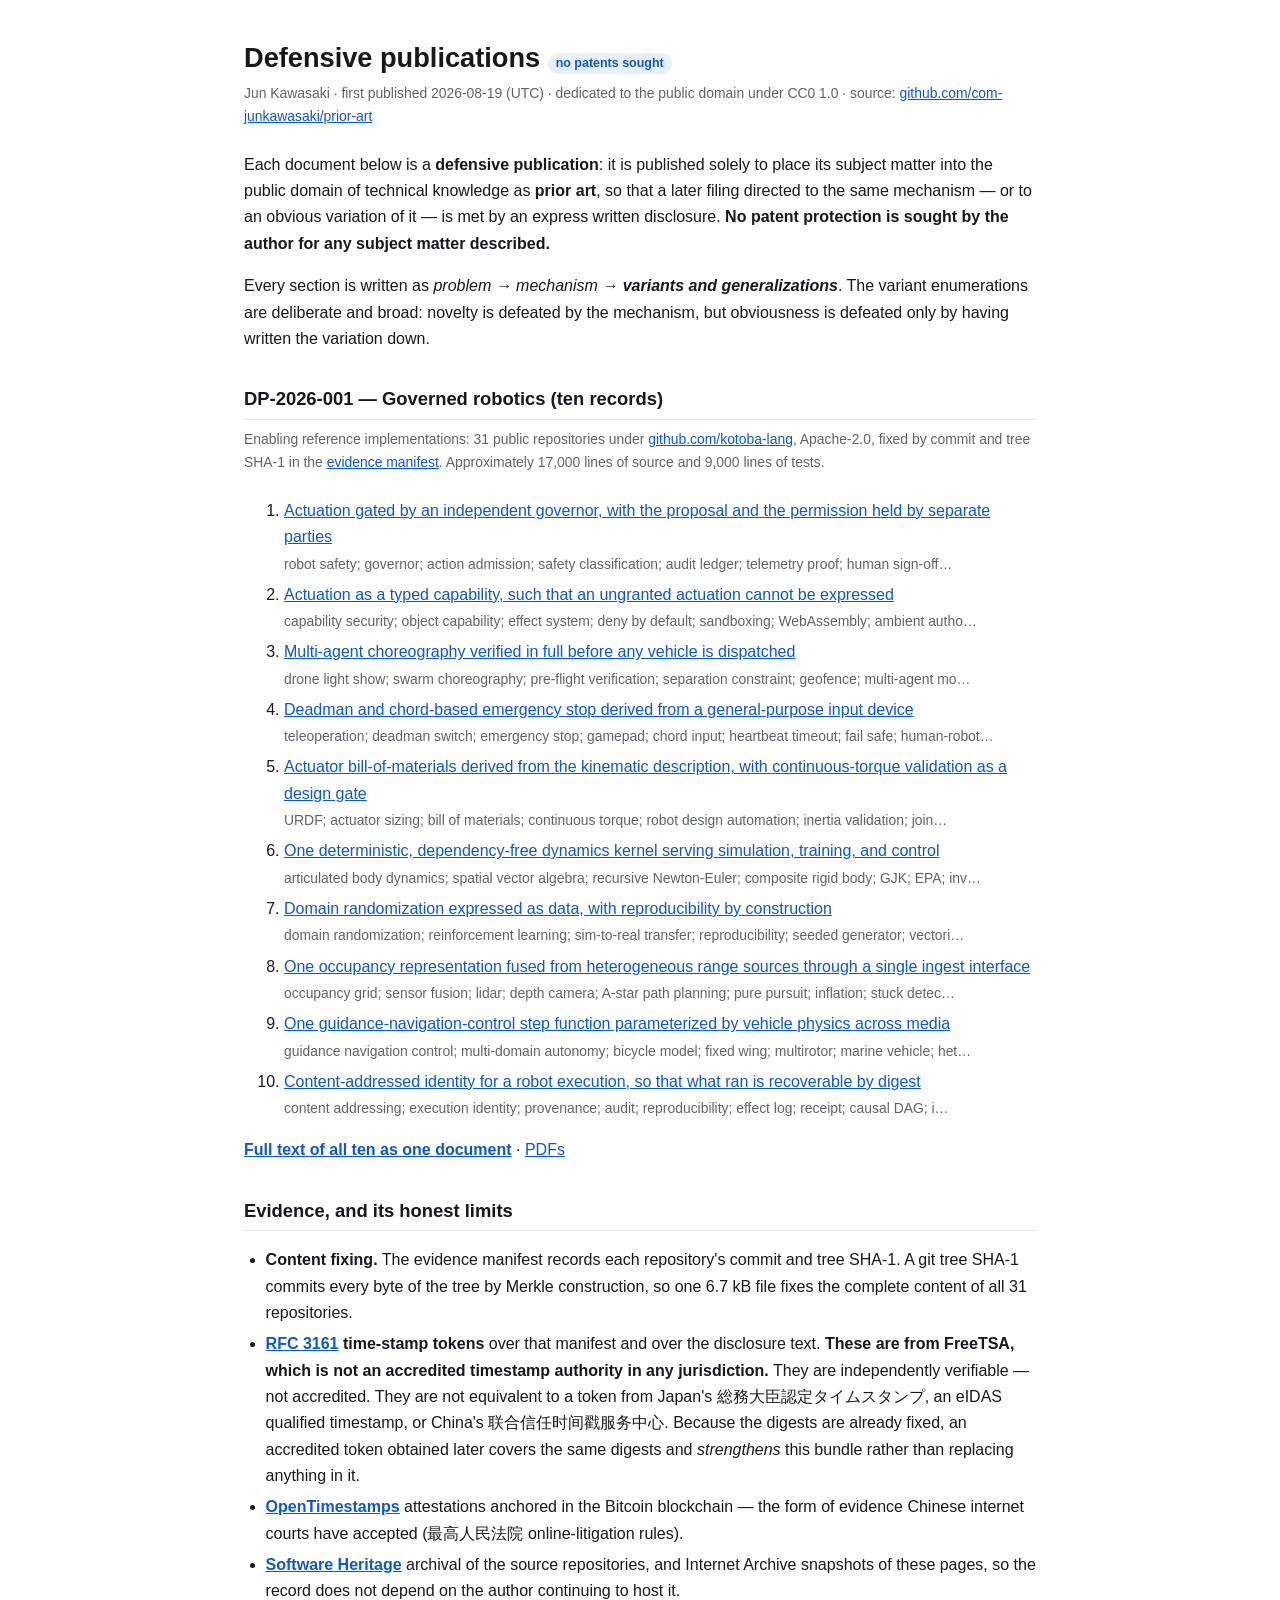
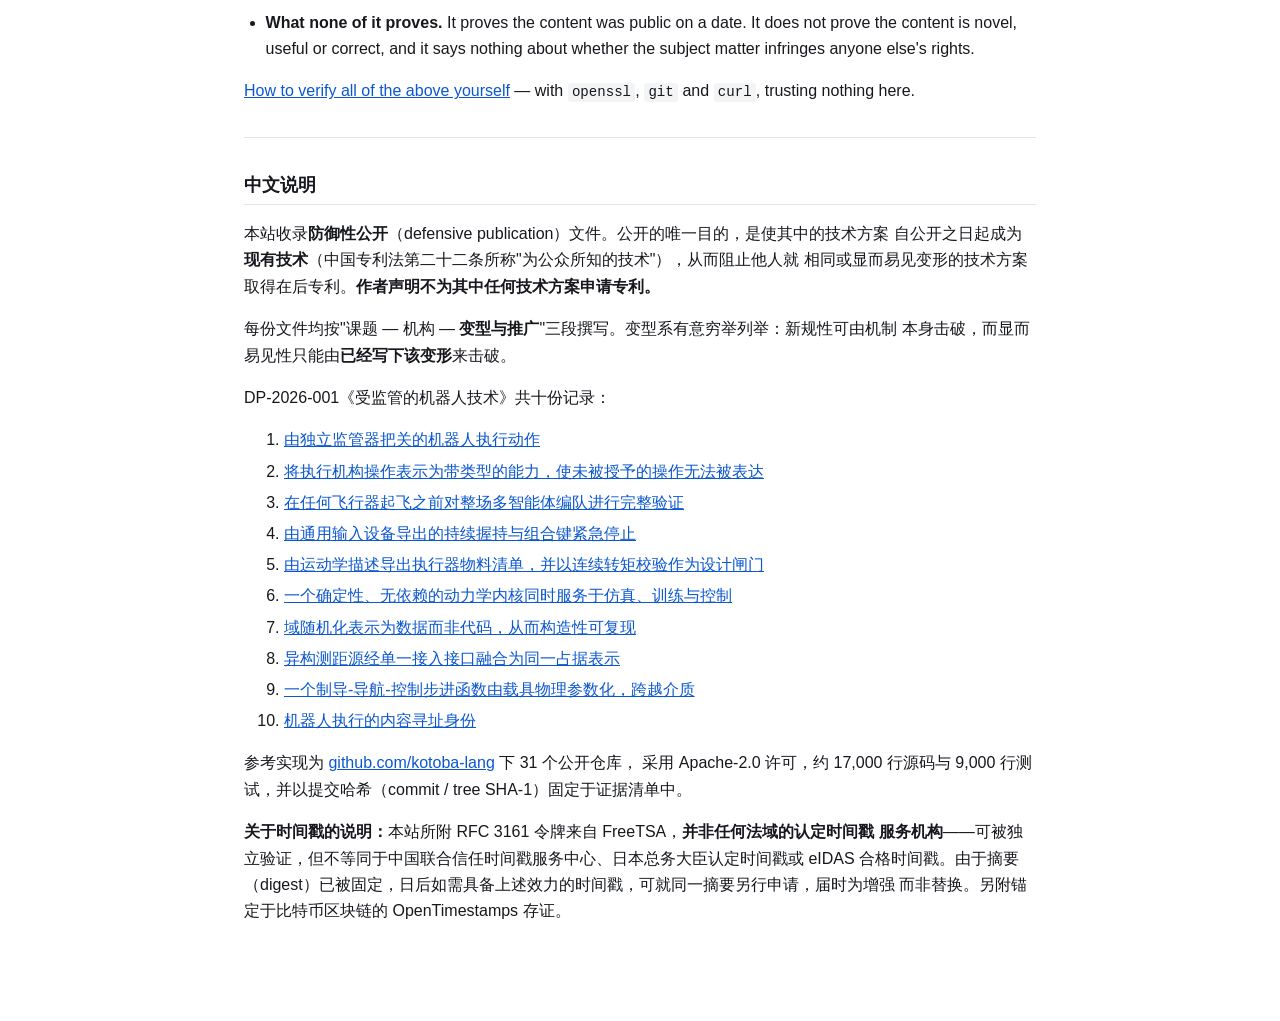
<file: docs/index.html>
<!doctype html>
<html lang="en">
<head>
<meta charset="utf-8">
<meta name="viewport" content="width=device-width,initial-scale=1">
<title>Defensive publications — prior art, no patents sought / 防御性公开</title>
<meta name="description" content="Defensive publications placing robotics mechanisms into the public domain as prior art (现有技术), with RFC 3161 and OpenTimestamps evidence. No patents sought by the author.">
<meta name="author" content="Jun Kawasaki">
<meta name="keywords" content="defensive publication; prior art; 防御性公开; 现有技术; 专利无效; robotics; 机器人; RFC 3161; OpenTimestamps; Jun Kawasaki">
<link rel="canonical" href="https://com-junkawasaki.github.io/prior-art/">
<link rel="stylesheet" href="style.css">
<meta name="DC.title" content="Defensive publications — prior art, no patents sought / 防御性公开">
<meta name="DC.creator" content="Jun Kawasaki">
<meta name="DC.date" content="2026-08-19">
<meta name="DC.rights" content="CC0 1.0 Universal">
</head>
<body>
<div class="wrap">
<h1>Defensive publications <span class="badge">no patents sought</span></h1>
<p class="meta">Jun Kawasaki · first published 2026-08-19 (UTC) · dedicated to the public domain under CC0 1.0 ·
source: <a href="https://github.com/com-junkawasaki/prior-art">github.com/com-junkawasaki/prior-art</a></p>

<p>Each document below is a <strong>defensive publication</strong>: it is published solely to place its
subject matter into the public domain of technical knowledge as <strong>prior art</strong>, so that a later
filing directed to the same mechanism — or to an obvious variation of it — is met by an express written
disclosure. <strong>No patent protection is sought by the author for any subject matter described.</strong></p>

<p>Every section is written as <em>problem → mechanism → <strong>variants and generalizations</strong></em>.
The variant enumerations are deliberate and broad: novelty is defeated by the mechanism, but obviousness is
defeated only by having written the variation down.</p>

<h2>DP-2026-001 — Governed robotics (ten records)</h2>
<p class="meta">Enabling reference implementations: 31 public repositories under
<a href="https://github.com/kotoba-lang">github.com/kotoba-lang</a>, Apache-2.0, fixed by commit and tree
SHA-1 in the <a href="https://github.com/com-junkawasaki/prior-art/blob/main/DP-2026-001-robotics/evidence-manifest.txt">evidence manifest</a>.
Approximately 17,000 lines of source and 9,000 lines of tests.</p>
<ol>
<li><a href="dp-2026-001/DP-2026-001-01-governor-gated-actuation.html">Actuation gated by an independent governor, with the proposal and the permission held by separate parties</a><br><span class="meta">robot safety; governor; action admission; safety classification; audit ledger; telemetry proof; human sign-off…</span></li>
<li><a href="dp-2026-001/DP-2026-001-02-capability-typed-actuation.html">Actuation as a typed capability, such that an ungranted actuation cannot be expressed</a><br><span class="meta">capability security; object capability; effect system; deny by default; sandboxing; WebAssembly; ambient autho…</span></li>
<li><a href="dp-2026-001/DP-2026-001-03-pre-dispatch-verified-choreography.html">Multi-agent choreography verified in full before any vehicle is dispatched</a><br><span class="meta">drone light show; swarm choreography; pre-flight verification; separation constraint; geofence; multi-agent mo…</span></li>
<li><a href="dp-2026-001/DP-2026-001-04-deadman-chord-estop.html">Deadman and chord-based emergency stop derived from a general-purpose input device</a><br><span class="meta">teleoperation; deadman switch; emergency stop; gamepad; chord input; heartbeat timeout; fail safe; human-robot…</span></li>
<li><a href="dp-2026-001/DP-2026-001-05-actuator-bom-torque-gate.html">Actuator bill-of-materials derived from the kinematic description, with continuous-torque validation as a design gate</a><br><span class="meta">URDF; actuator sizing; bill of materials; continuous torque; robot design automation; inertia validation; join…</span></li>
<li><a href="dp-2026-001/DP-2026-001-06-single-dynamics-kernel.html">One deterministic, dependency-free dynamics kernel serving simulation, training, and control</a><br><span class="meta">articulated body dynamics; spatial vector algebra; recursive Newton-Euler; composite rigid body; GJK; EPA; inv…</span></li>
<li><a href="dp-2026-001/DP-2026-001-07-domain-randomization-as-data.html">Domain randomization expressed as data, with reproducibility by construction</a><br><span class="meta">domain randomization; reinforcement learning; sim-to-real transfer; reproducibility; seeded generator; vectori…</span></li>
<li><a href="dp-2026-001/DP-2026-001-08-unified-occupancy-fusion.html">One occupancy representation fused from heterogeneous range sources through a single ingest interface</a><br><span class="meta">occupancy grid; sensor fusion; lidar; depth camera; A-star path planning; pure pursuit; inflation; stuck detec…</span></li>
<li><a href="dp-2026-001/DP-2026-001-09-vehicle-parameterized-gnc.html">One guidance-navigation-control step function parameterized by vehicle physics across media</a><br><span class="meta">guidance navigation control; multi-domain autonomy; bicycle model; fixed wing; multirotor; marine vehicle; het…</span></li>
<li><a href="dp-2026-001/DP-2026-001-10-content-addressed-execution.html">Content-addressed identity for a robot execution, so that what ran is recoverable by digest</a><br><span class="meta">content addressing; execution identity; provenance; audit; reproducibility; effect log; receipt; causal DAG; i…</span></li>
</ol>
<p><a href="dp-2026-001/full.html"><strong>Full text of all ten as one document</strong></a> ·
<a href="https://github.com/com-junkawasaki/prior-art/tree/main/DP-2026-001-robotics/tdcommons">PDFs</a></p>

<h2>Evidence, and its honest limits</h2>
<ul>
<li><strong>Content fixing.</strong> The evidence manifest records each repository's commit and tree SHA-1.
A git tree SHA-1 commits every byte of the tree by Merkle construction, so one 6.7&nbsp;kB file fixes the
complete content of all 31 repositories.</li>
<li><strong><a href="https://www.rfc-editor.org/rfc/rfc3161.html">RFC 3161</a> time-stamp tokens</strong>
over that manifest and over the disclosure text. <strong>These are from FreeTSA, which is not an accredited
timestamp authority in any jurisdiction.</strong> They are independently verifiable — not accredited. They
are not equivalent to a token from Japan's 総務大臣認定タイムスタンプ, an eIDAS qualified timestamp, or
China's 联合信任时间戳服务中心. Because the digests are already fixed, an accredited token obtained later
covers the same digests and <em>strengthens</em> this bundle rather than replacing anything in it.</li>
<li><strong><a href="https://opentimestamps.org/">OpenTimestamps</a></strong> attestations anchored in the
Bitcoin blockchain — the form of evidence Chinese internet courts have accepted (最高人民法院 online-litigation rules).</li>
<li><strong><a href="https://archive.softwareheritage.org/">Software Heritage</a></strong> archival of the
source repositories, and Internet Archive snapshots of these pages, so the record does not depend on the
author continuing to host it.</li>
<li><strong>What none of it proves.</strong> It proves the content was public on a date. It does not prove
the content is novel, useful or correct, and it says nothing about whether the subject matter infringes
anyone else's rights.</li>
</ul>
<p><a href="https://github.com/com-junkawasaki/prior-art/blob/main/DP-2026-001-robotics/VERIFY.md">How to verify all of the above yourself</a>
— with <code>openssl</code>, <code>git</code> and <code>curl</code>, trusting nothing here.</p>

<hr>
<h2 lang="zh">中文说明</h2>
<div class="zh" lang="zh">
<p>本站收录<strong>防御性公开</strong>（defensive publication）文件。公开的唯一目的，是使其中的技术方案
自公开之日起成为<strong>现有技术</strong>（中国专利法第二十二条所称"为公众所知的技术"），从而阻止他人就
相同或显而易见变形的技术方案取得在后专利。<strong>作者声明不为其中任何技术方案申请专利。</strong></p>
<p>每份文件均按"课题 — 机构 — <strong>变型与推广</strong>"三段撰写。变型系有意穷举列举：新规性可由机制
本身击破，而显而易见性只能由<strong>已经写下该变形</strong>来击破。</p>
<p>DP-2026-001《受监管的机器人技术》共十份记录：</p>
<ol>
<li><a href="dp-2026-001/DP-2026-001-01-governor-gated-actuation.html">由独立监管器把关的机器人执行动作</a></li>
<li><a href="dp-2026-001/DP-2026-001-02-capability-typed-actuation.html">将执行机构操作表示为带类型的能力，使未被授予的操作无法被表达</a></li>
<li><a href="dp-2026-001/DP-2026-001-03-pre-dispatch-verified-choreography.html">在任何飞行器起飞之前对整场多智能体编队进行完整验证</a></li>
<li><a href="dp-2026-001/DP-2026-001-04-deadman-chord-estop.html">由通用输入设备导出的持续握持与组合键紧急停止</a></li>
<li><a href="dp-2026-001/DP-2026-001-05-actuator-bom-torque-gate.html">由运动学描述导出执行器物料清单，并以连续转矩校验作为设计闸门</a></li>
<li><a href="dp-2026-001/DP-2026-001-06-single-dynamics-kernel.html">一个确定性、无依赖的动力学内核同时服务于仿真、训练与控制</a></li>
<li><a href="dp-2026-001/DP-2026-001-07-domain-randomization-as-data.html">域随机化表示为数据而非代码，从而构造性可复现</a></li>
<li><a href="dp-2026-001/DP-2026-001-08-unified-occupancy-fusion.html">异构测距源经单一接入接口融合为同一占据表示</a></li>
<li><a href="dp-2026-001/DP-2026-001-09-vehicle-parameterized-gnc.html">一个制导-导航-控制步进函数由载具物理参数化，跨越介质</a></li>
<li><a href="dp-2026-001/DP-2026-001-10-content-addressed-execution.html">机器人执行的内容寻址身份</a></li>
</ol>
<p>参考实现为 <a href="https://github.com/kotoba-lang">github.com/kotoba-lang</a> 下 31 个公开仓库，
采用 Apache-2.0 许可，约 17,000 行源码与 9,000 行测试，并以提交哈希（commit / tree SHA-1）固定于证据清单中。</p>
<p><strong>关于时间戳的说明：</strong>本站所附 RFC 3161 令牌来自 FreeTSA，<strong>并非任何法域的认定时间戳
服务机构</strong>——可被独立验证，但不等同于中国联合信任时间戳服务中心、日本总务大臣认定时间戳或 eIDAS
合格时间戳。由于摘要（digest）已被固定，日后如需具备上述效力的时间戳，可就同一摘要另行申请，届时为增强
而非替换。另附锚定于比特币区块链的 OpenTimestamps 存证。</p>
</div>

</div>
</body>
</html>
</file>
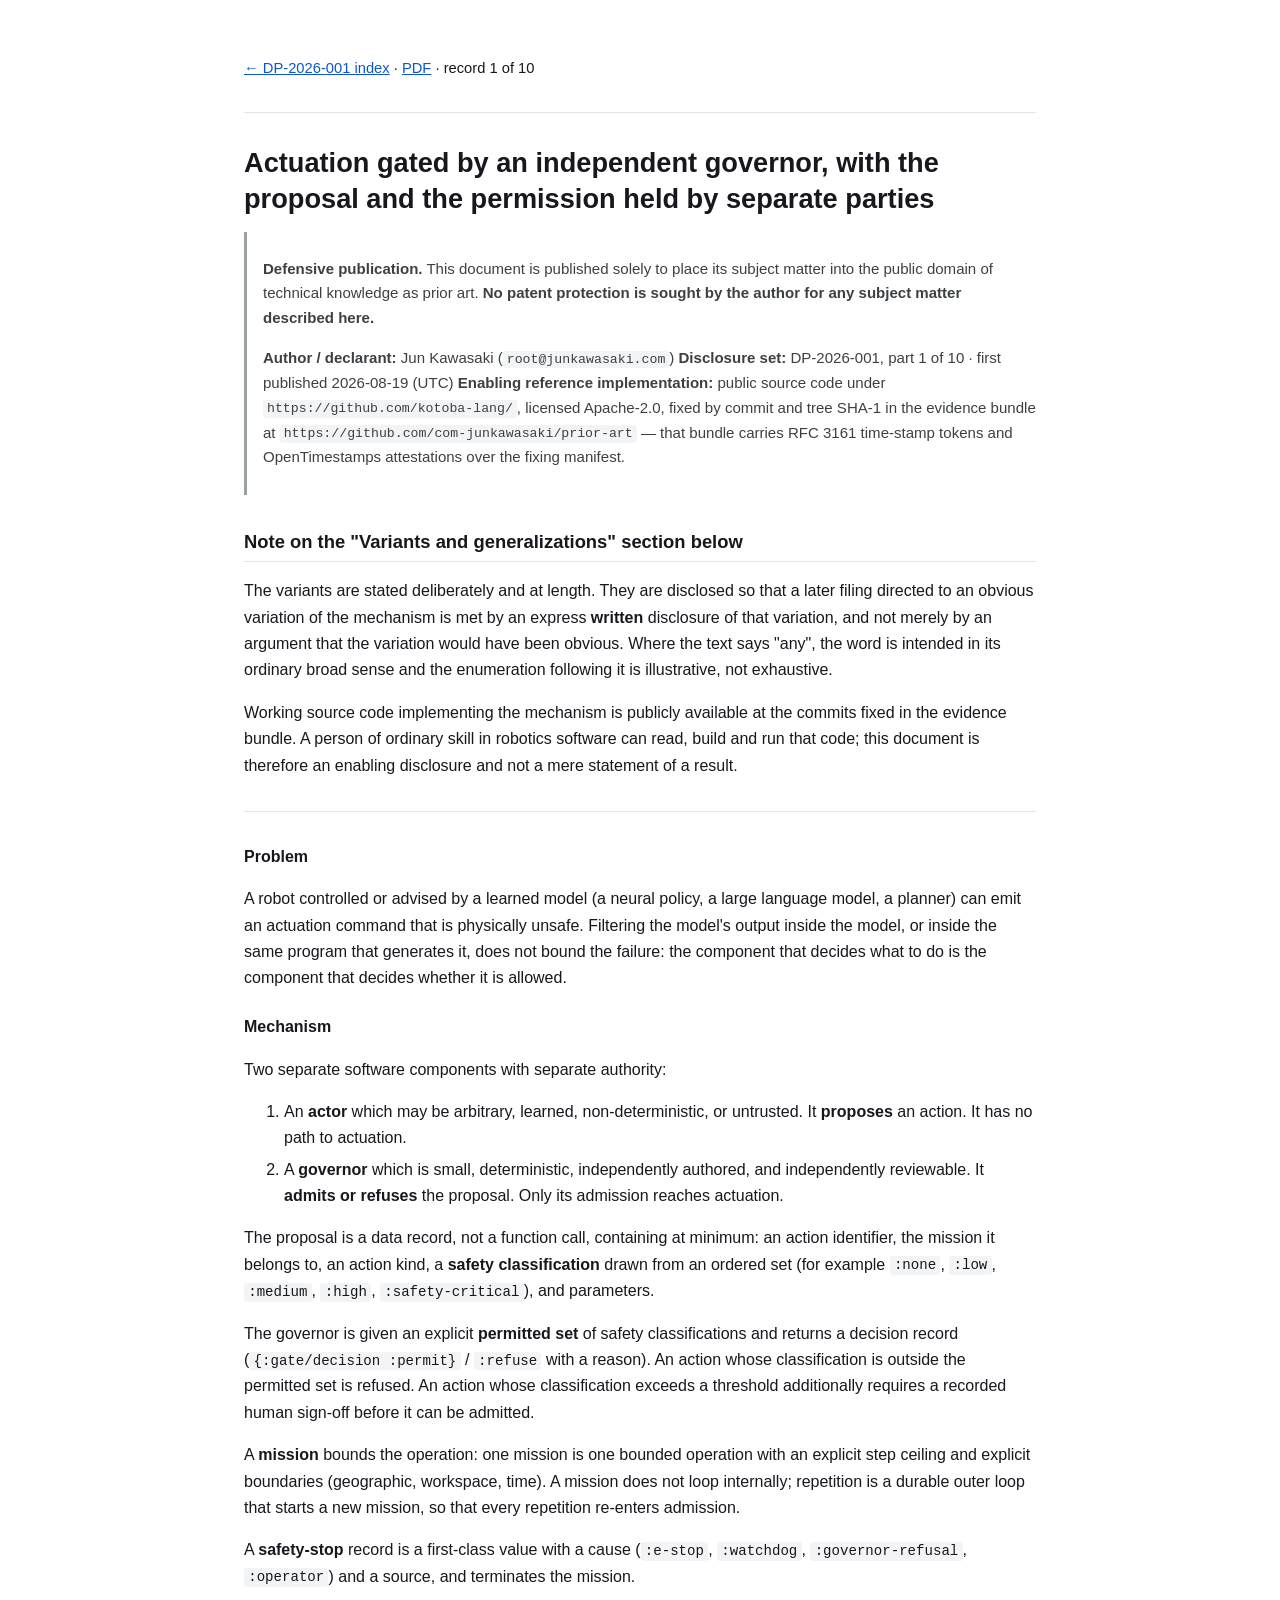
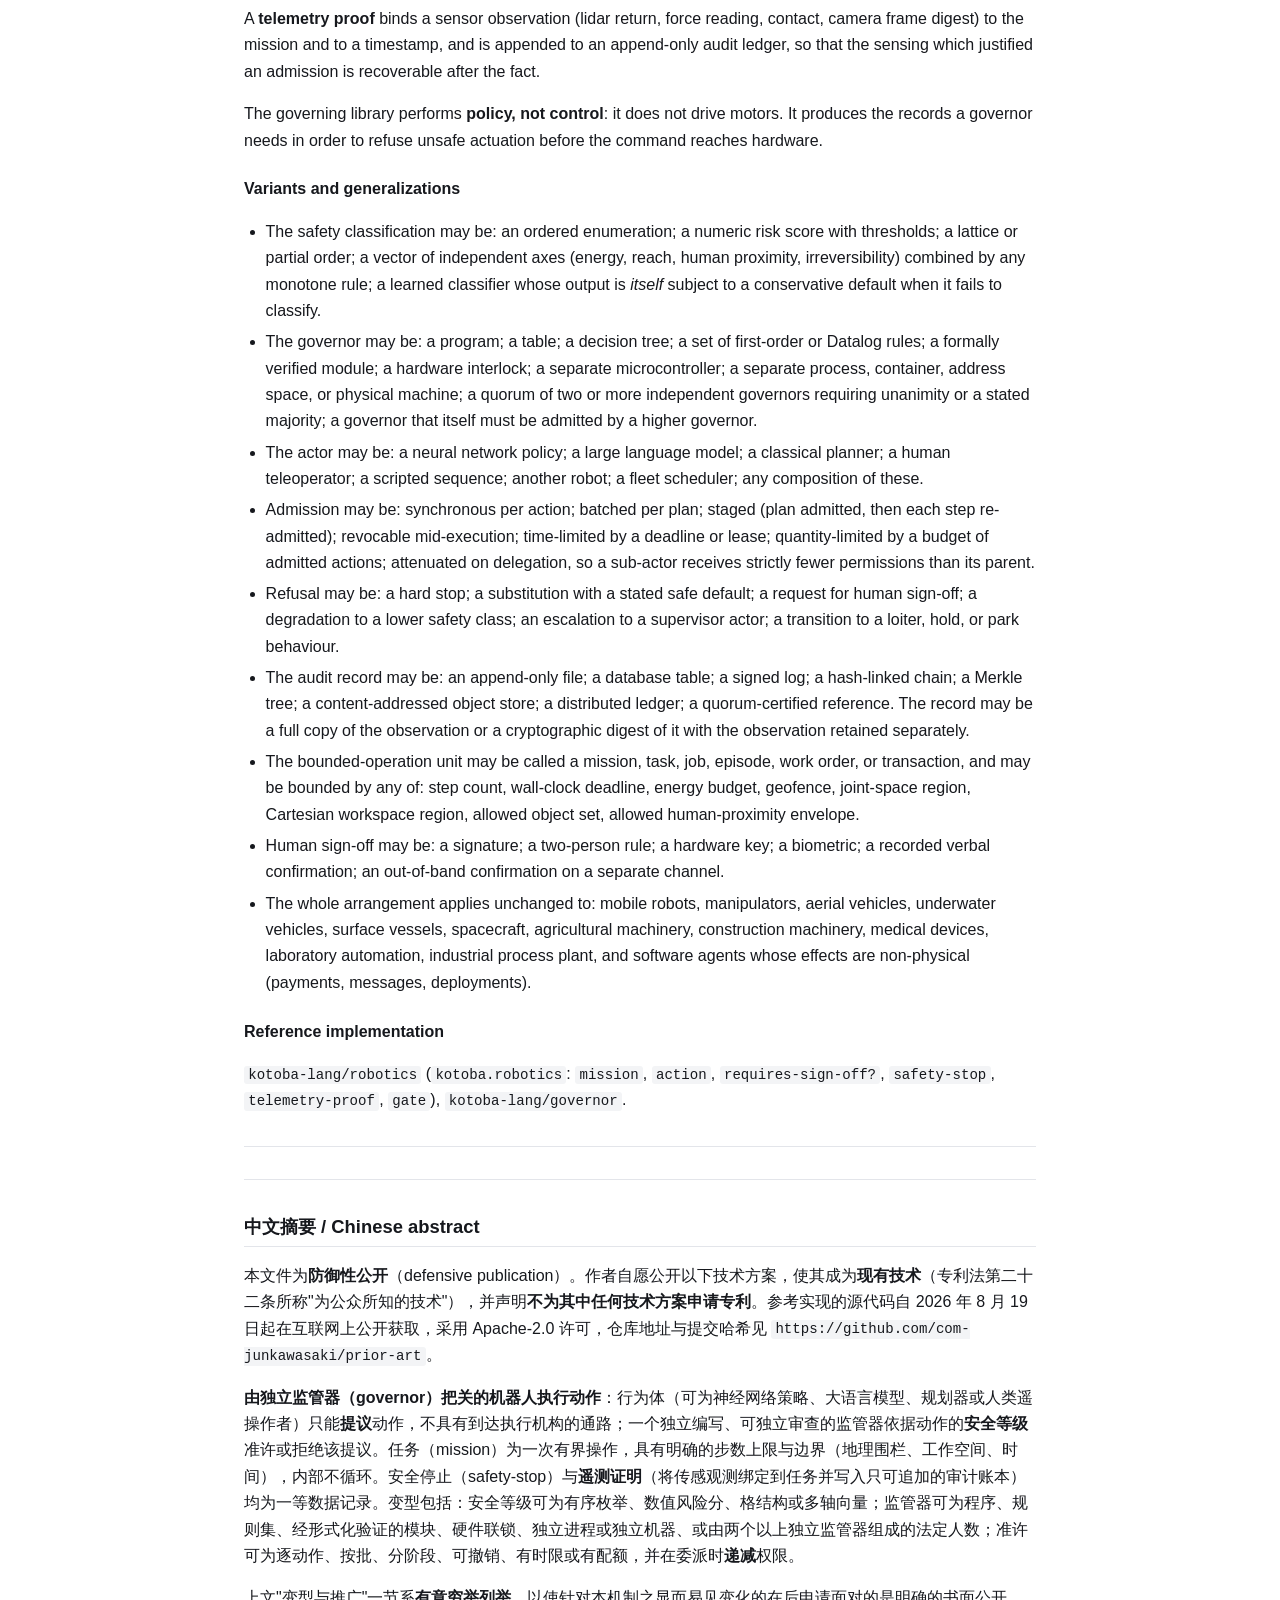
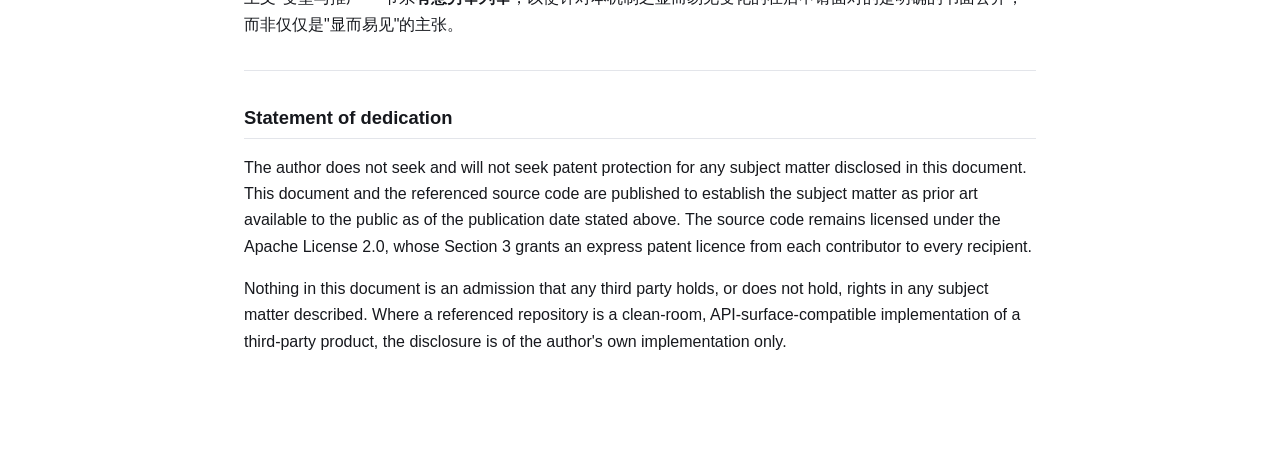
<file: docs/dp-2026-001/DP-2026-001-01-governor-gated-actuation.html>
<!doctype html>
<html lang="en">
<head>
<meta charset="utf-8">
<meta name="viewport" content="width=device-width,initial-scale=1">
<title>Actuation gated by an independent governor, with the proposal and the permission held by separate parties</title>
<meta name="description" content="A robot controlled or advised by a learned model (a neural policy, a large language model, a planner) can emit an actuation command that is physically unsafe. Filtering the model&#x27;s output inside the model, or inside the same program that generates it, does not bound the failure: the component that d">
<meta name="author" content="Jun Kawasaki">
<link rel="canonical" href="https://com-junkawasaki.github.io/prior-art/dp-2026-001/DP-2026-001-01-governor-gated-actuation.html">
<link rel="stylesheet" href="../style.css">
<meta name="keywords" content="robot safety; governor; action admission; safety classification; audit ledger; telemetry proof; human sign-off; mission bounding; autonomous systems; AI safety">
<meta name="DC.title" content="Actuation gated by an independent governor, with the proposal and the permission held by separate parties">
<meta name="DC.creator" content="Jun Kawasaki">
<meta name="DC.date" content="2026-08-19">
<meta name="DC.type" content="Text">
<meta name="DC.rights" content="CC0 1.0 Universal">
<meta name="citation_title" content="Actuation gated by an independent governor, with the proposal and the permission held by separate parties">
<meta name="citation_author" content="Kawasaki, Jun">
<meta name="citation_publication_date" content="2026/08/19">
<meta name="citation_technical_report_institution" content="Defensive publication DP-2026-001">
<meta name="citation_abstract_html_url" content="https://com-junkawasaki.github.io/prior-art/dp-2026-001/DP-2026-001-01-governor-gated-actuation.html">
<meta name="citation_pdf_url" content="https://com-junkawasaki.github.io/prior-art/dp-2026-001/pdf/DP-2026-001-01-governor-gated-actuation.pdf">
</head>
<body>
<div class="wrap">
<nav class="rec"><p><a href="../">← DP-2026-001 index</a> · <a href="pdf/DP-2026-001-01-governor-gated-actuation.pdf">PDF</a> · record 1 of 10</p></nav>
<hr>
<h1
id="actuation-gated-by-an-independent-governor-with-the-proposal-and-the-permission-held-by-separate-parties">Actuation
gated by an independent governor, with the proposal and the permission
held by separate parties</h1>
<blockquote>
<p><strong>Defensive publication.</strong> This document is published
solely to place its subject matter into the public domain of technical
knowledge as prior art. <strong>No patent protection is sought by the
author for any subject matter described here.</strong></p>
<p><strong>Author / declarant:</strong> Jun Kawasaki
(<code>root@junkawasaki.com</code>) <strong>Disclosure set:</strong>
DP-2026-001, part 1 of 10 · first published 2026-08-19 (UTC)
<strong>Enabling reference implementation:</strong> public source code
under <code>https://github.com/kotoba-lang/</code>, licensed Apache-2.0,
fixed by commit and tree SHA-1 in the evidence bundle at
<code>https://github.com/com-junkawasaki/prior-art</code> — that bundle
carries RFC 3161 time-stamp tokens and OpenTimestamps attestations over
the fixing manifest.</p>
</blockquote>
<h2 id="note-on-the-variants-and-generalizations-section-below">Note on
the "Variants and generalizations" section below</h2>
<p>The variants are stated deliberately and at length. They are
disclosed so that a later filing directed to an obvious variation of the
mechanism is met by an express <strong>written</strong> disclosure of
that variation, and not merely by an argument that the variation would
have been obvious. Where the text says "any", the word is intended in
its ordinary broad sense and the enumeration following it is
illustrative, not exhaustive.</p>
<p>Working source code implementing the mechanism is publicly available
at the commits fixed in the evidence bundle. A person of ordinary skill
in robotics software can read, build and run that code; this document is
therefore an enabling disclosure and not a mere statement of a
result.</p>
<hr />
<h3 id="problem">Problem</h3>
<p>A robot controlled or advised by a learned model (a neural policy, a
large language model, a planner) can emit an actuation command that is
physically unsafe. Filtering the model's output inside the model, or
inside the same program that generates it, does not bound the failure:
the component that decides what to do is the component that decides
whether it is allowed.</p>
<h3 id="mechanism">Mechanism</h3>
<p>Two separate software components with separate authority:</p>
<ol type="1">
<li>An <strong>actor</strong> which may be arbitrary, learned,
non-deterministic, or untrusted. It <strong>proposes</strong> an action.
It has no path to actuation.</li>
<li>A <strong>governor</strong> which is small, deterministic,
independently authored, and independently reviewable. It <strong>admits
or refuses</strong> the proposal. Only its admission reaches
actuation.</li>
</ol>
<p>The proposal is a data record, not a function call, containing at
minimum: an action identifier, the mission it belongs to, an action
kind, a <strong>safety classification</strong> drawn from an ordered set
(for example <code>:none</code>, <code>:low</code>,
<code>:medium</code>, <code>:high</code>,
<code>:safety-critical</code>), and parameters.</p>
<p>The governor is given an explicit <strong>permitted set</strong> of
safety classifications and returns a decision record
(<code>{:gate/decision :permit}</code> / <code>:refuse</code> with a
reason). An action whose classification is outside the permitted set is
refused. An action whose classification exceeds a threshold additionally
requires a recorded human sign-off before it can be admitted.</p>
<p>A <strong>mission</strong> bounds the operation: one mission is one
bounded operation with an explicit step ceiling and explicit boundaries
(geographic, workspace, time). A mission does not loop internally;
repetition is a durable outer loop that starts a new mission, so that
every repetition re-enters admission.</p>
<p>A <strong>safety-stop</strong> record is a first-class value with a
cause (<code>:e-stop</code>, <code>:watchdog</code>,
<code>:governor-refusal</code>, <code>:operator</code>) and a source,
and terminates the mission.</p>
<p>A <strong>telemetry proof</strong> binds a sensor observation (lidar
return, force reading, contact, camera frame digest) to the mission and
to a timestamp, and is appended to an append-only audit ledger, so that
the sensing which justified an admission is recoverable after the
fact.</p>
<p>The governing library performs <strong>policy, not control</strong>:
it does not drive motors. It produces the records a governor needs in
order to refuse unsafe actuation before the command reaches
hardware.</p>
<h3 id="variants-and-generalizations">Variants and generalizations</h3>
<ul>
<li>The safety classification may be: an ordered enumeration; a numeric
risk score with thresholds; a lattice or partial order; a vector of
independent axes (energy, reach, human proximity, irreversibility)
combined by any monotone rule; a learned classifier whose output is
<em>itself</em> subject to a conservative default when it fails to
classify.</li>
<li>The governor may be: a program; a table; a decision tree; a set of
first-order or Datalog rules; a formally verified module; a hardware
interlock; a separate microcontroller; a separate process, container,
address space, or physical machine; a quorum of two or more independent
governors requiring unanimity or a stated majority; a governor that
itself must be admitted by a higher governor.</li>
<li>The actor may be: a neural network policy; a large language model; a
classical planner; a human teleoperator; a scripted sequence; another
robot; a fleet scheduler; any composition of these.</li>
<li>Admission may be: synchronous per action; batched per plan; staged
(plan admitted, then each step re-admitted); revocable mid-execution;
time-limited by a deadline or lease; quantity-limited by a budget of
admitted actions; attenuated on delegation, so a sub-actor receives
strictly fewer permissions than its parent.</li>
<li>Refusal may be: a hard stop; a substitution with a stated safe
default; a request for human sign-off; a degradation to a lower safety
class; an escalation to a supervisor actor; a transition to a loiter,
hold, or park behaviour.</li>
<li>The audit record may be: an append-only file; a database table; a
signed log; a hash-linked chain; a Merkle tree; a content-addressed
object store; a distributed ledger; a quorum-certified reference. The
record may be a full copy of the observation or a cryptographic digest
of it with the observation retained separately.</li>
<li>The bounded-operation unit may be called a mission, task, job,
episode, work order, or transaction, and may be bounded by any of: step
count, wall-clock deadline, energy budget, geofence, joint-space region,
Cartesian workspace region, allowed object set, allowed human-proximity
envelope.</li>
<li>Human sign-off may be: a signature; a two-person rule; a hardware
key; a biometric; a recorded verbal confirmation; an out-of-band
confirmation on a separate channel.</li>
<li>The whole arrangement applies unchanged to: mobile robots,
manipulators, aerial vehicles, underwater vehicles, surface vessels,
spacecraft, agricultural machinery, construction machinery, medical
devices, laboratory automation, industrial process plant, and software
agents whose effects are non-physical (payments, messages,
deployments).</li>
</ul>
<h3 id="reference-implementation">Reference implementation</h3>
<p><code>kotoba-lang/robotics</code> (<code>kotoba.robotics</code>:
<code>mission</code>, <code>action</code>,
<code>requires-sign-off?</code>, <code>safety-stop</code>,
<code>telemetry-proof</code>, <code>gate</code>),
<code>kotoba-lang/governor</code>.</p>
<hr />
<hr />
<h2 id="中文摘要--chinese-abstract">中文摘要 / Chinese abstract</h2>
<p>本文件为<strong>防御性公开</strong>（defensive
publication）。作者自愿公开以下技术方案，使其成为<strong>现有技术</strong>（专利法第二十二条所称"为公众所知的技术"），并声明<strong>不为其中任何技术方案申请专利</strong>。参考实现的源代码自
2026 年 8 月 19 日起在互联网上公开获取，采用 Apache-2.0
许可，仓库地址与提交哈希见
<code>https://github.com/com-junkawasaki/prior-art</code>。</p>
<p><strong>由独立监管器（governor）把关的机器人执行动作</strong>：行为体（可为神经网络策略、大语言模型、规划器或人类遥操作者）只能<strong>提议</strong>动作，不具有到达执行机构的通路；一个独立编写、可独立审查的监管器依据动作的<strong>安全等级</strong>准许或拒绝该提议。任务（mission）为一次有界操作，具有明确的步数上限与边界（地理围栏、工作空间、时间），内部不循环。安全停止（safety-stop）与<strong>遥测证明</strong>（将传感观测绑定到任务并写入只可追加的审计账本）均为一等数据记录。变型包括：安全等级可为有序枚举、数值风险分、格结构或多轴向量；监管器可为程序、规则集、经形式化验证的模块、硬件联锁、独立进程或独立机器、或由两个以上独立监管器组成的法定人数；准许可为逐动作、按批、分阶段、可撤销、有时限或有配额，并在委派时<strong>递减</strong>权限。</p>
<p>上文"变型与推广"一节系<strong>有意穷举列举</strong>，以使针对本机制之显而易见变化的在后申请面对的是明确的书面公开，而非仅仅是"显而易见"的主张。</p>
<hr />
<h2 id="statement-of-dedication">Statement of dedication</h2>
<p>The author does not seek and will not seek patent protection for any
subject matter disclosed in this document. This document and the
referenced source code are published to establish the subject matter as
prior art available to the public as of the publication date stated
above. The source code remains licensed under the Apache License 2.0,
whose Section 3 grants an express patent licence from each contributor
to every recipient.</p>
<p>Nothing in this document is an admission that any third party holds,
or does not hold, rights in any subject matter described. Where a
referenced repository is a clean-room, API-surface-compatible
implementation of a third-party product, the disclosure is of the
author's own implementation only.</p>

</div>
</body>
</html>
</file>
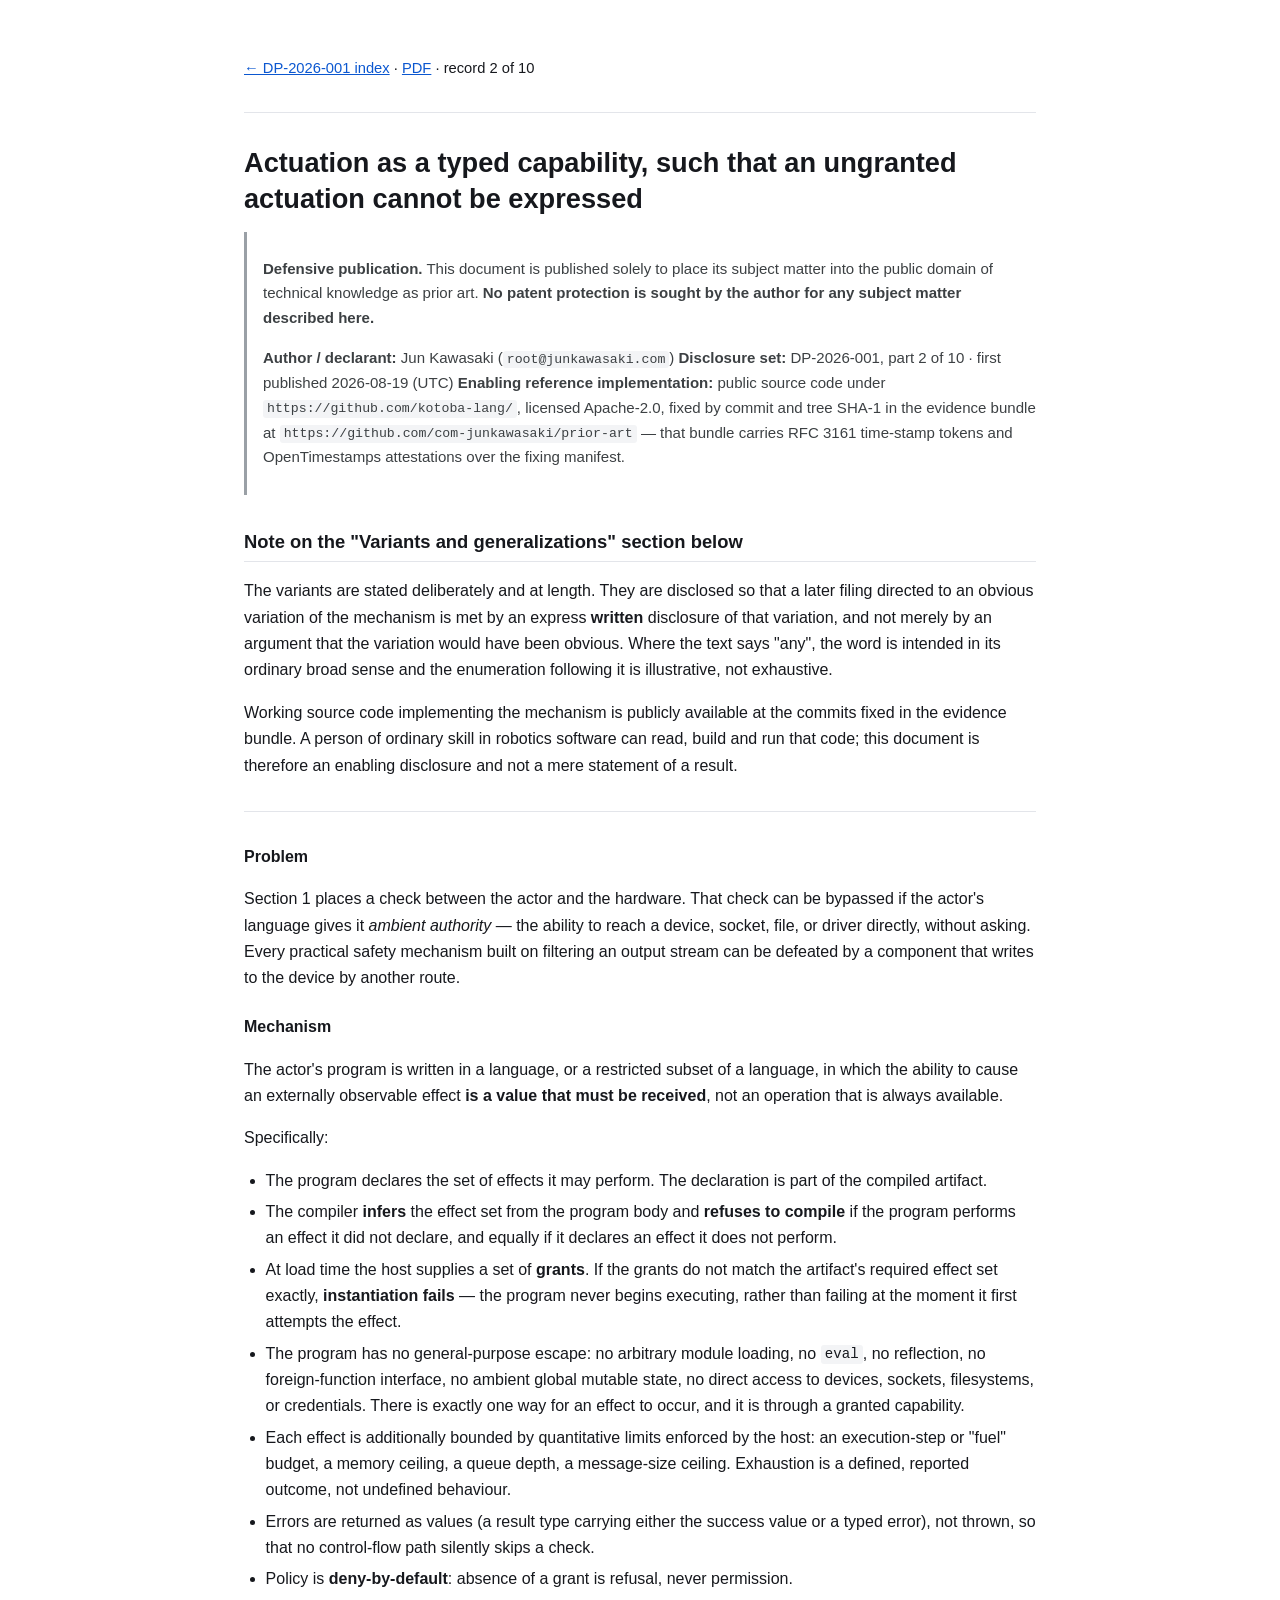
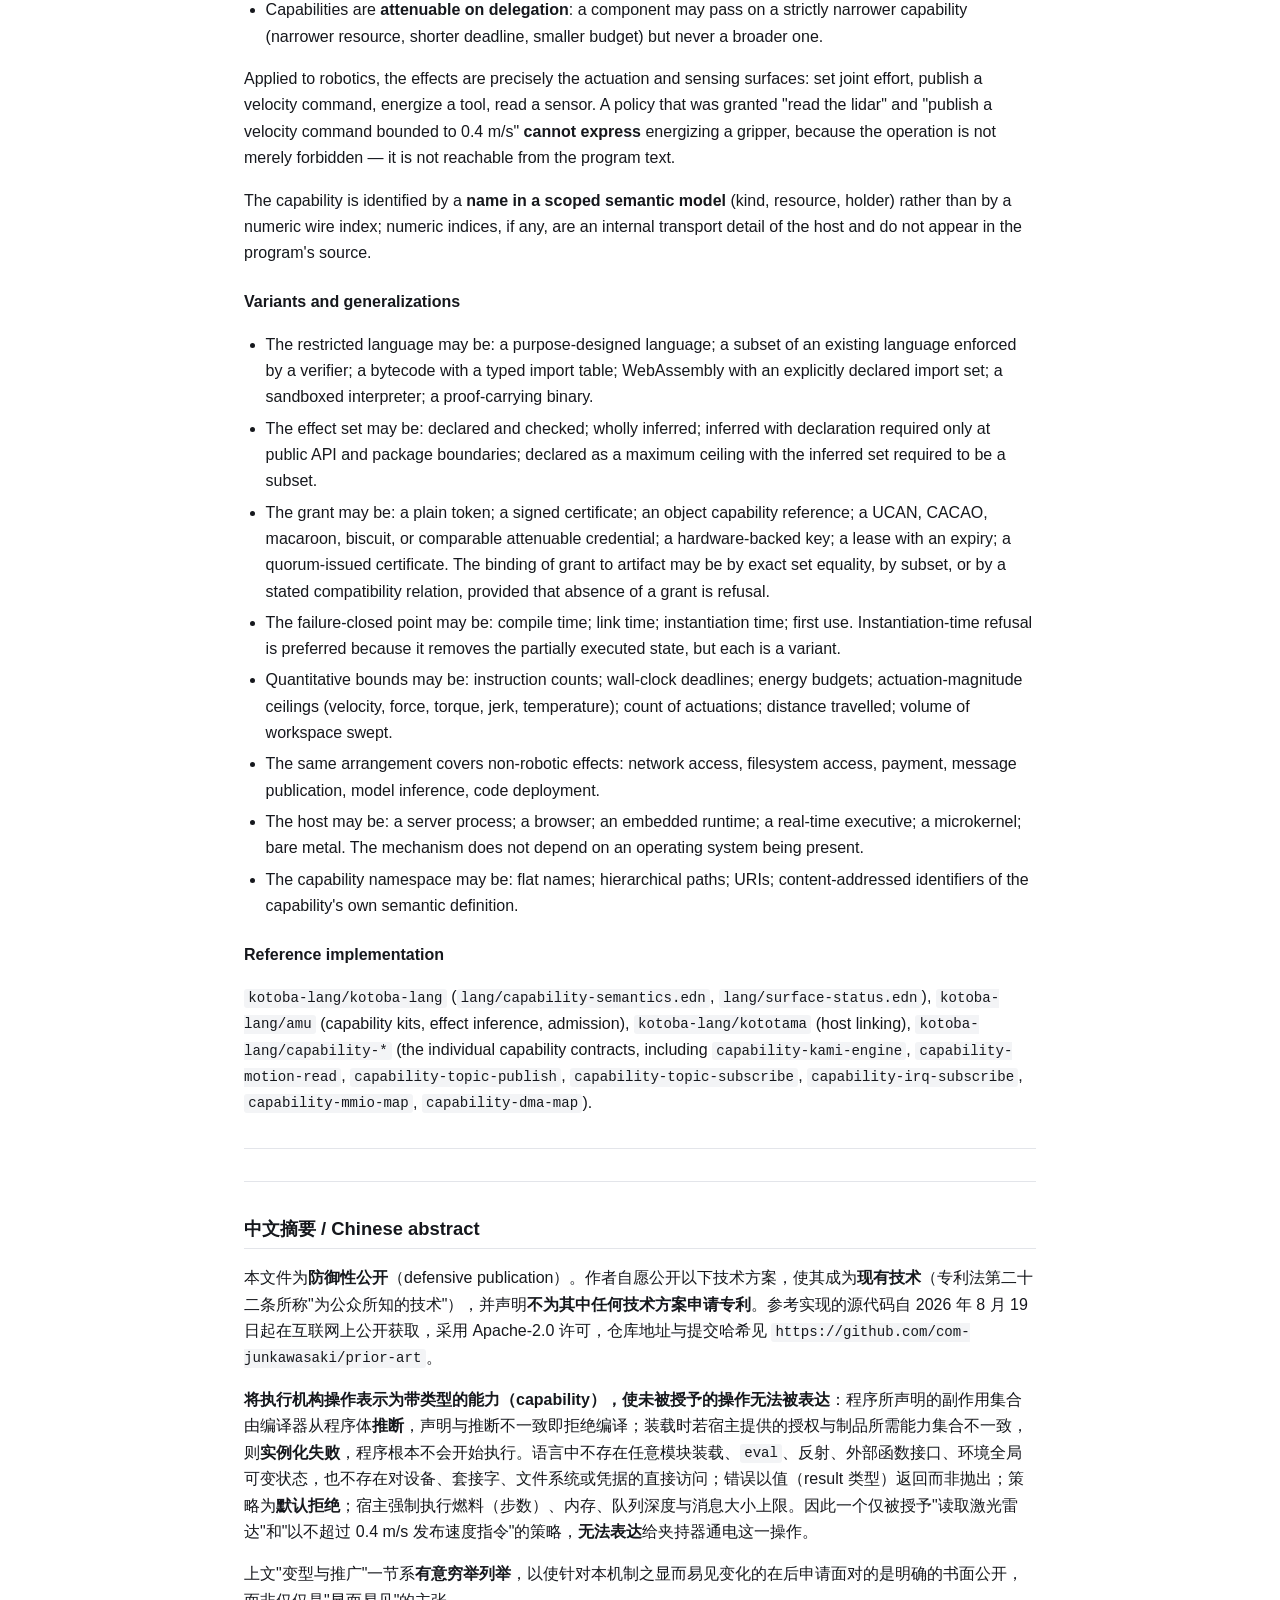
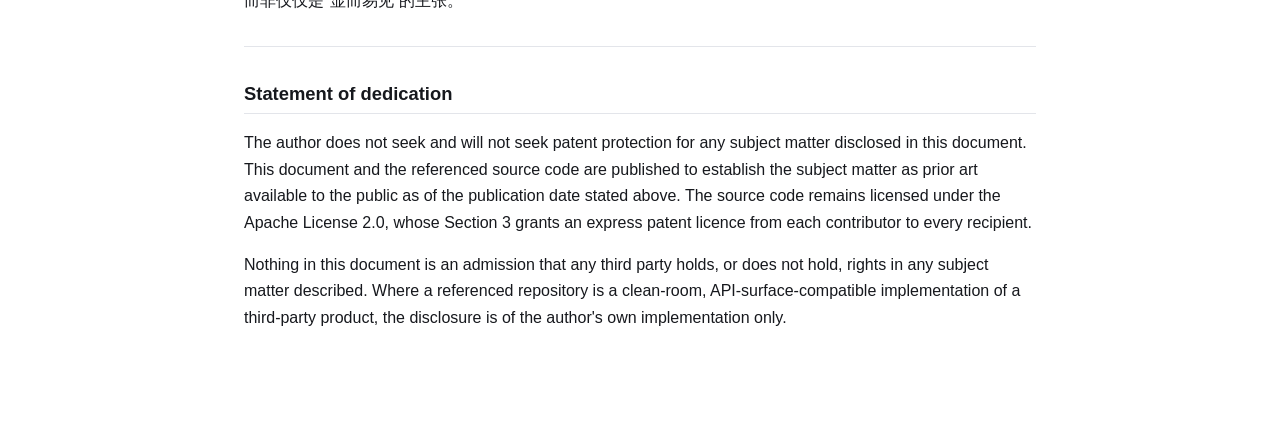
<file: docs/dp-2026-001/DP-2026-001-02-capability-typed-actuation.html>
<!doctype html>
<html lang="en">
<head>
<meta charset="utf-8">
<meta name="viewport" content="width=device-width,initial-scale=1">
<title>Actuation as a typed capability, such that an ungranted actuation cannot be expressed</title>
<meta name="description" content="Section 1 places a check between the actor and the hardware. That check can be bypassed if the actor&#x27;s language gives it *ambient authority* — the ability to reach a device, socket, file, or driver directly, without asking. Every practical safety mechanism built on filtering an output stream can be ">
<meta name="author" content="Jun Kawasaki">
<link rel="canonical" href="https://com-junkawasaki.github.io/prior-art/dp-2026-001/DP-2026-001-02-capability-typed-actuation.html">
<link rel="stylesheet" href="../style.css">
<meta name="keywords" content="capability security; object capability; effect system; deny by default; sandboxing; WebAssembly; ambient authority; robot actuation; least privilege; fail closed">
<meta name="DC.title" content="Actuation as a typed capability, such that an ungranted actuation cannot be expressed">
<meta name="DC.creator" content="Jun Kawasaki">
<meta name="DC.date" content="2026-08-19">
<meta name="DC.type" content="Text">
<meta name="DC.rights" content="CC0 1.0 Universal">
<meta name="citation_title" content="Actuation as a typed capability, such that an ungranted actuation cannot be expressed">
<meta name="citation_author" content="Kawasaki, Jun">
<meta name="citation_publication_date" content="2026/08/19">
<meta name="citation_technical_report_institution" content="Defensive publication DP-2026-001">
<meta name="citation_abstract_html_url" content="https://com-junkawasaki.github.io/prior-art/dp-2026-001/DP-2026-001-02-capability-typed-actuation.html">
<meta name="citation_pdf_url" content="https://com-junkawasaki.github.io/prior-art/dp-2026-001/pdf/DP-2026-001-02-capability-typed-actuation.pdf">
</head>
<body>
<div class="wrap">
<nav class="rec"><p><a href="../">← DP-2026-001 index</a> · <a href="pdf/DP-2026-001-02-capability-typed-actuation.pdf">PDF</a> · record 2 of 10</p></nav>
<hr>
<h1
id="actuation-as-a-typed-capability-such-that-an-ungranted-actuation-cannot-be-expressed">Actuation
as a typed capability, such that an ungranted actuation cannot be
expressed</h1>
<blockquote>
<p><strong>Defensive publication.</strong> This document is published
solely to place its subject matter into the public domain of technical
knowledge as prior art. <strong>No patent protection is sought by the
author for any subject matter described here.</strong></p>
<p><strong>Author / declarant:</strong> Jun Kawasaki
(<code>root@junkawasaki.com</code>) <strong>Disclosure set:</strong>
DP-2026-001, part 2 of 10 · first published 2026-08-19 (UTC)
<strong>Enabling reference implementation:</strong> public source code
under <code>https://github.com/kotoba-lang/</code>, licensed Apache-2.0,
fixed by commit and tree SHA-1 in the evidence bundle at
<code>https://github.com/com-junkawasaki/prior-art</code> — that bundle
carries RFC 3161 time-stamp tokens and OpenTimestamps attestations over
the fixing manifest.</p>
</blockquote>
<h2 id="note-on-the-variants-and-generalizations-section-below">Note on
the "Variants and generalizations" section below</h2>
<p>The variants are stated deliberately and at length. They are
disclosed so that a later filing directed to an obvious variation of the
mechanism is met by an express <strong>written</strong> disclosure of
that variation, and not merely by an argument that the variation would
have been obvious. Where the text says "any", the word is intended in
its ordinary broad sense and the enumeration following it is
illustrative, not exhaustive.</p>
<p>Working source code implementing the mechanism is publicly available
at the commits fixed in the evidence bundle. A person of ordinary skill
in robotics software can read, build and run that code; this document is
therefore an enabling disclosure and not a mere statement of a
result.</p>
<hr />
<h3 id="problem">Problem</h3>
<p>Section 1 places a check between the actor and the hardware. That
check can be bypassed if the actor's language gives it <em>ambient
authority</em> — the ability to reach a device, socket, file, or driver
directly, without asking. Every practical safety mechanism built on
filtering an output stream can be defeated by a component that writes to
the device by another route.</p>
<h3 id="mechanism">Mechanism</h3>
<p>The actor's program is written in a language, or a restricted subset
of a language, in which the ability to cause an externally observable
effect <strong>is a value that must be received</strong>, not an
operation that is always available.</p>
<p>Specifically:</p>
<ul>
<li>The program declares the set of effects it may perform. The
declaration is part of the compiled artifact.</li>
<li>The compiler <strong>infers</strong> the effect set from the program
body and <strong>refuses to compile</strong> if the program performs an
effect it did not declare, and equally if it declares an effect it does
not perform.</li>
<li>At load time the host supplies a set of <strong>grants</strong>. If
the grants do not match the artifact's required effect set exactly,
<strong>instantiation fails</strong> — the program never begins
executing, rather than failing at the moment it first attempts the
effect.</li>
<li>The program has no general-purpose escape: no arbitrary module
loading, no <code>eval</code>, no reflection, no foreign-function
interface, no ambient global mutable state, no direct access to devices,
sockets, filesystems, or credentials. There is exactly one way for an
effect to occur, and it is through a granted capability.</li>
<li>Each effect is additionally bounded by quantitative limits enforced
by the host: an execution-step or "fuel" budget, a memory ceiling, a
queue depth, a message-size ceiling. Exhaustion is a defined, reported
outcome, not undefined behaviour.</li>
<li>Errors are returned as values (a result type carrying either the
success value or a typed error), not thrown, so that no control-flow
path silently skips a check.</li>
<li>Policy is <strong>deny-by-default</strong>: absence of a grant is
refusal, never permission.</li>
<li>Capabilities are <strong>attenuable on delegation</strong>: a
component may pass on a strictly narrower capability (narrower resource,
shorter deadline, smaller budget) but never a broader one.</li>
</ul>
<p>Applied to robotics, the effects are precisely the actuation and
sensing surfaces: set joint effort, publish a velocity command, energize
a tool, read a sensor. A policy that was granted "read the lidar" and
"publish a velocity command bounded to 0.4 m/s" <strong>cannot
express</strong> energizing a gripper, because the operation is not
merely forbidden — it is not reachable from the program text.</p>
<p>The capability is identified by a <strong>name in a scoped semantic
model</strong> (kind, resource, holder) rather than by a numeric wire
index; numeric indices, if any, are an internal transport detail of the
host and do not appear in the program's source.</p>
<h3 id="variants-and-generalizations">Variants and generalizations</h3>
<ul>
<li>The restricted language may be: a purpose-designed language; a
subset of an existing language enforced by a verifier; a bytecode with a
typed import table; WebAssembly with an explicitly declared import set;
a sandboxed interpreter; a proof-carrying binary.</li>
<li>The effect set may be: declared and checked; wholly inferred;
inferred with declaration required only at public API and package
boundaries; declared as a maximum ceiling with the inferred set required
to be a subset.</li>
<li>The grant may be: a plain token; a signed certificate; an object
capability reference; a UCAN, CACAO, macaroon, biscuit, or comparable
attenuable credential; a hardware-backed key; a lease with an expiry; a
quorum-issued certificate. The binding of grant to artifact may be by
exact set equality, by subset, or by a stated compatibility relation,
provided that absence of a grant is refusal.</li>
<li>The failure-closed point may be: compile time; link time;
instantiation time; first use. Instantiation-time refusal is preferred
because it removes the partially executed state, but each is a
variant.</li>
<li>Quantitative bounds may be: instruction counts; wall-clock
deadlines; energy budgets; actuation-magnitude ceilings (velocity,
force, torque, jerk, temperature); count of actuations; distance
travelled; volume of workspace swept.</li>
<li>The same arrangement covers non-robotic effects: network access,
filesystem access, payment, message publication, model inference, code
deployment.</li>
<li>The host may be: a server process; a browser; an embedded runtime; a
real-time executive; a microkernel; bare metal. The mechanism does not
depend on an operating system being present.</li>
<li>The capability namespace may be: flat names; hierarchical paths;
URIs; content-addressed identifiers of the capability's own semantic
definition.</li>
</ul>
<h3 id="reference-implementation">Reference implementation</h3>
<p><code>kotoba-lang/kotoba-lang</code>
(<code>lang/capability-semantics.edn</code>,
<code>lang/surface-status.edn</code>), <code>kotoba-lang/amu</code>
(capability kits, effect inference, admission),
<code>kotoba-lang/kototama</code> (host linking),
<code>kotoba-lang/capability-*</code> (the individual capability
contracts, including <code>capability-kami-engine</code>,
<code>capability-motion-read</code>,
<code>capability-topic-publish</code>,
<code>capability-topic-subscribe</code>,
<code>capability-irq-subscribe</code>, <code>capability-mmio-map</code>,
<code>capability-dma-map</code>).</p>
<hr />
<hr />
<h2 id="中文摘要--chinese-abstract">中文摘要 / Chinese abstract</h2>
<p>本文件为<strong>防御性公开</strong>（defensive
publication）。作者自愿公开以下技术方案，使其成为<strong>现有技术</strong>（专利法第二十二条所称"为公众所知的技术"），并声明<strong>不为其中任何技术方案申请专利</strong>。参考实现的源代码自
2026 年 8 月 19 日起在互联网上公开获取，采用 Apache-2.0
许可，仓库地址与提交哈希见
<code>https://github.com/com-junkawasaki/prior-art</code>。</p>
<p><strong>将执行机构操作表示为带类型的能力（capability），使未被授予的操作无法被表达</strong>：程序所声明的副作用集合由编译器从程序体<strong>推断</strong>，声明与推断不一致即拒绝编译；装载时若宿主提供的授权与制品所需能力集合不一致，则<strong>实例化失败</strong>，程序根本不会开始执行。语言中不存在任意模块装载、<code>eval</code>、反射、外部函数接口、环境全局可变状态，也不存在对设备、套接字、文件系统或凭据的直接访问；错误以值（result
类型）返回而非抛出；策略为<strong>默认拒绝</strong>；宿主强制执行燃料（步数）、内存、队列深度与消息大小上限。因此一个仅被授予"读取激光雷达"和"以不超过
0.4 m/s
发布速度指令"的策略，<strong>无法表达</strong>给夹持器通电这一操作。</p>
<p>上文"变型与推广"一节系<strong>有意穷举列举</strong>，以使针对本机制之显而易见变化的在后申请面对的是明确的书面公开，而非仅仅是"显而易见"的主张。</p>
<hr />
<h2 id="statement-of-dedication">Statement of dedication</h2>
<p>The author does not seek and will not seek patent protection for any
subject matter disclosed in this document. This document and the
referenced source code are published to establish the subject matter as
prior art available to the public as of the publication date stated
above. The source code remains licensed under the Apache License 2.0,
whose Section 3 grants an express patent licence from each contributor
to every recipient.</p>
<p>Nothing in this document is an admission that any third party holds,
or does not hold, rights in any subject matter described. Where a
referenced repository is a clean-room, API-surface-compatible
implementation of a third-party product, the disclosure is of the
author's own implementation only.</p>

</div>
</body>
</html>
</file>
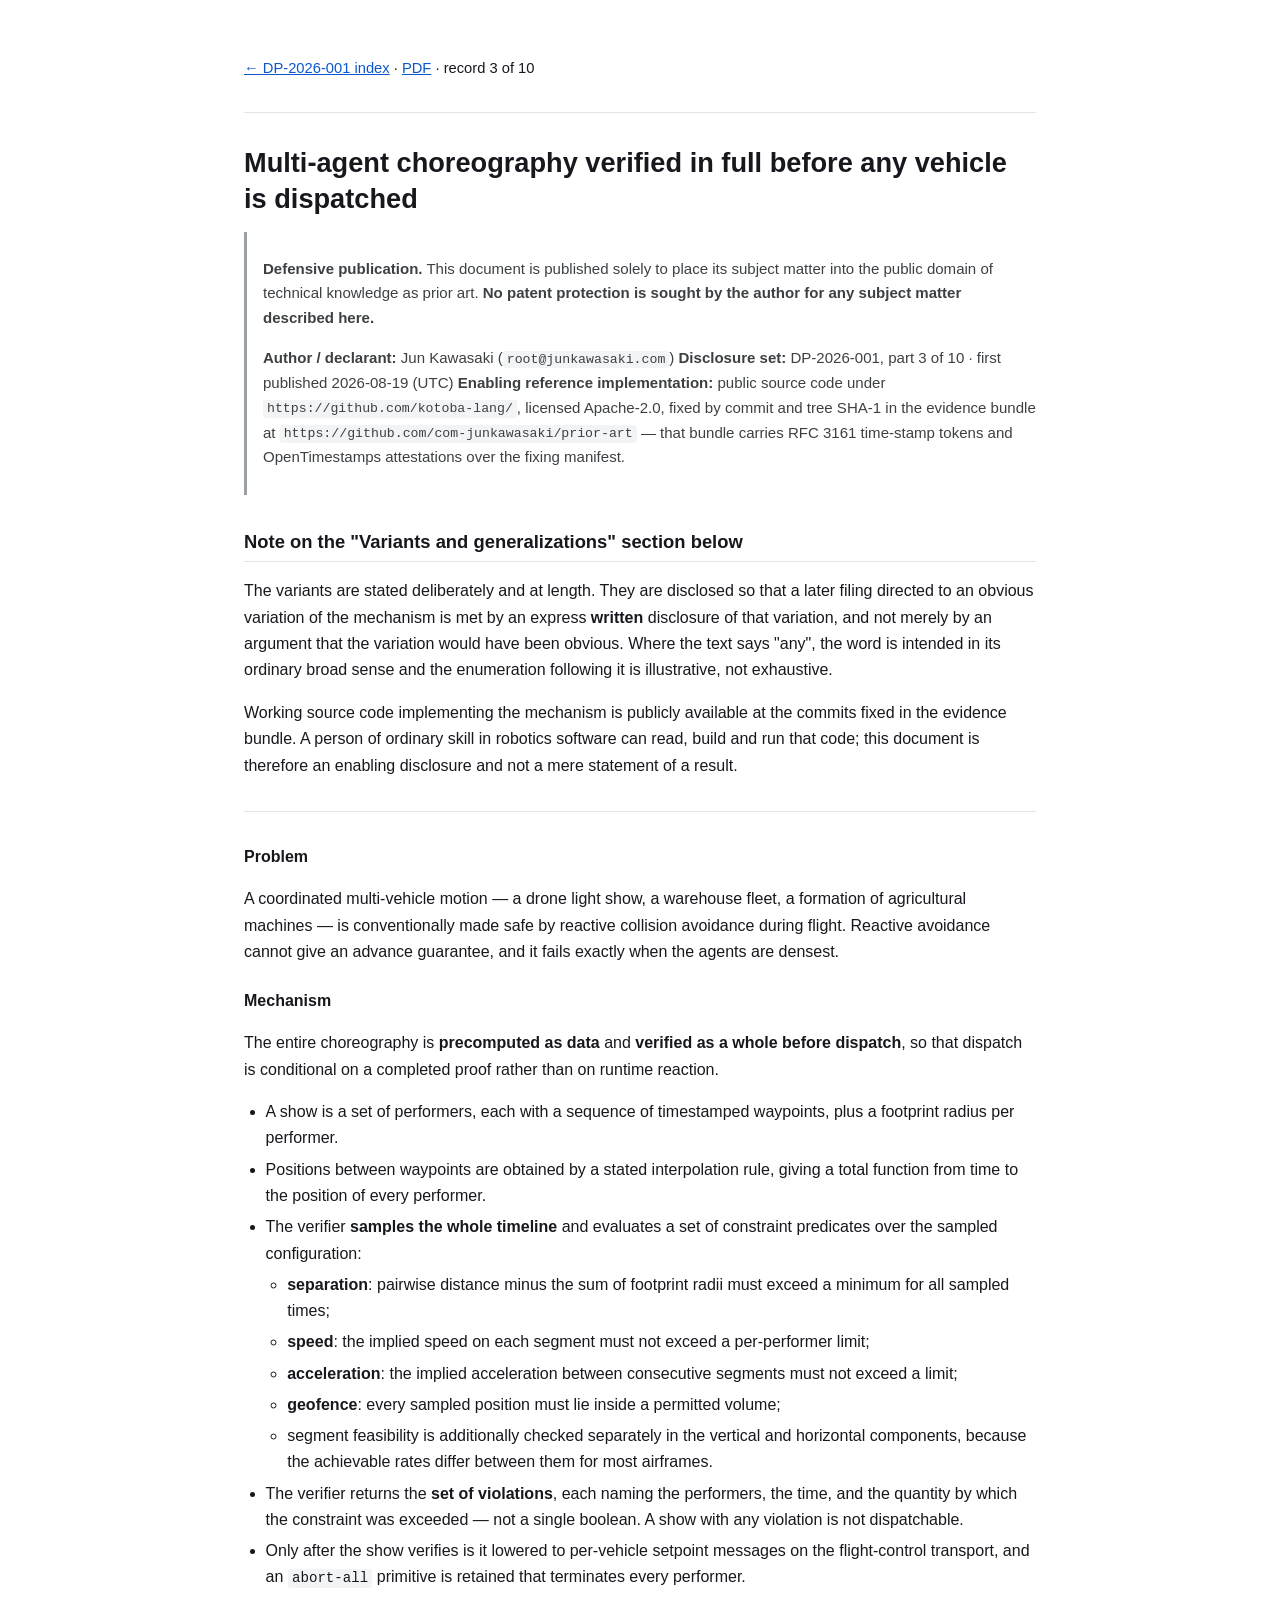
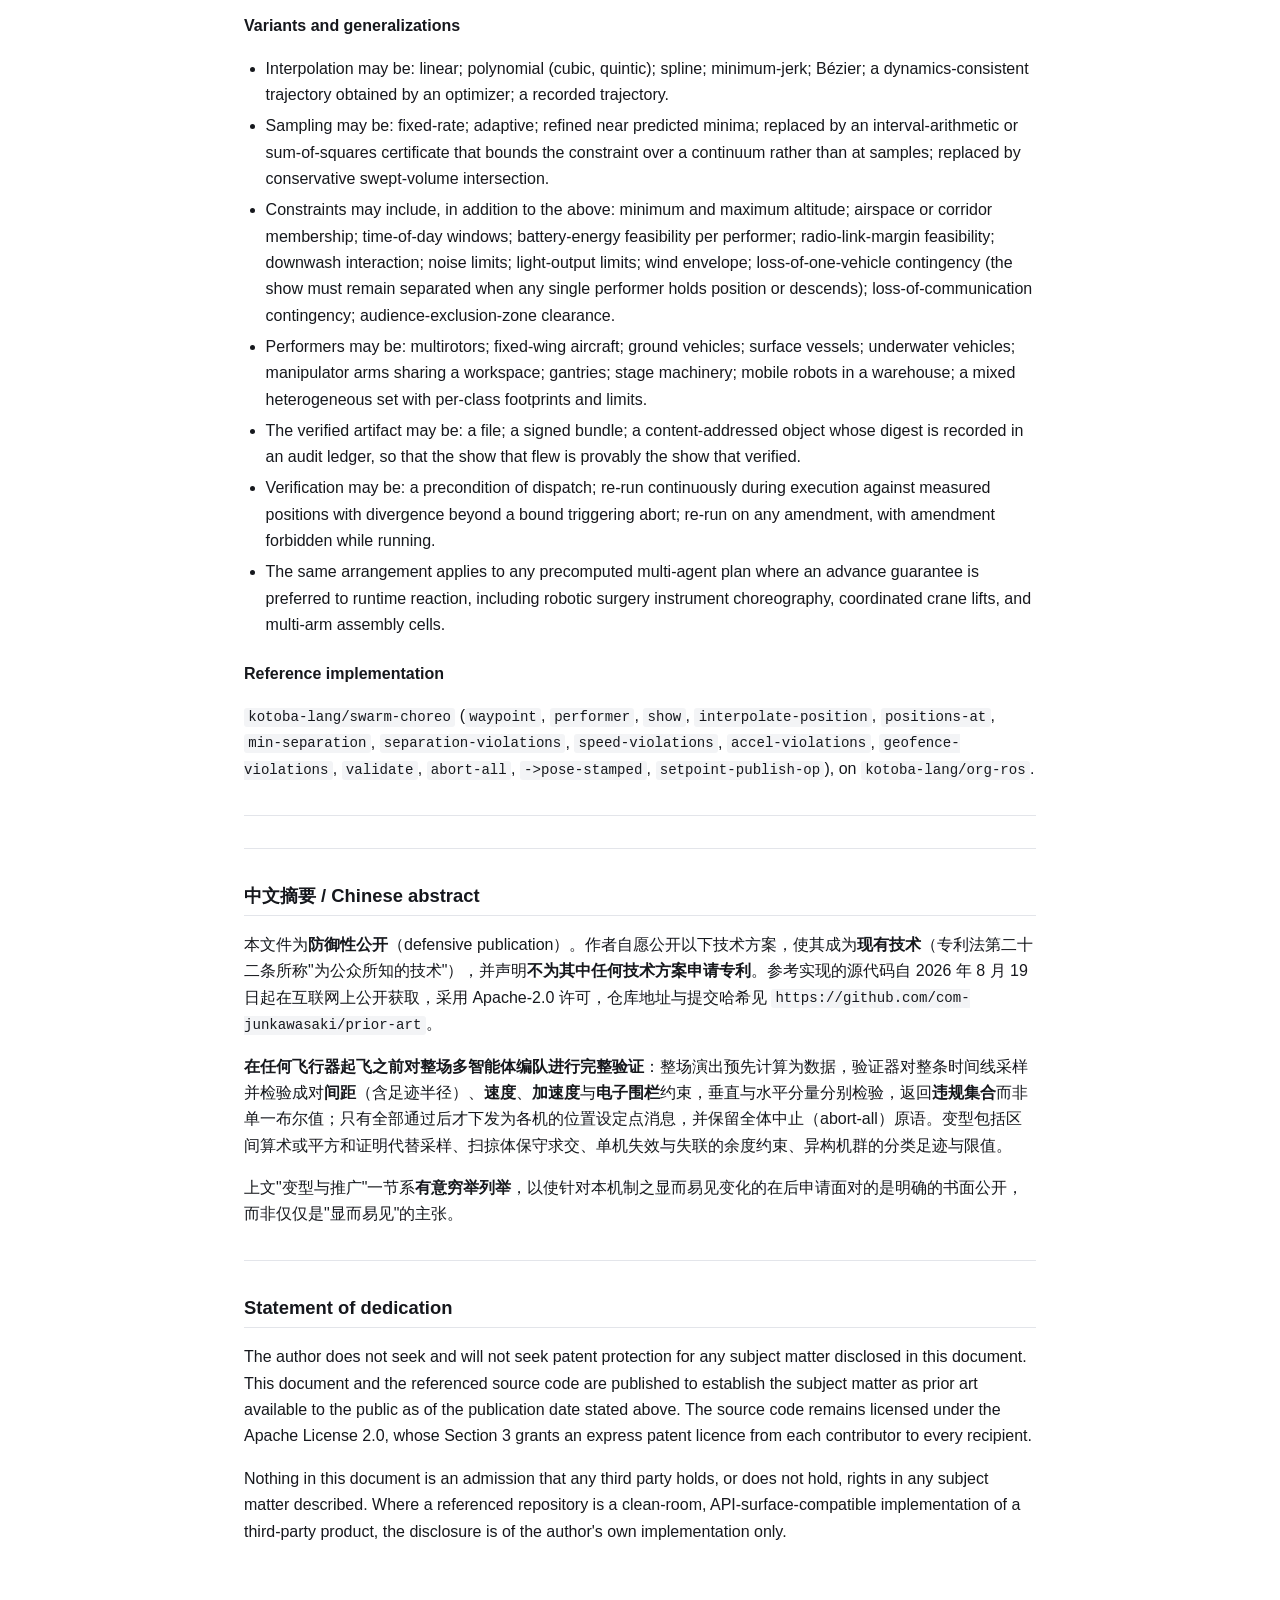
<file: docs/dp-2026-001/DP-2026-001-03-pre-dispatch-verified-choreography.html>
<!doctype html>
<html lang="en">
<head>
<meta charset="utf-8">
<meta name="viewport" content="width=device-width,initial-scale=1">
<title>Multi-agent choreography verified in full before any vehicle is dispatched</title>
<meta name="description" content="A coordinated multi-vehicle motion — a drone light show, a warehouse fleet, a formation of agricultural machines — is conventionally made safe by reactive collision avoidance during flight. Reactive avoidance cannot give an advance guarantee, and it fails exactly when the agents are densest. The ent">
<meta name="author" content="Jun Kawasaki">
<link rel="canonical" href="https://com-junkawasaki.github.io/prior-art/dp-2026-001/DP-2026-001-03-pre-dispatch-verified-choreography.html">
<link rel="stylesheet" href="../style.css">
<meta name="keywords" content="drone light show; swarm choreography; pre-flight verification; separation constraint; geofence; multi-agent motion planning; UAV safety; formation flight">
<meta name="DC.title" content="Multi-agent choreography verified in full before any vehicle is dispatched">
<meta name="DC.creator" content="Jun Kawasaki">
<meta name="DC.date" content="2026-08-19">
<meta name="DC.type" content="Text">
<meta name="DC.rights" content="CC0 1.0 Universal">
<meta name="citation_title" content="Multi-agent choreography verified in full before any vehicle is dispatched">
<meta name="citation_author" content="Kawasaki, Jun">
<meta name="citation_publication_date" content="2026/08/19">
<meta name="citation_technical_report_institution" content="Defensive publication DP-2026-001">
<meta name="citation_abstract_html_url" content="https://com-junkawasaki.github.io/prior-art/dp-2026-001/DP-2026-001-03-pre-dispatch-verified-choreography.html">
<meta name="citation_pdf_url" content="https://com-junkawasaki.github.io/prior-art/dp-2026-001/pdf/DP-2026-001-03-pre-dispatch-verified-choreography.pdf">
</head>
<body>
<div class="wrap">
<nav class="rec"><p><a href="../">← DP-2026-001 index</a> · <a href="pdf/DP-2026-001-03-pre-dispatch-verified-choreography.pdf">PDF</a> · record 3 of 10</p></nav>
<hr>
<h1
id="multi-agent-choreography-verified-in-full-before-any-vehicle-is-dispatched">Multi-agent
choreography verified in full before any vehicle is dispatched</h1>
<blockquote>
<p><strong>Defensive publication.</strong> This document is published
solely to place its subject matter into the public domain of technical
knowledge as prior art. <strong>No patent protection is sought by the
author for any subject matter described here.</strong></p>
<p><strong>Author / declarant:</strong> Jun Kawasaki
(<code>root@junkawasaki.com</code>) <strong>Disclosure set:</strong>
DP-2026-001, part 3 of 10 · first published 2026-08-19 (UTC)
<strong>Enabling reference implementation:</strong> public source code
under <code>https://github.com/kotoba-lang/</code>, licensed Apache-2.0,
fixed by commit and tree SHA-1 in the evidence bundle at
<code>https://github.com/com-junkawasaki/prior-art</code> — that bundle
carries RFC 3161 time-stamp tokens and OpenTimestamps attestations over
the fixing manifest.</p>
</blockquote>
<h2 id="note-on-the-variants-and-generalizations-section-below">Note on
the "Variants and generalizations" section below</h2>
<p>The variants are stated deliberately and at length. They are
disclosed so that a later filing directed to an obvious variation of the
mechanism is met by an express <strong>written</strong> disclosure of
that variation, and not merely by an argument that the variation would
have been obvious. Where the text says "any", the word is intended in
its ordinary broad sense and the enumeration following it is
illustrative, not exhaustive.</p>
<p>Working source code implementing the mechanism is publicly available
at the commits fixed in the evidence bundle. A person of ordinary skill
in robotics software can read, build and run that code; this document is
therefore an enabling disclosure and not a mere statement of a
result.</p>
<hr />
<h3 id="problem">Problem</h3>
<p>A coordinated multi-vehicle motion — a drone light show, a warehouse
fleet, a formation of agricultural machines — is conventionally made
safe by reactive collision avoidance during flight. Reactive avoidance
cannot give an advance guarantee, and it fails exactly when the agents
are densest.</p>
<h3 id="mechanism">Mechanism</h3>
<p>The entire choreography is <strong>precomputed as data</strong> and
<strong>verified as a whole before dispatch</strong>, so that dispatch
is conditional on a completed proof rather than on runtime reaction.</p>
<ul>
<li>A show is a set of performers, each with a sequence of timestamped
waypoints, plus a footprint radius per performer.</li>
<li>Positions between waypoints are obtained by a stated interpolation
rule, giving a total function from time to the position of every
performer.</li>
<li>The verifier <strong>samples the whole timeline</strong> and
evaluates a set of constraint predicates over the sampled configuration:
<ul>
<li><strong>separation</strong>: pairwise distance minus the sum of
footprint radii must exceed a minimum for all sampled times;</li>
<li><strong>speed</strong>: the implied speed on each segment must not
exceed a per-performer limit;</li>
<li><strong>acceleration</strong>: the implied acceleration between
consecutive segments must not exceed a limit;</li>
<li><strong>geofence</strong>: every sampled position must lie inside a
permitted volume;</li>
<li>segment feasibility is additionally checked separately in the
vertical and horizontal components, because the achievable rates differ
between them for most airframes.</li>
</ul></li>
<li>The verifier returns the <strong>set of violations</strong>, each
naming the performers, the time, and the quantity by which the
constraint was exceeded — not a single boolean. A show with any
violation is not dispatchable.</li>
<li>Only after the show verifies is it lowered to per-vehicle setpoint
messages on the flight-control transport, and an <code>abort-all</code>
primitive is retained that terminates every performer.</li>
</ul>
<h3 id="variants-and-generalizations">Variants and generalizations</h3>
<ul>
<li>Interpolation may be: linear; polynomial (cubic, quintic); spline;
minimum-jerk; Bézier; a dynamics-consistent trajectory obtained by an
optimizer; a recorded trajectory.</li>
<li>Sampling may be: fixed-rate; adaptive; refined near predicted
minima; replaced by an interval-arithmetic or sum-of-squares certificate
that bounds the constraint over a continuum rather than at samples;
replaced by conservative swept-volume intersection.</li>
<li>Constraints may include, in addition to the above: minimum and
maximum altitude; airspace or corridor membership; time-of-day windows;
battery-energy feasibility per performer; radio-link-margin feasibility;
downwash interaction; noise limits; light-output limits; wind envelope;
loss-of-one-vehicle contingency (the show must remain separated when any
single performer holds position or descends); loss-of-communication
contingency; audience-exclusion-zone clearance.</li>
<li>Performers may be: multirotors; fixed-wing aircraft; ground
vehicles; surface vessels; underwater vehicles; manipulator arms sharing
a workspace; gantries; stage machinery; mobile robots in a warehouse; a
mixed heterogeneous set with per-class footprints and limits.</li>
<li>The verified artifact may be: a file; a signed bundle; a
content-addressed object whose digest is recorded in an audit ledger, so
that the show that flew is provably the show that verified.</li>
<li>Verification may be: a precondition of dispatch; re-run continuously
during execution against measured positions with divergence beyond a
bound triggering abort; re-run on any amendment, with amendment
forbidden while running.</li>
<li>The same arrangement applies to any precomputed multi-agent plan
where an advance guarantee is preferred to runtime reaction, including
robotic surgery instrument choreography, coordinated crane lifts, and
multi-arm assembly cells.</li>
</ul>
<h3 id="reference-implementation">Reference implementation</h3>
<p><code>kotoba-lang/swarm-choreo</code> (<code>waypoint</code>,
<code>performer</code>, <code>show</code>,
<code>interpolate-position</code>, <code>positions-at</code>,
<code>min-separation</code>, <code>separation-violations</code>,
<code>speed-violations</code>, <code>accel-violations</code>,
<code>geofence-violations</code>, <code>validate</code>,
<code>abort-all</code>, <code>-&gt;pose-stamped</code>,
<code>setpoint-publish-op</code>), on
<code>kotoba-lang/org-ros</code>.</p>
<hr />
<hr />
<h2 id="中文摘要--chinese-abstract">中文摘要 / Chinese abstract</h2>
<p>本文件为<strong>防御性公开</strong>（defensive
publication）。作者自愿公开以下技术方案，使其成为<strong>现有技术</strong>（专利法第二十二条所称"为公众所知的技术"），并声明<strong>不为其中任何技术方案申请专利</strong>。参考实现的源代码自
2026 年 8 月 19 日起在互联网上公开获取，采用 Apache-2.0
许可，仓库地址与提交哈希见
<code>https://github.com/com-junkawasaki/prior-art</code>。</p>
<p><strong>在任何飞行器起飞之前对整场多智能体编队进行完整验证</strong>：整场演出预先计算为数据，验证器对整条时间线采样并检验成对<strong>间距</strong>（含足迹半径）、<strong>速度</strong>、<strong>加速度</strong>与<strong>电子围栏</strong>约束，垂直与水平分量分别检验，返回<strong>违规集合</strong>而非单一布尔值；只有全部通过后才下发为各机的位置设定点消息，并保留全体中止（abort-all）原语。变型包括区间算术或平方和证明代替采样、扫掠体保守求交、单机失效与失联的余度约束、异构机群的分类足迹与限值。</p>
<p>上文"变型与推广"一节系<strong>有意穷举列举</strong>，以使针对本机制之显而易见变化的在后申请面对的是明确的书面公开，而非仅仅是"显而易见"的主张。</p>
<hr />
<h2 id="statement-of-dedication">Statement of dedication</h2>
<p>The author does not seek and will not seek patent protection for any
subject matter disclosed in this document. This document and the
referenced source code are published to establish the subject matter as
prior art available to the public as of the publication date stated
above. The source code remains licensed under the Apache License 2.0,
whose Section 3 grants an express patent licence from each contributor
to every recipient.</p>
<p>Nothing in this document is an admission that any third party holds,
or does not hold, rights in any subject matter described. Where a
referenced repository is a clean-room, API-surface-compatible
implementation of a third-party product, the disclosure is of the
author's own implementation only.</p>

</div>
</body>
</html>
</file>
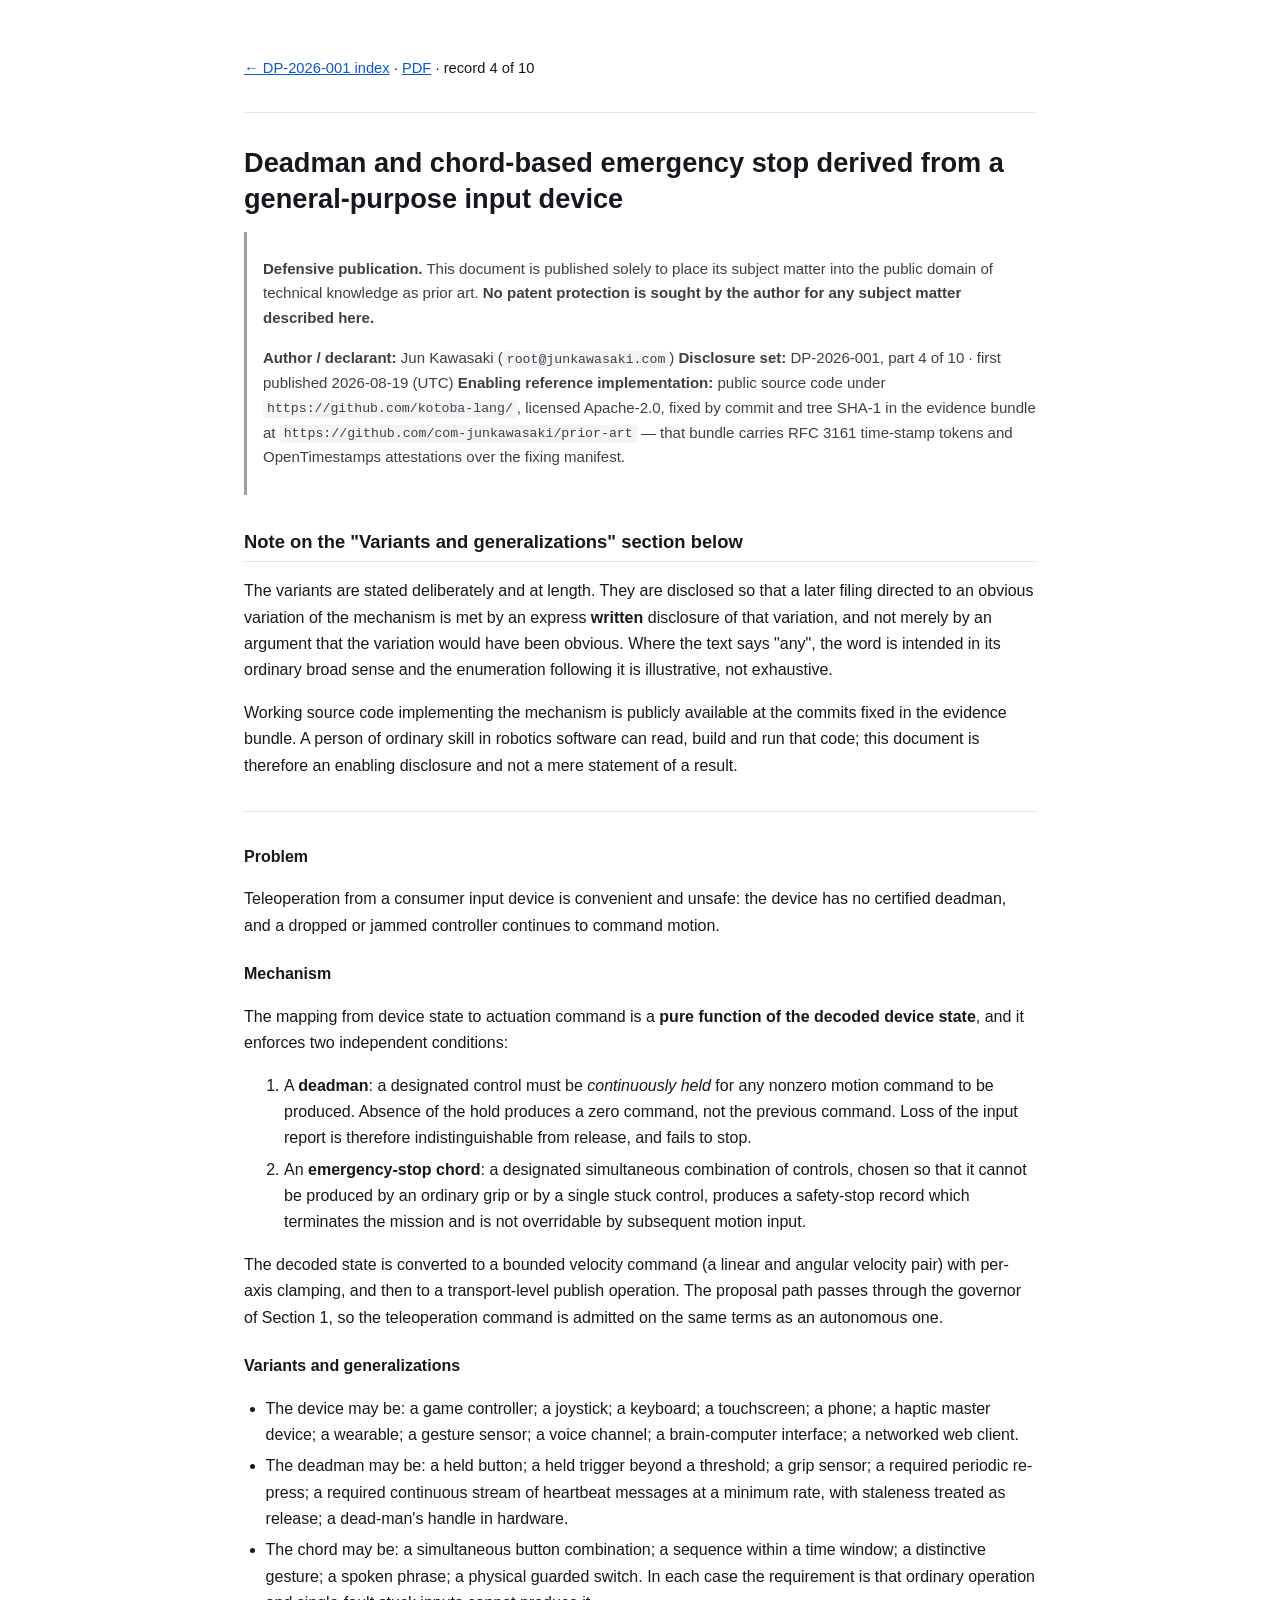
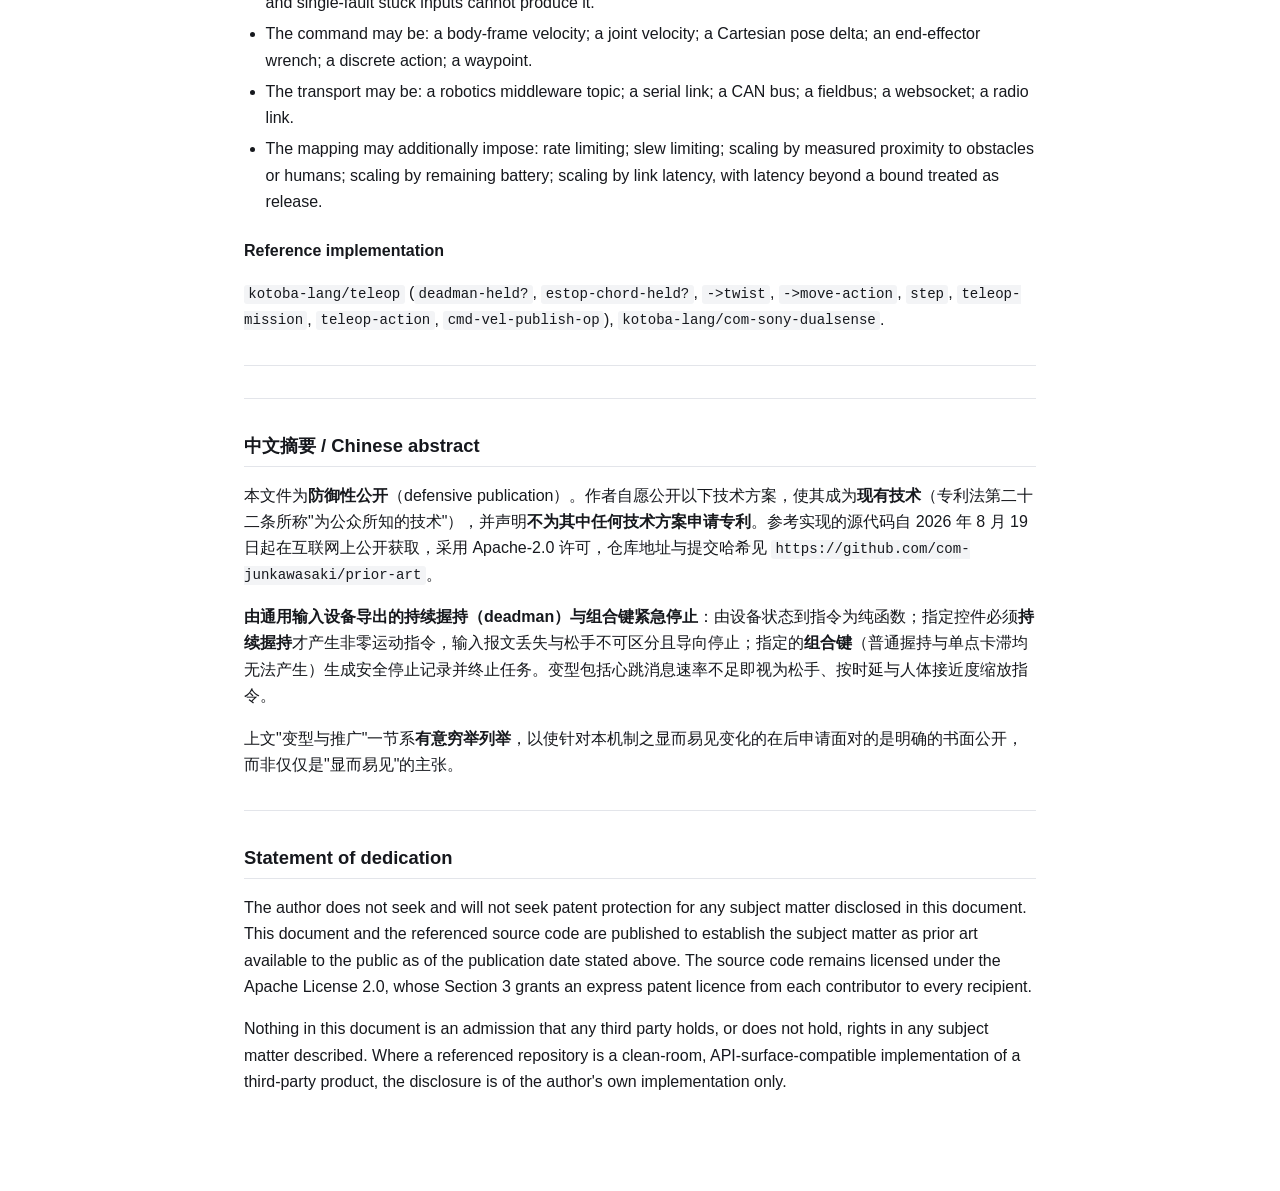
<file: docs/dp-2026-001/DP-2026-001-04-deadman-chord-estop.html>
<!doctype html>
<html lang="en">
<head>
<meta charset="utf-8">
<meta name="viewport" content="width=device-width,initial-scale=1">
<title>Deadman and chord-based emergency stop derived from a general-purpose input device</title>
<meta name="description" content="Teleoperation from a consumer input device is convenient and unsafe: the device has no certified deadman, and a dropped or jammed controller continues to command motion. The mapping from device state to actuation command is a pure function of the decoded device state, and it enforces two independent">
<meta name="author" content="Jun Kawasaki">
<link rel="canonical" href="https://com-junkawasaki.github.io/prior-art/dp-2026-001/DP-2026-001-04-deadman-chord-estop.html">
<link rel="stylesheet" href="../style.css">
<meta name="keywords" content="teleoperation; deadman switch; emergency stop; gamepad; chord input; heartbeat timeout; fail safe; human-robot interface">
<meta name="DC.title" content="Deadman and chord-based emergency stop derived from a general-purpose input device">
<meta name="DC.creator" content="Jun Kawasaki">
<meta name="DC.date" content="2026-08-19">
<meta name="DC.type" content="Text">
<meta name="DC.rights" content="CC0 1.0 Universal">
<meta name="citation_title" content="Deadman and chord-based emergency stop derived from a general-purpose input device">
<meta name="citation_author" content="Kawasaki, Jun">
<meta name="citation_publication_date" content="2026/08/19">
<meta name="citation_technical_report_institution" content="Defensive publication DP-2026-001">
<meta name="citation_abstract_html_url" content="https://com-junkawasaki.github.io/prior-art/dp-2026-001/DP-2026-001-04-deadman-chord-estop.html">
<meta name="citation_pdf_url" content="https://com-junkawasaki.github.io/prior-art/dp-2026-001/pdf/DP-2026-001-04-deadman-chord-estop.pdf">
</head>
<body>
<div class="wrap">
<nav class="rec"><p><a href="../">← DP-2026-001 index</a> · <a href="pdf/DP-2026-001-04-deadman-chord-estop.pdf">PDF</a> · record 4 of 10</p></nav>
<hr>
<h1
id="deadman-and-chord-based-emergency-stop-derived-from-a-general-purpose-input-device">Deadman
and chord-based emergency stop derived from a general-purpose input
device</h1>
<blockquote>
<p><strong>Defensive publication.</strong> This document is published
solely to place its subject matter into the public domain of technical
knowledge as prior art. <strong>No patent protection is sought by the
author for any subject matter described here.</strong></p>
<p><strong>Author / declarant:</strong> Jun Kawasaki
(<code>root@junkawasaki.com</code>) <strong>Disclosure set:</strong>
DP-2026-001, part 4 of 10 · first published 2026-08-19 (UTC)
<strong>Enabling reference implementation:</strong> public source code
under <code>https://github.com/kotoba-lang/</code>, licensed Apache-2.0,
fixed by commit and tree SHA-1 in the evidence bundle at
<code>https://github.com/com-junkawasaki/prior-art</code> — that bundle
carries RFC 3161 time-stamp tokens and OpenTimestamps attestations over
the fixing manifest.</p>
</blockquote>
<h2 id="note-on-the-variants-and-generalizations-section-below">Note on
the "Variants and generalizations" section below</h2>
<p>The variants are stated deliberately and at length. They are
disclosed so that a later filing directed to an obvious variation of the
mechanism is met by an express <strong>written</strong> disclosure of
that variation, and not merely by an argument that the variation would
have been obvious. Where the text says "any", the word is intended in
its ordinary broad sense and the enumeration following it is
illustrative, not exhaustive.</p>
<p>Working source code implementing the mechanism is publicly available
at the commits fixed in the evidence bundle. A person of ordinary skill
in robotics software can read, build and run that code; this document is
therefore an enabling disclosure and not a mere statement of a
result.</p>
<hr />
<h3 id="problem">Problem</h3>
<p>Teleoperation from a consumer input device is convenient and unsafe:
the device has no certified deadman, and a dropped or jammed controller
continues to command motion.</p>
<h3 id="mechanism">Mechanism</h3>
<p>The mapping from device state to actuation command is a <strong>pure
function of the decoded device state</strong>, and it enforces two
independent conditions:</p>
<ol type="1">
<li>A <strong>deadman</strong>: a designated control must be
<em>continuously held</em> for any nonzero motion command to be
produced. Absence of the hold produces a zero command, not the previous
command. Loss of the input report is therefore indistinguishable from
release, and fails to stop.</li>
<li>An <strong>emergency-stop chord</strong>: a designated simultaneous
combination of controls, chosen so that it cannot be produced by an
ordinary grip or by a single stuck control, produces a safety-stop
record which terminates the mission and is not overridable by subsequent
motion input.</li>
</ol>
<p>The decoded state is converted to a bounded velocity command (a
linear and angular velocity pair) with per-axis clamping, and then to a
transport-level publish operation. The proposal path passes through the
governor of Section 1, so the teleoperation command is admitted on the
same terms as an autonomous one.</p>
<h3 id="variants-and-generalizations">Variants and generalizations</h3>
<ul>
<li>The device may be: a game controller; a joystick; a keyboard; a
touchscreen; a phone; a haptic master device; a wearable; a gesture
sensor; a voice channel; a brain-computer interface; a networked web
client.</li>
<li>The deadman may be: a held button; a held trigger beyond a
threshold; a grip sensor; a required periodic re-press; a required
continuous stream of heartbeat messages at a minimum rate, with
staleness treated as release; a dead-man's handle in hardware.</li>
<li>The chord may be: a simultaneous button combination; a sequence
within a time window; a distinctive gesture; a spoken phrase; a physical
guarded switch. In each case the requirement is that ordinary operation
and single-fault stuck inputs cannot produce it.</li>
<li>The command may be: a body-frame velocity; a joint velocity; a
Cartesian pose delta; an end-effector wrench; a discrete action; a
waypoint.</li>
<li>The transport may be: a robotics middleware topic; a serial link; a
CAN bus; a fieldbus; a websocket; a radio link.</li>
<li>The mapping may additionally impose: rate limiting; slew limiting;
scaling by measured proximity to obstacles or humans; scaling by
remaining battery; scaling by link latency, with latency beyond a bound
treated as release.</li>
</ul>
<h3 id="reference-implementation">Reference implementation</h3>
<p><code>kotoba-lang/teleop</code> (<code>deadman-held?</code>,
<code>estop-chord-held?</code>, <code>-&gt;twist</code>,
<code>-&gt;move-action</code>, <code>step</code>,
<code>teleop-mission</code>, <code>teleop-action</code>,
<code>cmd-vel-publish-op</code>),
<code>kotoba-lang/com-sony-dualsense</code>.</p>
<hr />
<hr />
<h2 id="中文摘要--chinese-abstract">中文摘要 / Chinese abstract</h2>
<p>本文件为<strong>防御性公开</strong>（defensive
publication）。作者自愿公开以下技术方案，使其成为<strong>现有技术</strong>（专利法第二十二条所称"为公众所知的技术"），并声明<strong>不为其中任何技术方案申请专利</strong>。参考实现的源代码自
2026 年 8 月 19 日起在互联网上公开获取，采用 Apache-2.0
许可，仓库地址与提交哈希见
<code>https://github.com/com-junkawasaki/prior-art</code>。</p>
<p><strong>由通用输入设备导出的持续握持（deadman）与组合键紧急停止</strong>：由设备状态到指令为纯函数；指定控件必须<strong>持续握持</strong>才产生非零运动指令，输入报文丢失与松手不可区分且导向停止；指定的<strong>组合键</strong>（普通握持与单点卡滞均无法产生）生成安全停止记录并终止任务。变型包括心跳消息速率不足即视为松手、按时延与人体接近度缩放指令。</p>
<p>上文"变型与推广"一节系<strong>有意穷举列举</strong>，以使针对本机制之显而易见变化的在后申请面对的是明确的书面公开，而非仅仅是"显而易见"的主张。</p>
<hr />
<h2 id="statement-of-dedication">Statement of dedication</h2>
<p>The author does not seek and will not seek patent protection for any
subject matter disclosed in this document. This document and the
referenced source code are published to establish the subject matter as
prior art available to the public as of the publication date stated
above. The source code remains licensed under the Apache License 2.0,
whose Section 3 grants an express patent licence from each contributor
to every recipient.</p>
<p>Nothing in this document is an admission that any third party holds,
or does not hold, rights in any subject matter described. Where a
referenced repository is a clean-room, API-surface-compatible
implementation of a third-party product, the disclosure is of the
author's own implementation only.</p>

</div>
</body>
</html>
</file>
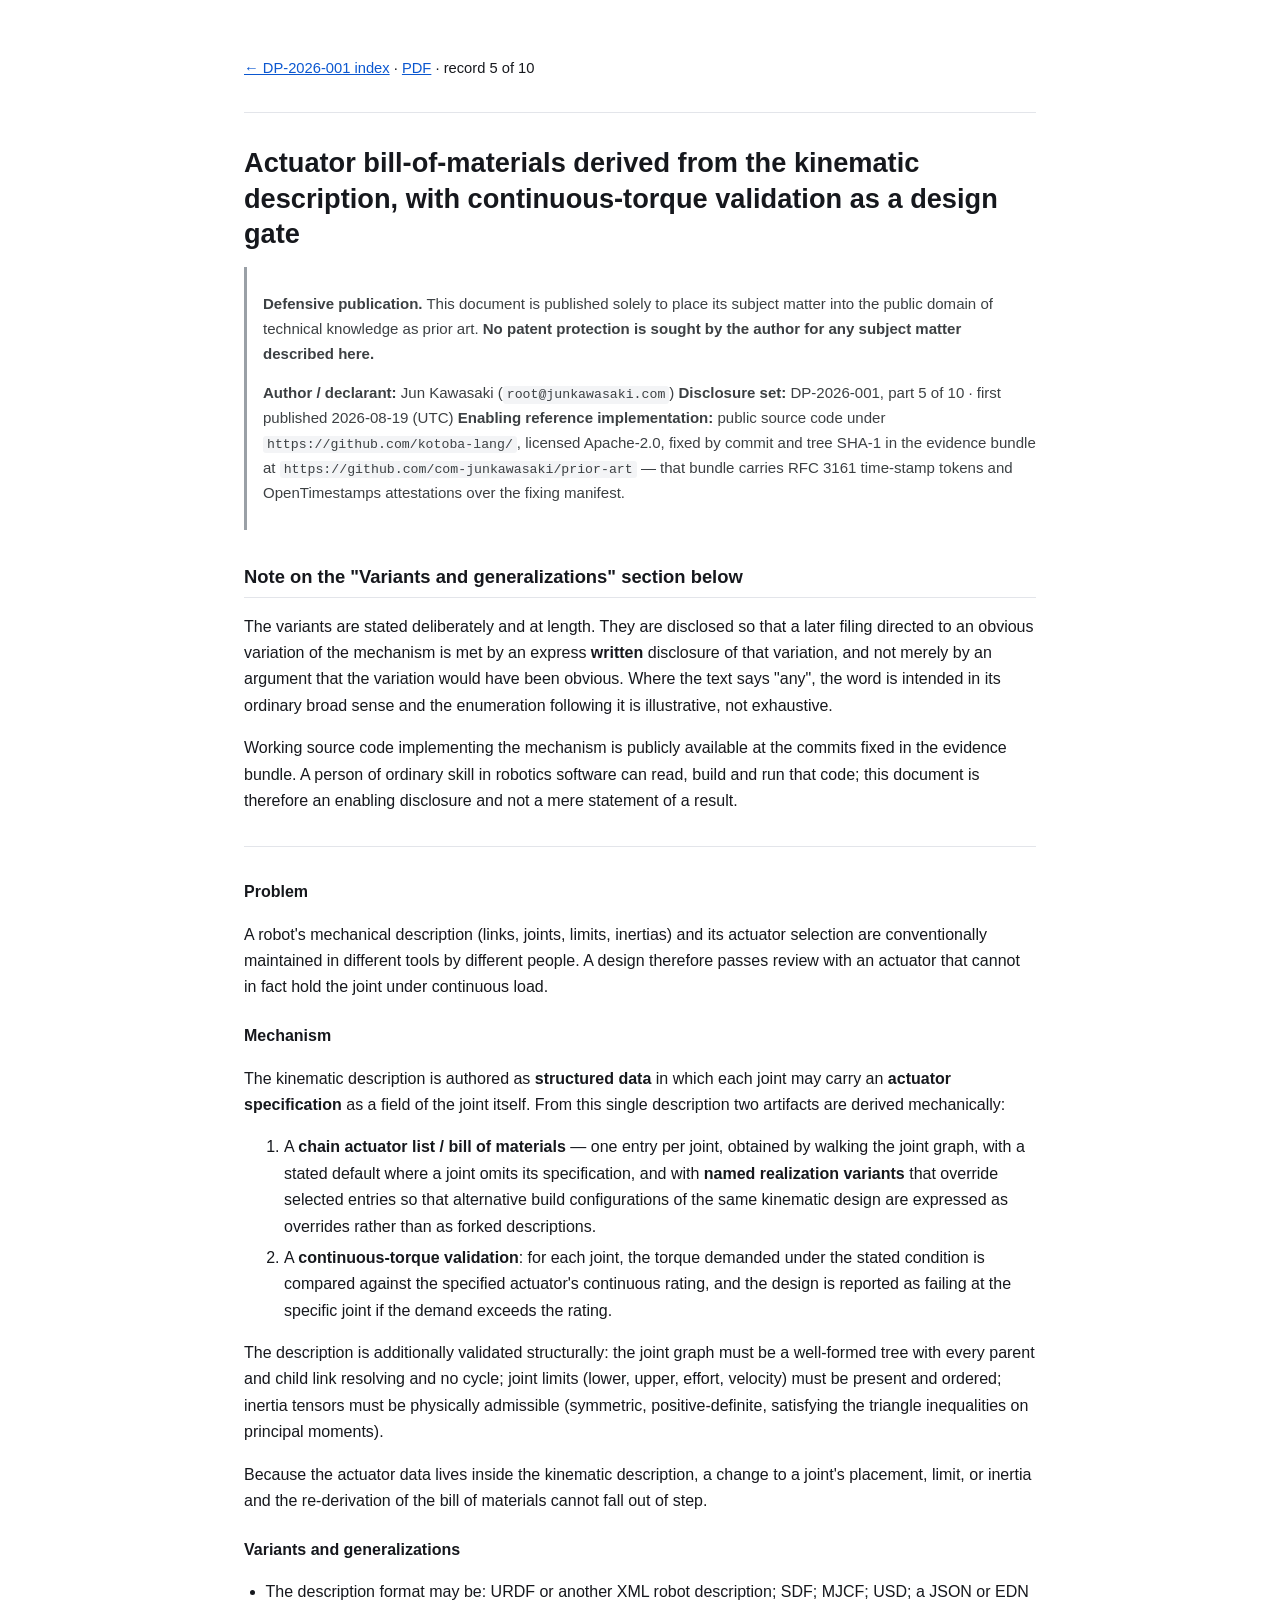
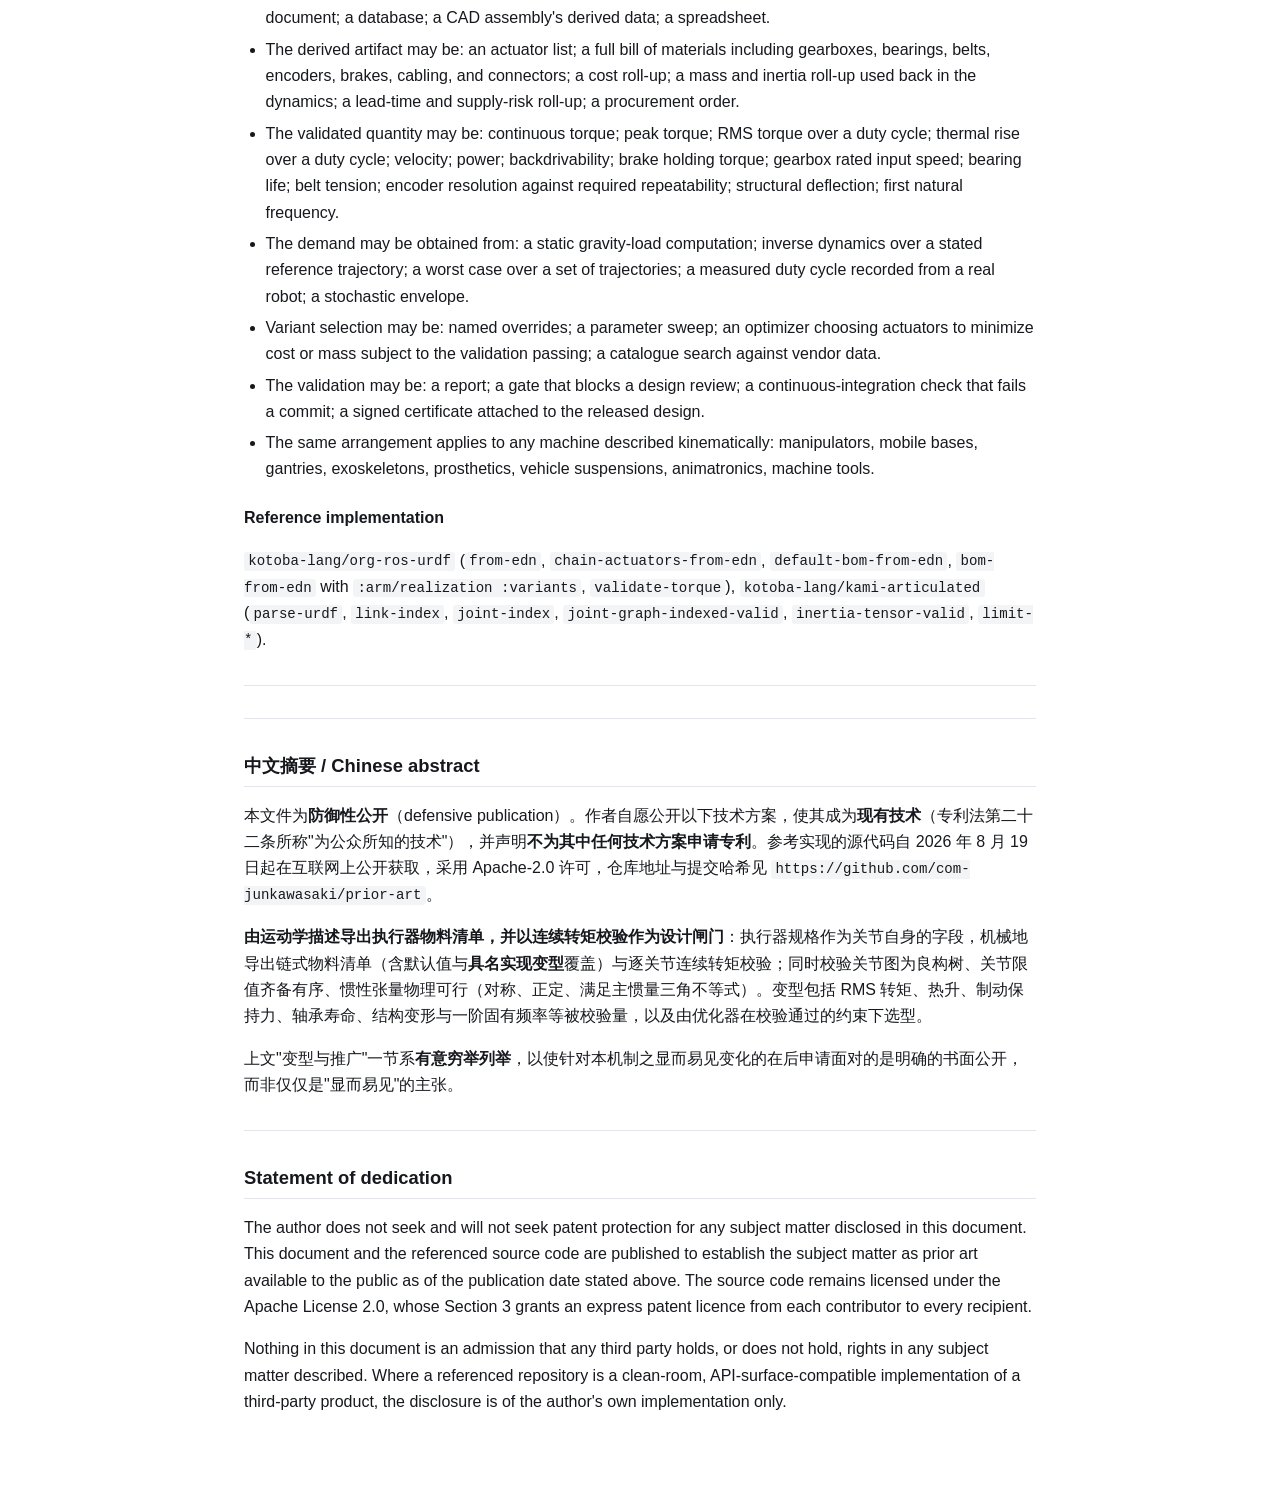
<file: docs/dp-2026-001/DP-2026-001-05-actuator-bom-torque-gate.html>
<!doctype html>
<html lang="en">
<head>
<meta charset="utf-8">
<meta name="viewport" content="width=device-width,initial-scale=1">
<title>Actuator bill-of-materials derived from the kinematic description, with continuous-torque validation as a design gate</title>
<meta name="description" content="A robot&#x27;s mechanical description (links, joints, limits, inertias) and its actuator selection are conventionally maintained in different tools by different people. A design therefore passes review with an actuator that cannot in fact hold the joint under continuous load. The kinematic description is">
<meta name="author" content="Jun Kawasaki">
<link rel="canonical" href="https://com-junkawasaki.github.io/prior-art/dp-2026-001/DP-2026-001-05-actuator-bom-torque-gate.html">
<link rel="stylesheet" href="../style.css">
<meta name="keywords" content="URDF; actuator sizing; bill of materials; continuous torque; robot design automation; inertia validation; joint limits; design gate">
<meta name="DC.title" content="Actuator bill-of-materials derived from the kinematic description, with continuous-torque validation as a design gate">
<meta name="DC.creator" content="Jun Kawasaki">
<meta name="DC.date" content="2026-08-19">
<meta name="DC.type" content="Text">
<meta name="DC.rights" content="CC0 1.0 Universal">
<meta name="citation_title" content="Actuator bill-of-materials derived from the kinematic description, with continuous-torque validation as a design gate">
<meta name="citation_author" content="Kawasaki, Jun">
<meta name="citation_publication_date" content="2026/08/19">
<meta name="citation_technical_report_institution" content="Defensive publication DP-2026-001">
<meta name="citation_abstract_html_url" content="https://com-junkawasaki.github.io/prior-art/dp-2026-001/DP-2026-001-05-actuator-bom-torque-gate.html">
<meta name="citation_pdf_url" content="https://com-junkawasaki.github.io/prior-art/dp-2026-001/pdf/DP-2026-001-05-actuator-bom-torque-gate.pdf">
</head>
<body>
<div class="wrap">
<nav class="rec"><p><a href="../">← DP-2026-001 index</a> · <a href="pdf/DP-2026-001-05-actuator-bom-torque-gate.pdf">PDF</a> · record 5 of 10</p></nav>
<hr>
<h1
id="actuator-bill-of-materials-derived-from-the-kinematic-description-with-continuous-torque-validation-as-a-design-gate">Actuator
bill-of-materials derived from the kinematic description, with
continuous-torque validation as a design gate</h1>
<blockquote>
<p><strong>Defensive publication.</strong> This document is published
solely to place its subject matter into the public domain of technical
knowledge as prior art. <strong>No patent protection is sought by the
author for any subject matter described here.</strong></p>
<p><strong>Author / declarant:</strong> Jun Kawasaki
(<code>root@junkawasaki.com</code>) <strong>Disclosure set:</strong>
DP-2026-001, part 5 of 10 · first published 2026-08-19 (UTC)
<strong>Enabling reference implementation:</strong> public source code
under <code>https://github.com/kotoba-lang/</code>, licensed Apache-2.0,
fixed by commit and tree SHA-1 in the evidence bundle at
<code>https://github.com/com-junkawasaki/prior-art</code> — that bundle
carries RFC 3161 time-stamp tokens and OpenTimestamps attestations over
the fixing manifest.</p>
</blockquote>
<h2 id="note-on-the-variants-and-generalizations-section-below">Note on
the "Variants and generalizations" section below</h2>
<p>The variants are stated deliberately and at length. They are
disclosed so that a later filing directed to an obvious variation of the
mechanism is met by an express <strong>written</strong> disclosure of
that variation, and not merely by an argument that the variation would
have been obvious. Where the text says "any", the word is intended in
its ordinary broad sense and the enumeration following it is
illustrative, not exhaustive.</p>
<p>Working source code implementing the mechanism is publicly available
at the commits fixed in the evidence bundle. A person of ordinary skill
in robotics software can read, build and run that code; this document is
therefore an enabling disclosure and not a mere statement of a
result.</p>
<hr />
<h3 id="problem">Problem</h3>
<p>A robot's mechanical description (links, joints, limits, inertias)
and its actuator selection are conventionally maintained in different
tools by different people. A design therefore passes review with an
actuator that cannot in fact hold the joint under continuous load.</p>
<h3 id="mechanism">Mechanism</h3>
<p>The kinematic description is authored as <strong>structured
data</strong> in which each joint may carry an <strong>actuator
specification</strong> as a field of the joint itself. From this single
description two artifacts are derived mechanically:</p>
<ol type="1">
<li>A <strong>chain actuator list / bill of materials</strong> — one
entry per joint, obtained by walking the joint graph, with a stated
default where a joint omits its specification, and with <strong>named
realization variants</strong> that override selected entries so that
alternative build configurations of the same kinematic design are
expressed as overrides rather than as forked descriptions.</li>
<li>A <strong>continuous-torque validation</strong>: for each joint, the
torque demanded under the stated condition is compared against the
specified actuator's continuous rating, and the design is reported as
failing at the specific joint if the demand exceeds the rating.</li>
</ol>
<p>The description is additionally validated structurally: the joint
graph must be a well-formed tree with every parent and child link
resolving and no cycle; joint limits (lower, upper, effort, velocity)
must be present and ordered; inertia tensors must be physically
admissible (symmetric, positive-definite, satisfying the triangle
inequalities on principal moments).</p>
<p>Because the actuator data lives inside the kinematic description, a
change to a joint's placement, limit, or inertia and the re-derivation
of the bill of materials cannot fall out of step.</p>
<h3 id="variants-and-generalizations">Variants and generalizations</h3>
<ul>
<li>The description format may be: URDF or another XML robot
description; SDF; MJCF; USD; a JSON or EDN document; a database; a CAD
assembly's derived data; a spreadsheet.</li>
<li>The derived artifact may be: an actuator list; a full bill of
materials including gearboxes, bearings, belts, encoders, brakes,
cabling, and connectors; a cost roll-up; a mass and inertia roll-up used
back in the dynamics; a lead-time and supply-risk roll-up; a procurement
order.</li>
<li>The validated quantity may be: continuous torque; peak torque; RMS
torque over a duty cycle; thermal rise over a duty cycle; velocity;
power; backdrivability; brake holding torque; gearbox rated input speed;
bearing life; belt tension; encoder resolution against required
repeatability; structural deflection; first natural frequency.</li>
<li>The demand may be obtained from: a static gravity-load computation;
inverse dynamics over a stated reference trajectory; a worst case over a
set of trajectories; a measured duty cycle recorded from a real robot; a
stochastic envelope.</li>
<li>Variant selection may be: named overrides; a parameter sweep; an
optimizer choosing actuators to minimize cost or mass subject to the
validation passing; a catalogue search against vendor data.</li>
<li>The validation may be: a report; a gate that blocks a design review;
a continuous-integration check that fails a commit; a signed certificate
attached to the released design.</li>
<li>The same arrangement applies to any machine described kinematically:
manipulators, mobile bases, gantries, exoskeletons, prosthetics, vehicle
suspensions, animatronics, machine tools.</li>
</ul>
<h3 id="reference-implementation">Reference implementation</h3>
<p><code>kotoba-lang/org-ros-urdf</code> (<code>from-edn</code>,
<code>chain-actuators-from-edn</code>,
<code>default-bom-from-edn</code>, <code>bom-from-edn</code> with
<code>:arm/realization :variants</code>, <code>validate-torque</code>),
<code>kotoba-lang/kami-articulated</code> (<code>parse-urdf</code>,
<code>link-index</code>, <code>joint-index</code>,
<code>joint-graph-indexed-valid</code>,
<code>inertia-tensor-valid</code>, <code>limit-*</code>).</p>
<hr />
<hr />
<h2 id="中文摘要--chinese-abstract">中文摘要 / Chinese abstract</h2>
<p>本文件为<strong>防御性公开</strong>（defensive
publication）。作者自愿公开以下技术方案，使其成为<strong>现有技术</strong>（专利法第二十二条所称"为公众所知的技术"），并声明<strong>不为其中任何技术方案申请专利</strong>。参考实现的源代码自
2026 年 8 月 19 日起在互联网上公开获取，采用 Apache-2.0
许可，仓库地址与提交哈希见
<code>https://github.com/com-junkawasaki/prior-art</code>。</p>
<p><strong>由运动学描述导出执行器物料清单，并以连续转矩校验作为设计闸门</strong>：执行器规格作为关节自身的字段，机械地导出链式物料清单（含默认值与<strong>具名实现变型</strong>覆盖）与逐关节连续转矩校验；同时校验关节图为良构树、关节限值齐备有序、惯性张量物理可行（对称、正定、满足主惯量三角不等式）。变型包括
RMS
转矩、热升、制动保持力、轴承寿命、结构变形与一阶固有频率等被校验量，以及由优化器在校验通过的约束下选型。</p>
<p>上文"变型与推广"一节系<strong>有意穷举列举</strong>，以使针对本机制之显而易见变化的在后申请面对的是明确的书面公开，而非仅仅是"显而易见"的主张。</p>
<hr />
<h2 id="statement-of-dedication">Statement of dedication</h2>
<p>The author does not seek and will not seek patent protection for any
subject matter disclosed in this document. This document and the
referenced source code are published to establish the subject matter as
prior art available to the public as of the publication date stated
above. The source code remains licensed under the Apache License 2.0,
whose Section 3 grants an express patent licence from each contributor
to every recipient.</p>
<p>Nothing in this document is an admission that any third party holds,
or does not hold, rights in any subject matter described. Where a
referenced repository is a clean-room, API-surface-compatible
implementation of a third-party product, the disclosure is of the
author's own implementation only.</p>

</div>
</body>
</html>
</file>
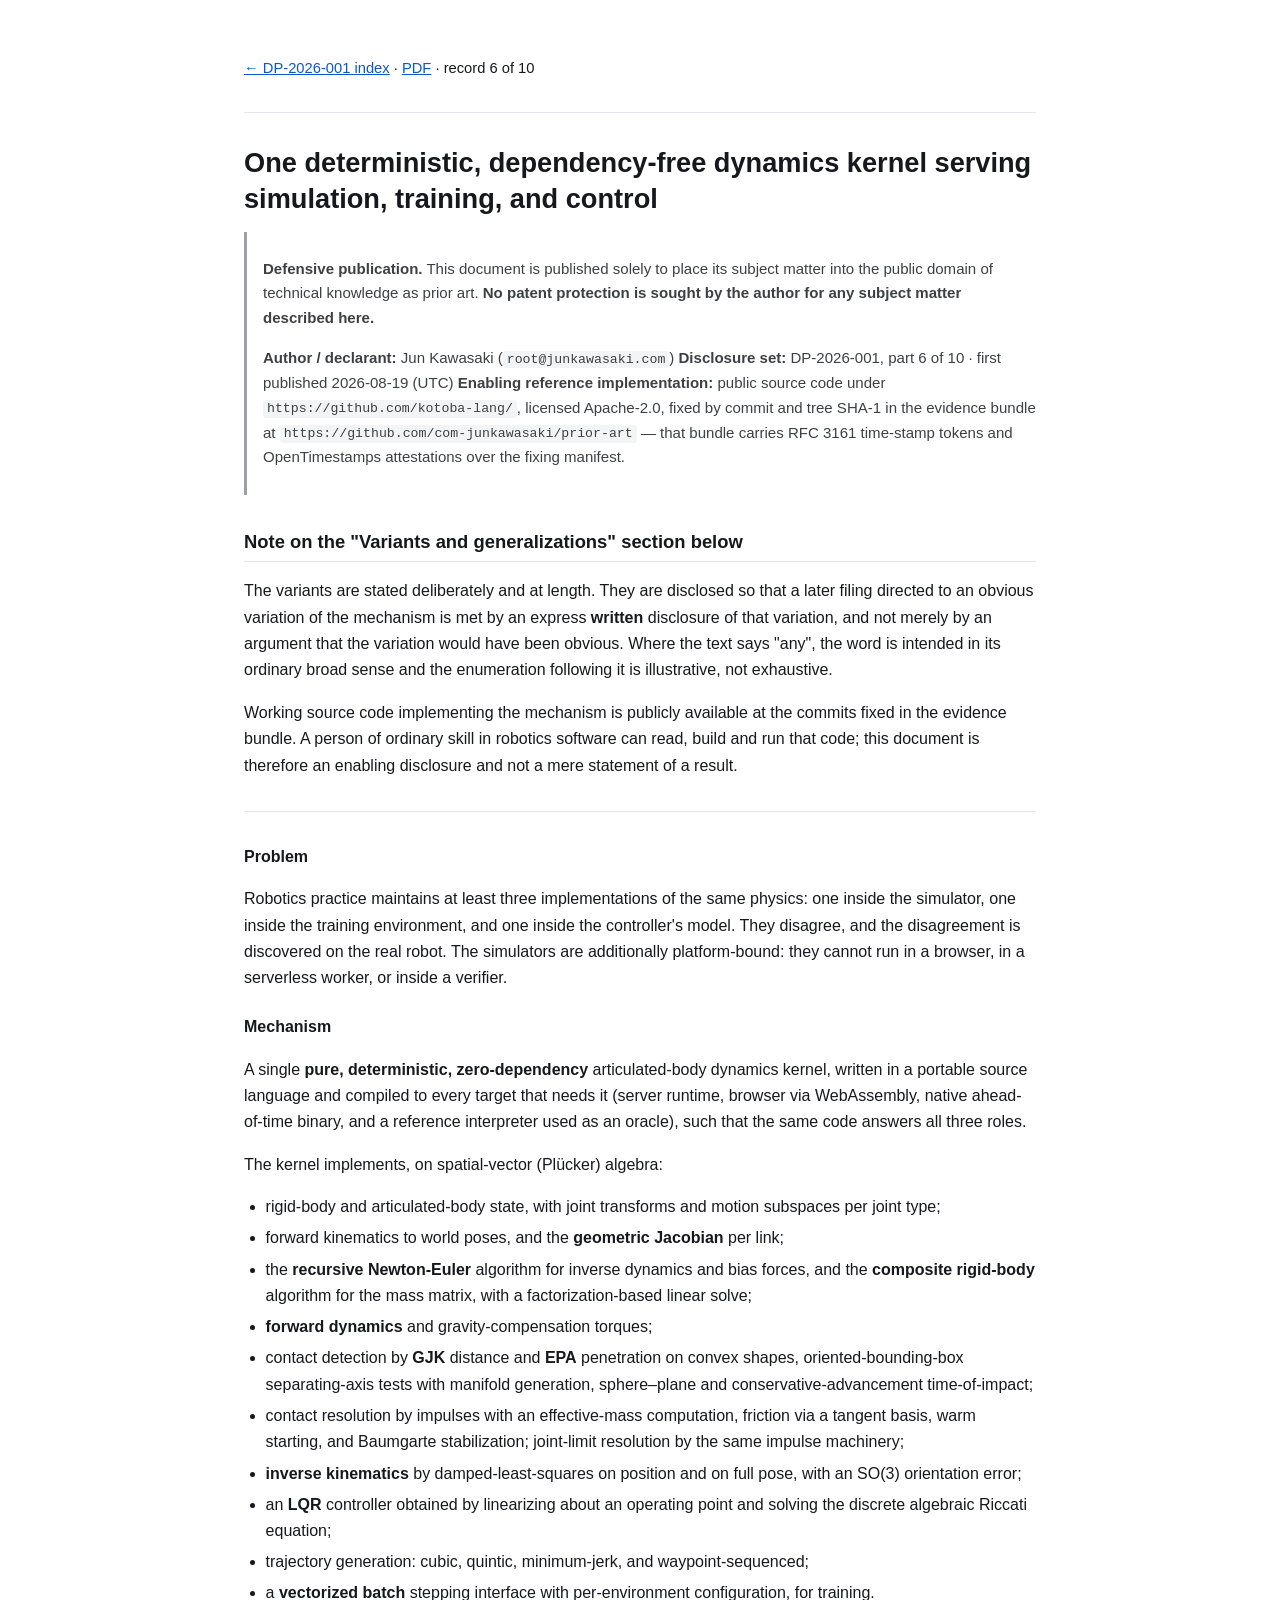
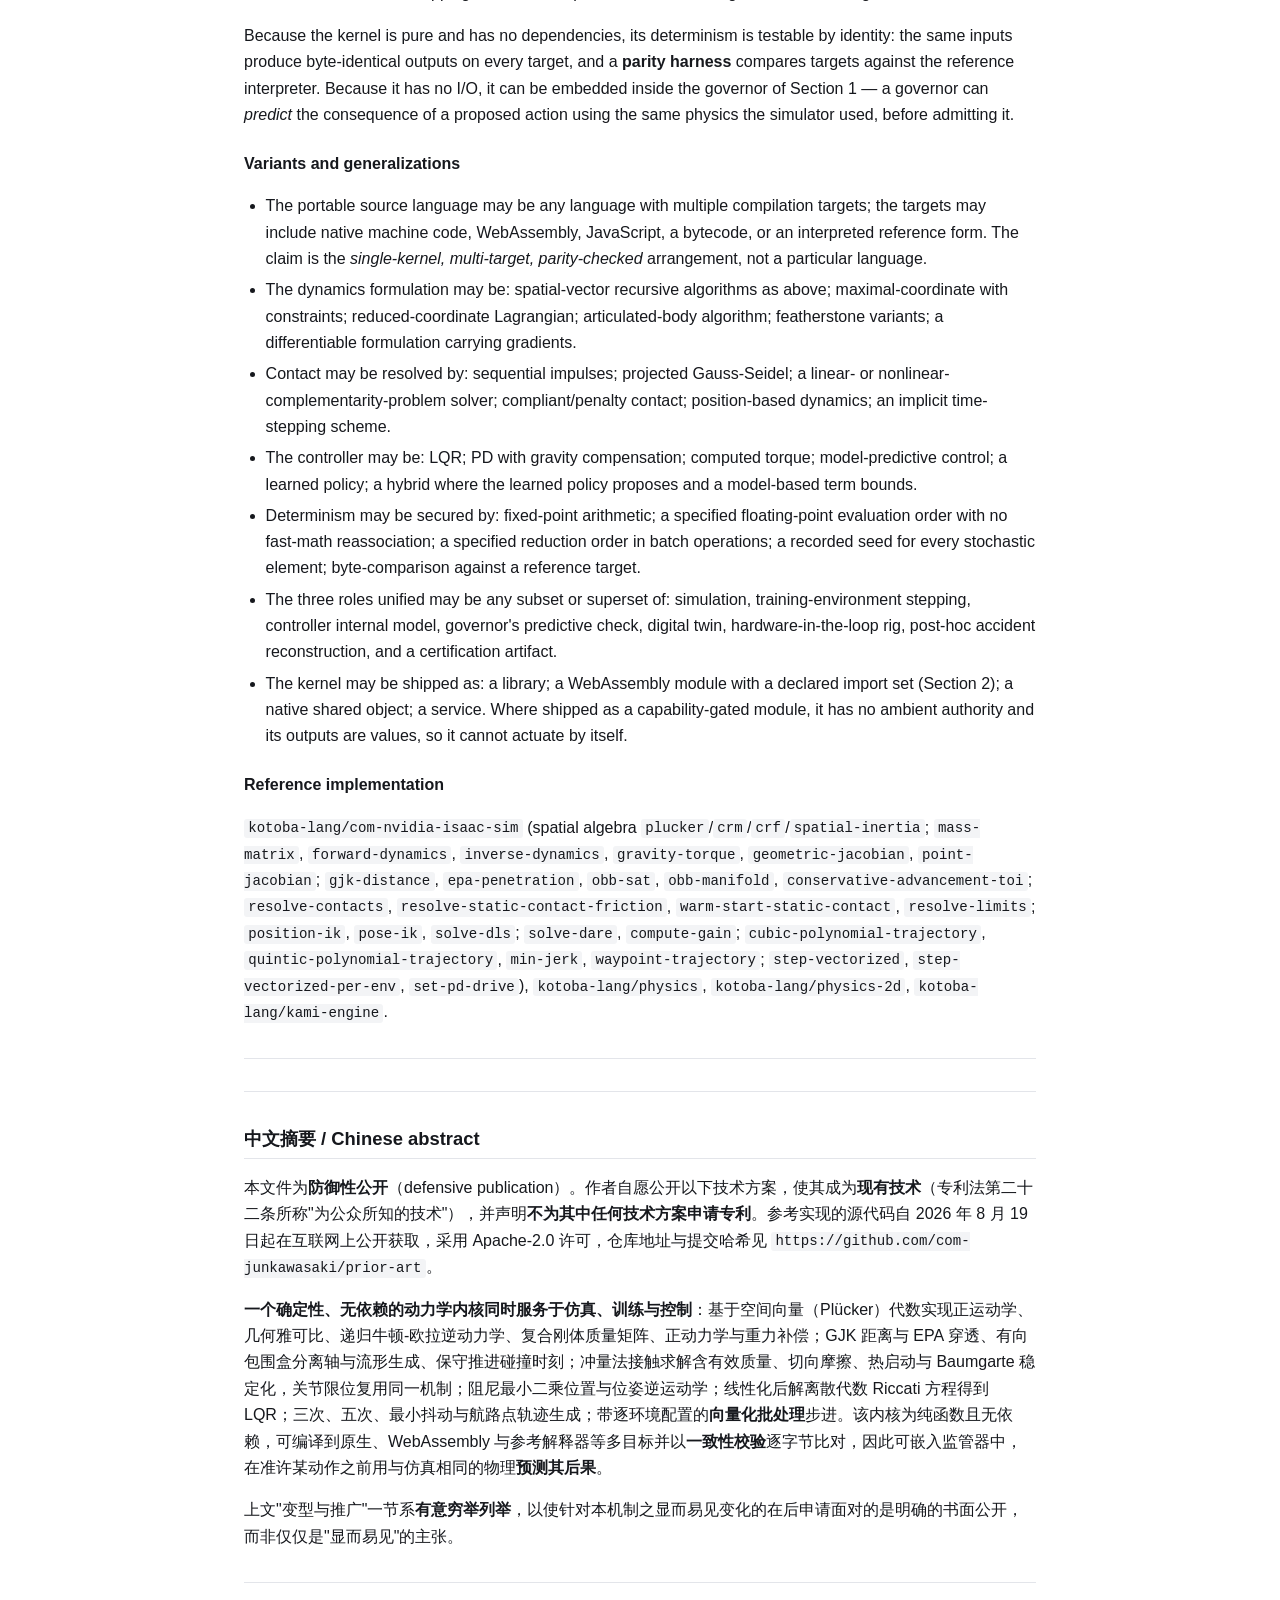
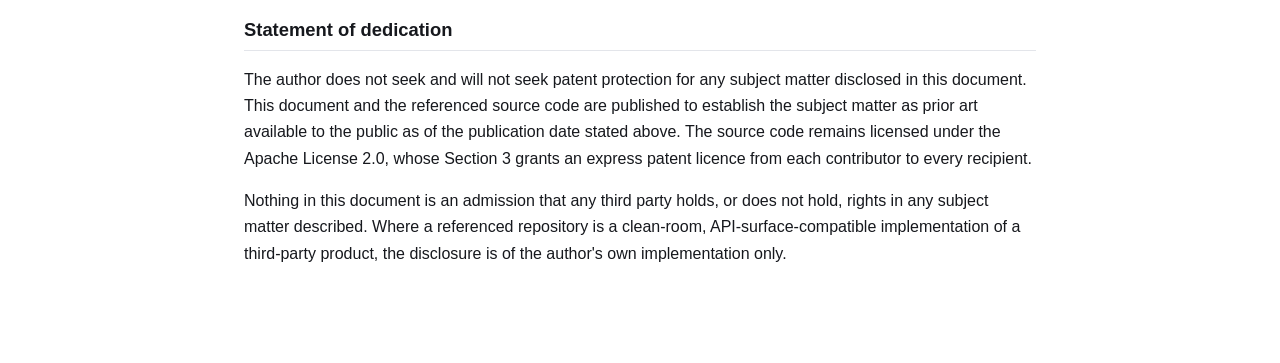
<file: docs/dp-2026-001/DP-2026-001-06-single-dynamics-kernel.html>
<!doctype html>
<html lang="en">
<head>
<meta charset="utf-8">
<meta name="viewport" content="width=device-width,initial-scale=1">
<title>One deterministic, dependency-free dynamics kernel serving simulation, training, and control</title>
<meta name="description" content="Robotics practice maintains at least three implementations of the same physics: one inside the simulator, one inside the training environment, and one inside the controller&#x27;s model. They disagree, and the disagreement is discovered on the real robot. The simulators are additionally platform-bound: t">
<meta name="author" content="Jun Kawasaki">
<link rel="canonical" href="https://com-junkawasaki.github.io/prior-art/dp-2026-001/DP-2026-001-06-single-dynamics-kernel.html">
<link rel="stylesheet" href="../style.css">
<meta name="keywords" content="articulated body dynamics; spatial vector algebra; recursive Newton-Euler; composite rigid body; GJK; EPA; inverse kinematics; damped least squares; LQR; trajectory generation; deterministic simulation; sim-to-real">
<meta name="DC.title" content="One deterministic, dependency-free dynamics kernel serving simulation, training, and control">
<meta name="DC.creator" content="Jun Kawasaki">
<meta name="DC.date" content="2026-08-19">
<meta name="DC.type" content="Text">
<meta name="DC.rights" content="CC0 1.0 Universal">
<meta name="citation_title" content="One deterministic, dependency-free dynamics kernel serving simulation, training, and control">
<meta name="citation_author" content="Kawasaki, Jun">
<meta name="citation_publication_date" content="2026/08/19">
<meta name="citation_technical_report_institution" content="Defensive publication DP-2026-001">
<meta name="citation_abstract_html_url" content="https://com-junkawasaki.github.io/prior-art/dp-2026-001/DP-2026-001-06-single-dynamics-kernel.html">
<meta name="citation_pdf_url" content="https://com-junkawasaki.github.io/prior-art/dp-2026-001/pdf/DP-2026-001-06-single-dynamics-kernel.pdf">
</head>
<body>
<div class="wrap">
<nav class="rec"><p><a href="../">← DP-2026-001 index</a> · <a href="pdf/DP-2026-001-06-single-dynamics-kernel.pdf">PDF</a> · record 6 of 10</p></nav>
<hr>
<h1
id="one-deterministic-dependency-free-dynamics-kernel-serving-simulation-training-and-control">One
deterministic, dependency-free dynamics kernel serving simulation,
training, and control</h1>
<blockquote>
<p><strong>Defensive publication.</strong> This document is published
solely to place its subject matter into the public domain of technical
knowledge as prior art. <strong>No patent protection is sought by the
author for any subject matter described here.</strong></p>
<p><strong>Author / declarant:</strong> Jun Kawasaki
(<code>root@junkawasaki.com</code>) <strong>Disclosure set:</strong>
DP-2026-001, part 6 of 10 · first published 2026-08-19 (UTC)
<strong>Enabling reference implementation:</strong> public source code
under <code>https://github.com/kotoba-lang/</code>, licensed Apache-2.0,
fixed by commit and tree SHA-1 in the evidence bundle at
<code>https://github.com/com-junkawasaki/prior-art</code> — that bundle
carries RFC 3161 time-stamp tokens and OpenTimestamps attestations over
the fixing manifest.</p>
</blockquote>
<h2 id="note-on-the-variants-and-generalizations-section-below">Note on
the "Variants and generalizations" section below</h2>
<p>The variants are stated deliberately and at length. They are
disclosed so that a later filing directed to an obvious variation of the
mechanism is met by an express <strong>written</strong> disclosure of
that variation, and not merely by an argument that the variation would
have been obvious. Where the text says "any", the word is intended in
its ordinary broad sense and the enumeration following it is
illustrative, not exhaustive.</p>
<p>Working source code implementing the mechanism is publicly available
at the commits fixed in the evidence bundle. A person of ordinary skill
in robotics software can read, build and run that code; this document is
therefore an enabling disclosure and not a mere statement of a
result.</p>
<hr />
<h3 id="problem">Problem</h3>
<p>Robotics practice maintains at least three implementations of the
same physics: one inside the simulator, one inside the training
environment, and one inside the controller's model. They disagree, and
the disagreement is discovered on the real robot. The simulators are
additionally platform-bound: they cannot run in a browser, in a
serverless worker, or inside a verifier.</p>
<h3 id="mechanism">Mechanism</h3>
<p>A single <strong>pure, deterministic, zero-dependency</strong>
articulated-body dynamics kernel, written in a portable source language
and compiled to every target that needs it (server runtime, browser via
WebAssembly, native ahead-of-time binary, and a reference interpreter
used as an oracle), such that the same code answers all three roles.</p>
<p>The kernel implements, on spatial-vector (Plücker) algebra:</p>
<ul>
<li>rigid-body and articulated-body state, with joint transforms and
motion subspaces per joint type;</li>
<li>forward kinematics to world poses, and the <strong>geometric
Jacobian</strong> per link;</li>
<li>the <strong>recursive Newton-Euler</strong> algorithm for inverse
dynamics and bias forces, and the <strong>composite rigid-body</strong>
algorithm for the mass matrix, with a factorization-based linear
solve;</li>
<li><strong>forward dynamics</strong> and gravity-compensation
torques;</li>
<li>contact detection by <strong>GJK</strong> distance and
<strong>EPA</strong> penetration on convex shapes, oriented-bounding-box
separating-axis tests with manifold generation, sphere–plane and
conservative-advancement time-of-impact;</li>
<li>contact resolution by impulses with an effective-mass computation,
friction via a tangent basis, warm starting, and Baumgarte
stabilization; joint-limit resolution by the same impulse
machinery;</li>
<li><strong>inverse kinematics</strong> by damped-least-squares on
position and on full pose, with an SO(3) orientation error;</li>
<li>an <strong>LQR</strong> controller obtained by linearizing about an
operating point and solving the discrete algebraic Riccati
equation;</li>
<li>trajectory generation: cubic, quintic, minimum-jerk, and
waypoint-sequenced;</li>
<li>a <strong>vectorized batch</strong> stepping interface with
per-environment configuration, for training.</li>
</ul>
<p>Because the kernel is pure and has no dependencies, its determinism
is testable by identity: the same inputs produce byte-identical outputs
on every target, and a <strong>parity harness</strong> compares targets
against the reference interpreter. Because it has no I/O, it can be
embedded inside the governor of Section 1 — a governor can
<em>predict</em> the consequence of a proposed action using the same
physics the simulator used, before admitting it.</p>
<h3 id="variants-and-generalizations">Variants and generalizations</h3>
<ul>
<li>The portable source language may be any language with multiple
compilation targets; the targets may include native machine code,
WebAssembly, JavaScript, a bytecode, or an interpreted reference form.
The claim is the <em>single-kernel, multi-target, parity-checked</em>
arrangement, not a particular language.</li>
<li>The dynamics formulation may be: spatial-vector recursive algorithms
as above; maximal-coordinate with constraints; reduced-coordinate
Lagrangian; articulated-body algorithm; featherstone variants; a
differentiable formulation carrying gradients.</li>
<li>Contact may be resolved by: sequential impulses; projected
Gauss-Seidel; a linear- or nonlinear-complementarity-problem solver;
compliant/penalty contact; position-based dynamics; an implicit
time-stepping scheme.</li>
<li>The controller may be: LQR; PD with gravity compensation; computed
torque; model-predictive control; a learned policy; a hybrid where the
learned policy proposes and a model-based term bounds.</li>
<li>Determinism may be secured by: fixed-point arithmetic; a specified
floating-point evaluation order with no fast-math reassociation; a
specified reduction order in batch operations; a recorded seed for every
stochastic element; byte-comparison against a reference target.</li>
<li>The three roles unified may be any subset or superset of:
simulation, training-environment stepping, controller internal model,
governor's predictive check, digital twin, hardware-in-the-loop rig,
post-hoc accident reconstruction, and a certification artifact.</li>
<li>The kernel may be shipped as: a library; a WebAssembly module with a
declared import set (Section 2); a native shared object; a service.
Where shipped as a capability-gated module, it has no ambient authority
and its outputs are values, so it cannot actuate by itself.</li>
</ul>
<h3 id="reference-implementation">Reference implementation</h3>
<p><code>kotoba-lang/com-nvidia-isaac-sim</code> (spatial algebra
<code>plucker</code>/<code>crm</code>/<code>crf</code>/<code>spatial-inertia</code>;
<code>mass-matrix</code>, <code>forward-dynamics</code>,
<code>inverse-dynamics</code>, <code>gravity-torque</code>,
<code>geometric-jacobian</code>, <code>point-jacobian</code>;
<code>gjk-distance</code>, <code>epa-penetration</code>,
<code>obb-sat</code>, <code>obb-manifold</code>,
<code>conservative-advancement-toi</code>;
<code>resolve-contacts</code>,
<code>resolve-static-contact-friction</code>,
<code>warm-start-static-contact</code>, <code>resolve-limits</code>;
<code>position-ik</code>, <code>pose-ik</code>, <code>solve-dls</code>;
<code>solve-dare</code>, <code>compute-gain</code>;
<code>cubic-polynomial-trajectory</code>,
<code>quintic-polynomial-trajectory</code>, <code>min-jerk</code>,
<code>waypoint-trajectory</code>; <code>step-vectorized</code>,
<code>step-vectorized-per-env</code>, <code>set-pd-drive</code>),
<code>kotoba-lang/physics</code>, <code>kotoba-lang/physics-2d</code>,
<code>kotoba-lang/kami-engine</code>.</p>
<hr />
<hr />
<h2 id="中文摘要--chinese-abstract">中文摘要 / Chinese abstract</h2>
<p>本文件为<strong>防御性公开</strong>（defensive
publication）。作者自愿公开以下技术方案，使其成为<strong>现有技术</strong>（专利法第二十二条所称"为公众所知的技术"），并声明<strong>不为其中任何技术方案申请专利</strong>。参考实现的源代码自
2026 年 8 月 19 日起在互联网上公开获取，采用 Apache-2.0
许可，仓库地址与提交哈希见
<code>https://github.com/com-junkawasaki/prior-art</code>。</p>
<p><strong>一个确定性、无依赖的动力学内核同时服务于仿真、训练与控制</strong>：基于空间向量（Plücker）代数实现正运动学、几何雅可比、递归牛顿-欧拉逆动力学、复合刚体质量矩阵、正动力学与重力补偿；GJK
距离与 EPA
穿透、有向包围盒分离轴与流形生成、保守推进碰撞时刻；冲量法接触求解含有效质量、切向摩擦、热启动与
Baumgarte
稳定化，关节限位复用同一机制；阻尼最小二乘位置与位姿逆运动学；线性化后解离散代数
Riccati 方程得到
LQR；三次、五次、最小抖动与航路点轨迹生成；带逐环境配置的<strong>向量化批处理</strong>步进。该内核为纯函数且无依赖，可编译到原生、WebAssembly
与参考解释器等多目标并以<strong>一致性校验</strong>逐字节比对，因此可嵌入监管器中，在准许某动作之前用与仿真相同的物理<strong>预测其后果</strong>。</p>
<p>上文"变型与推广"一节系<strong>有意穷举列举</strong>，以使针对本机制之显而易见变化的在后申请面对的是明确的书面公开，而非仅仅是"显而易见"的主张。</p>
<hr />
<h2 id="statement-of-dedication">Statement of dedication</h2>
<p>The author does not seek and will not seek patent protection for any
subject matter disclosed in this document. This document and the
referenced source code are published to establish the subject matter as
prior art available to the public as of the publication date stated
above. The source code remains licensed under the Apache License 2.0,
whose Section 3 grants an express patent licence from each contributor
to every recipient.</p>
<p>Nothing in this document is an admission that any third party holds,
or does not hold, rights in any subject matter described. Where a
referenced repository is a clean-room, API-surface-compatible
implementation of a third-party product, the disclosure is of the
author's own implementation only.</p>

</div>
</body>
</html>
</file>
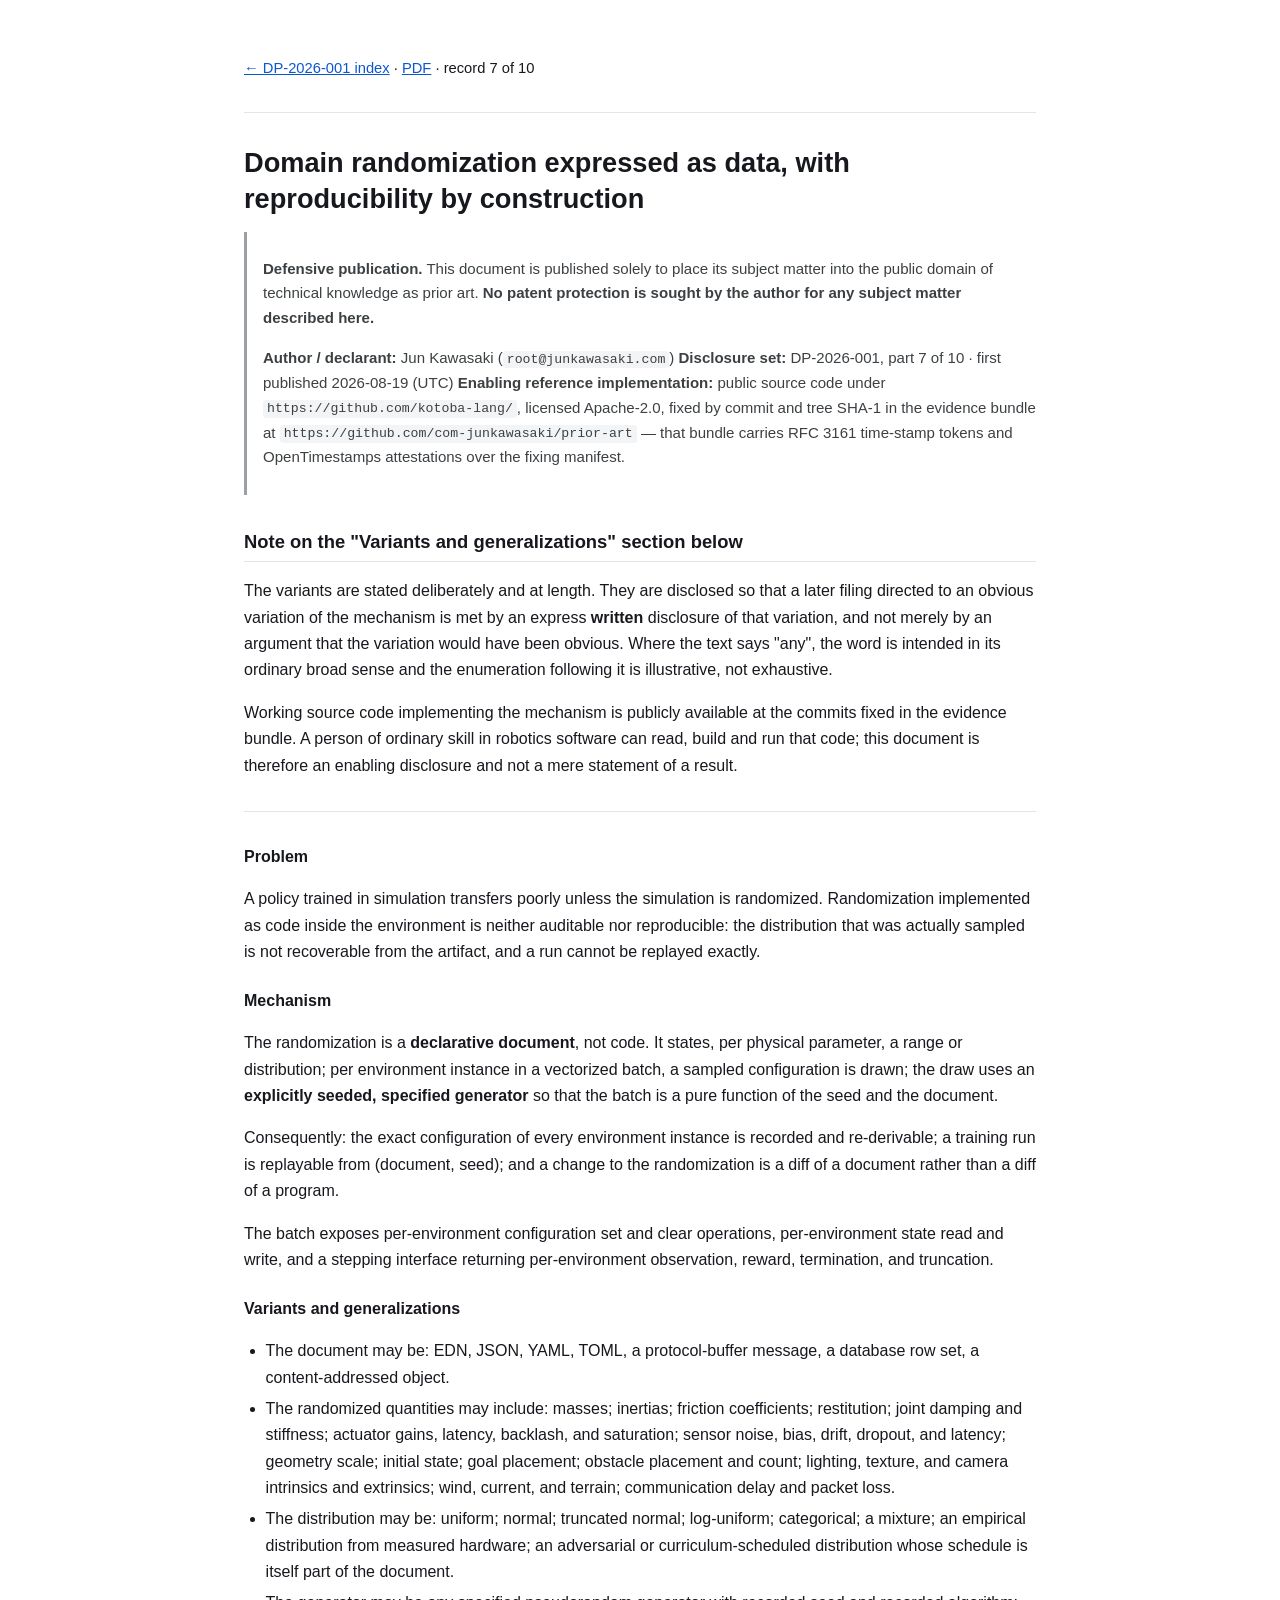
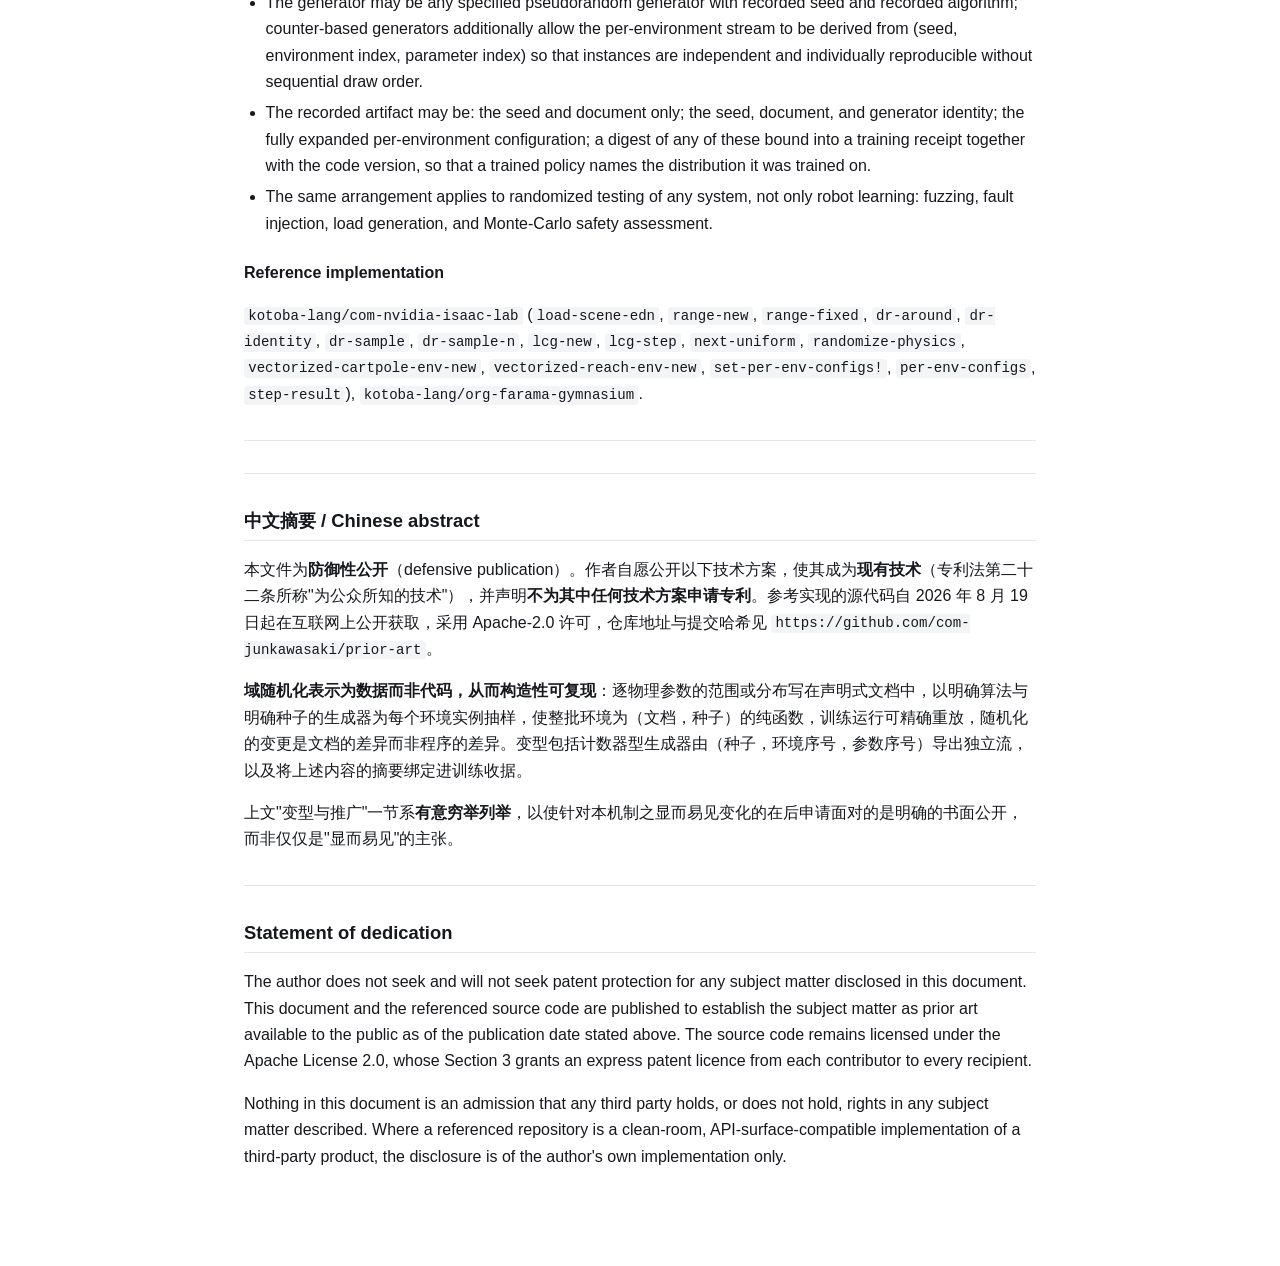
<file: docs/dp-2026-001/DP-2026-001-07-domain-randomization-as-data.html>
<!doctype html>
<html lang="en">
<head>
<meta charset="utf-8">
<meta name="viewport" content="width=device-width,initial-scale=1">
<title>Domain randomization expressed as data, with reproducibility by construction</title>
<meta name="description" content="A policy trained in simulation transfers poorly unless the simulation is randomized. Randomization implemented as code inside the environment is neither auditable nor reproducible: the distribution that was actually sampled is not recoverable from the artifact, and a run cannot be replayed exactly. ">
<meta name="author" content="Jun Kawasaki">
<link rel="canonical" href="https://com-junkawasaki.github.io/prior-art/dp-2026-001/DP-2026-001-07-domain-randomization-as-data.html">
<link rel="stylesheet" href="../style.css">
<meta name="keywords" content="domain randomization; reinforcement learning; sim-to-real transfer; reproducibility; seeded generator; vectorized environment; declarative configuration">
<meta name="DC.title" content="Domain randomization expressed as data, with reproducibility by construction">
<meta name="DC.creator" content="Jun Kawasaki">
<meta name="DC.date" content="2026-08-19">
<meta name="DC.type" content="Text">
<meta name="DC.rights" content="CC0 1.0 Universal">
<meta name="citation_title" content="Domain randomization expressed as data, with reproducibility by construction">
<meta name="citation_author" content="Kawasaki, Jun">
<meta name="citation_publication_date" content="2026/08/19">
<meta name="citation_technical_report_institution" content="Defensive publication DP-2026-001">
<meta name="citation_abstract_html_url" content="https://com-junkawasaki.github.io/prior-art/dp-2026-001/DP-2026-001-07-domain-randomization-as-data.html">
<meta name="citation_pdf_url" content="https://com-junkawasaki.github.io/prior-art/dp-2026-001/pdf/DP-2026-001-07-domain-randomization-as-data.pdf">
</head>
<body>
<div class="wrap">
<nav class="rec"><p><a href="../">← DP-2026-001 index</a> · <a href="pdf/DP-2026-001-07-domain-randomization-as-data.pdf">PDF</a> · record 7 of 10</p></nav>
<hr>
<h1
id="domain-randomization-expressed-as-data-with-reproducibility-by-construction">Domain
randomization expressed as data, with reproducibility by
construction</h1>
<blockquote>
<p><strong>Defensive publication.</strong> This document is published
solely to place its subject matter into the public domain of technical
knowledge as prior art. <strong>No patent protection is sought by the
author for any subject matter described here.</strong></p>
<p><strong>Author / declarant:</strong> Jun Kawasaki
(<code>root@junkawasaki.com</code>) <strong>Disclosure set:</strong>
DP-2026-001, part 7 of 10 · first published 2026-08-19 (UTC)
<strong>Enabling reference implementation:</strong> public source code
under <code>https://github.com/kotoba-lang/</code>, licensed Apache-2.0,
fixed by commit and tree SHA-1 in the evidence bundle at
<code>https://github.com/com-junkawasaki/prior-art</code> — that bundle
carries RFC 3161 time-stamp tokens and OpenTimestamps attestations over
the fixing manifest.</p>
</blockquote>
<h2 id="note-on-the-variants-and-generalizations-section-below">Note on
the "Variants and generalizations" section below</h2>
<p>The variants are stated deliberately and at length. They are
disclosed so that a later filing directed to an obvious variation of the
mechanism is met by an express <strong>written</strong> disclosure of
that variation, and not merely by an argument that the variation would
have been obvious. Where the text says "any", the word is intended in
its ordinary broad sense and the enumeration following it is
illustrative, not exhaustive.</p>
<p>Working source code implementing the mechanism is publicly available
at the commits fixed in the evidence bundle. A person of ordinary skill
in robotics software can read, build and run that code; this document is
therefore an enabling disclosure and not a mere statement of a
result.</p>
<hr />
<h3 id="problem">Problem</h3>
<p>A policy trained in simulation transfers poorly unless the simulation
is randomized. Randomization implemented as code inside the environment
is neither auditable nor reproducible: the distribution that was
actually sampled is not recoverable from the artifact, and a run cannot
be replayed exactly.</p>
<h3 id="mechanism">Mechanism</h3>
<p>The randomization is a <strong>declarative document</strong>, not
code. It states, per physical parameter, a range or distribution; per
environment instance in a vectorized batch, a sampled configuration is
drawn; the draw uses an <strong>explicitly seeded, specified
generator</strong> so that the batch is a pure function of the seed and
the document.</p>
<p>Consequently: the exact configuration of every environment instance
is recorded and re-derivable; a training run is replayable from
(document, seed); and a change to the randomization is a diff of a
document rather than a diff of a program.</p>
<p>The batch exposes per-environment configuration set and clear
operations, per-environment state read and write, and a stepping
interface returning per-environment observation, reward, termination,
and truncation.</p>
<h3 id="variants-and-generalizations">Variants and generalizations</h3>
<ul>
<li>The document may be: EDN, JSON, YAML, TOML, a protocol-buffer
message, a database row set, a content-addressed object.</li>
<li>The randomized quantities may include: masses; inertias; friction
coefficients; restitution; joint damping and stiffness; actuator gains,
latency, backlash, and saturation; sensor noise, bias, drift, dropout,
and latency; geometry scale; initial state; goal placement; obstacle
placement and count; lighting, texture, and camera intrinsics and
extrinsics; wind, current, and terrain; communication delay and packet
loss.</li>
<li>The distribution may be: uniform; normal; truncated normal;
log-uniform; categorical; a mixture; an empirical distribution from
measured hardware; an adversarial or curriculum-scheduled distribution
whose schedule is itself part of the document.</li>
<li>The generator may be any specified pseudorandom generator with
recorded seed and recorded algorithm; counter-based generators
additionally allow the per-environment stream to be derived from (seed,
environment index, parameter index) so that instances are independent
and individually reproducible without sequential draw order.</li>
<li>The recorded artifact may be: the seed and document only; the seed,
document, and generator identity; the fully expanded per-environment
configuration; a digest of any of these bound into a training receipt
together with the code version, so that a trained policy names the
distribution it was trained on.</li>
<li>The same arrangement applies to randomized testing of any system,
not only robot learning: fuzzing, fault injection, load generation, and
Monte-Carlo safety assessment.</li>
</ul>
<h3 id="reference-implementation">Reference implementation</h3>
<p><code>kotoba-lang/com-nvidia-isaac-lab</code>
(<code>load-scene-edn</code>, <code>range-new</code>,
<code>range-fixed</code>, <code>dr-around</code>,
<code>dr-identity</code>, <code>dr-sample</code>,
<code>dr-sample-n</code>, <code>lcg-new</code>, <code>lcg-step</code>,
<code>next-uniform</code>, <code>randomize-physics</code>,
<code>vectorized-cartpole-env-new</code>,
<code>vectorized-reach-env-new</code>,
<code>set-per-env-configs!</code>, <code>per-env-configs</code>,
<code>step-result</code>),
<code>kotoba-lang/org-farama-gymnasium</code>.</p>
<hr />
<hr />
<h2 id="中文摘要--chinese-abstract">中文摘要 / Chinese abstract</h2>
<p>本文件为<strong>防御性公开</strong>（defensive
publication）。作者自愿公开以下技术方案，使其成为<strong>现有技术</strong>（专利法第二十二条所称"为公众所知的技术"），并声明<strong>不为其中任何技术方案申请专利</strong>。参考实现的源代码自
2026 年 8 月 19 日起在互联网上公开获取，采用 Apache-2.0
许可，仓库地址与提交哈希见
<code>https://github.com/com-junkawasaki/prior-art</code>。</p>
<p><strong>域随机化表示为数据而非代码，从而构造性可复现</strong>：逐物理参数的范围或分布写在声明式文档中，以明确算法与明确种子的生成器为每个环境实例抽样，使整批环境为（文档，种子）的纯函数，训练运行可精确重放，随机化的变更是文档的差异而非程序的差异。变型包括计数器型生成器由（种子，环境序号，参数序号）导出独立流，以及将上述内容的摘要绑定进训练收据。</p>
<p>上文"变型与推广"一节系<strong>有意穷举列举</strong>，以使针对本机制之显而易见变化的在后申请面对的是明确的书面公开，而非仅仅是"显而易见"的主张。</p>
<hr />
<h2 id="statement-of-dedication">Statement of dedication</h2>
<p>The author does not seek and will not seek patent protection for any
subject matter disclosed in this document. This document and the
referenced source code are published to establish the subject matter as
prior art available to the public as of the publication date stated
above. The source code remains licensed under the Apache License 2.0,
whose Section 3 grants an express patent licence from each contributor
to every recipient.</p>
<p>Nothing in this document is an admission that any third party holds,
or does not hold, rights in any subject matter described. Where a
referenced repository is a clean-room, API-surface-compatible
implementation of a third-party product, the disclosure is of the
author's own implementation only.</p>

</div>
</body>
</html>
</file>
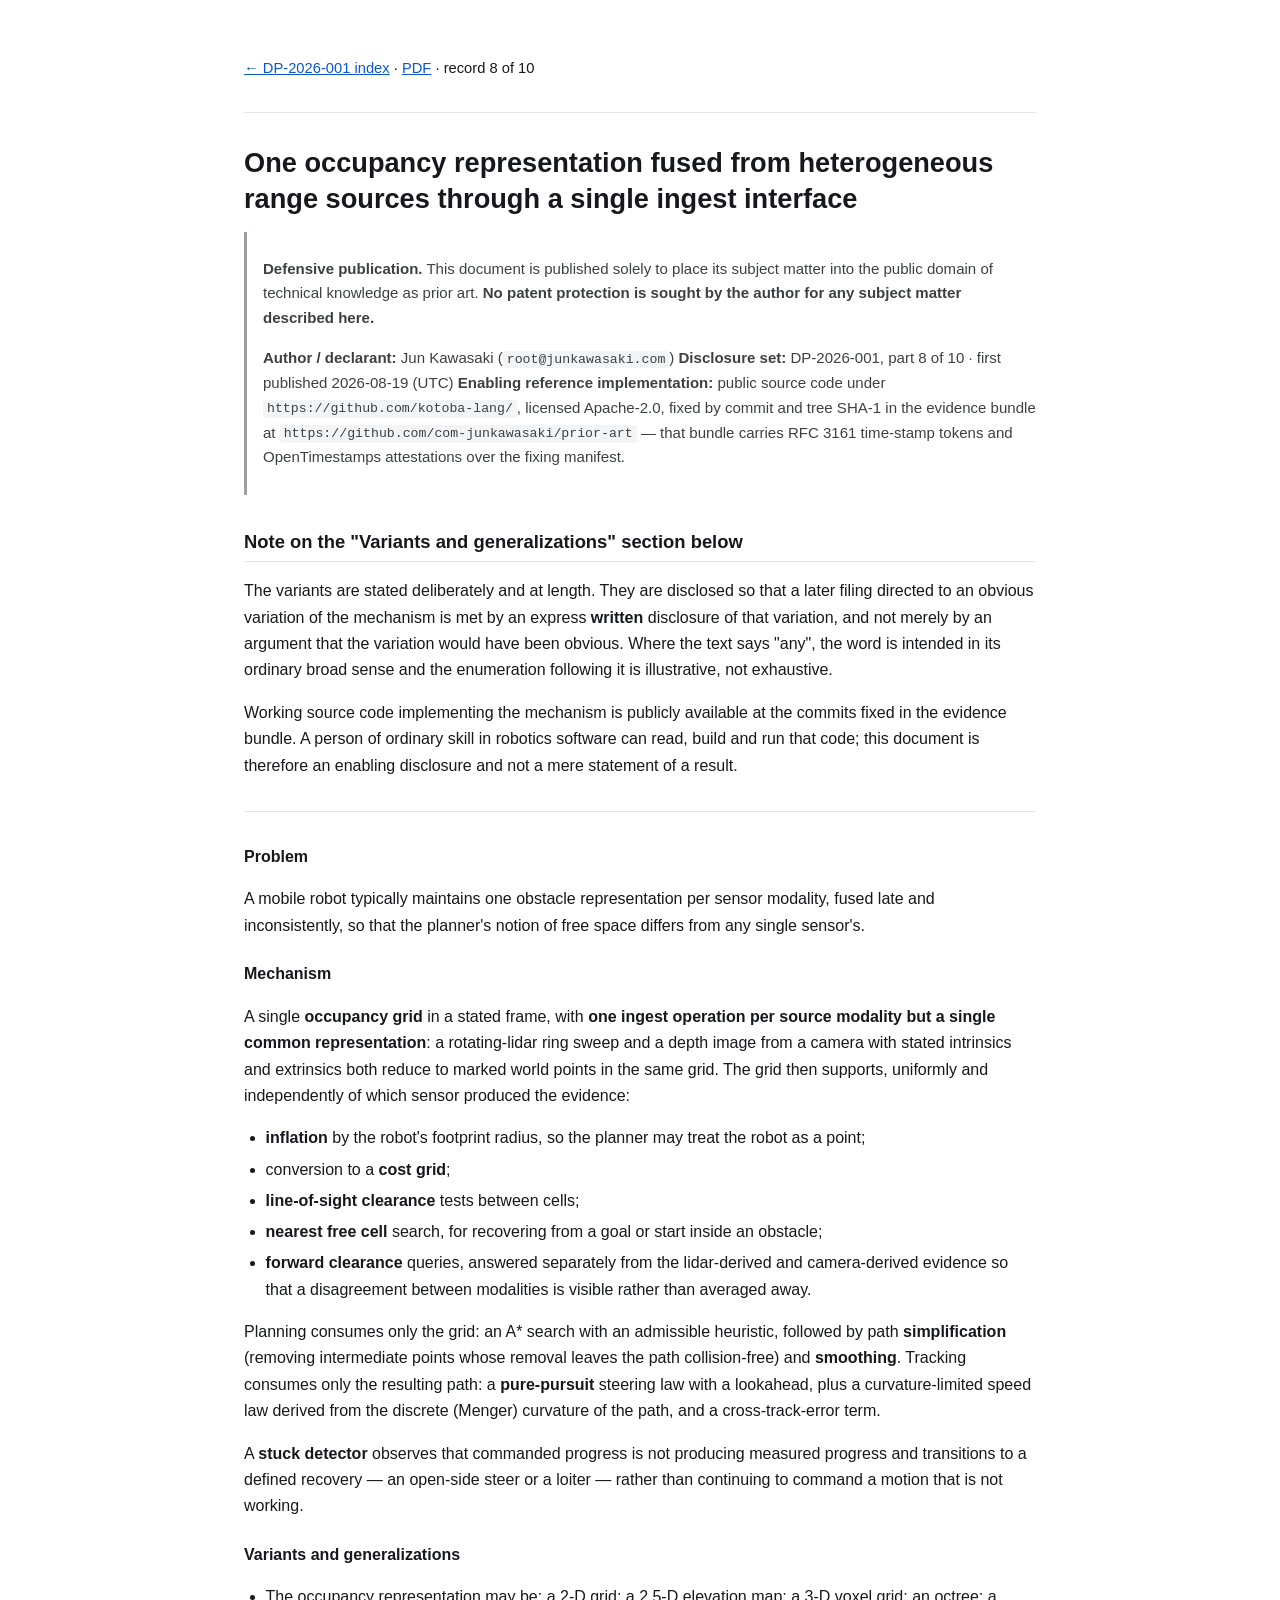
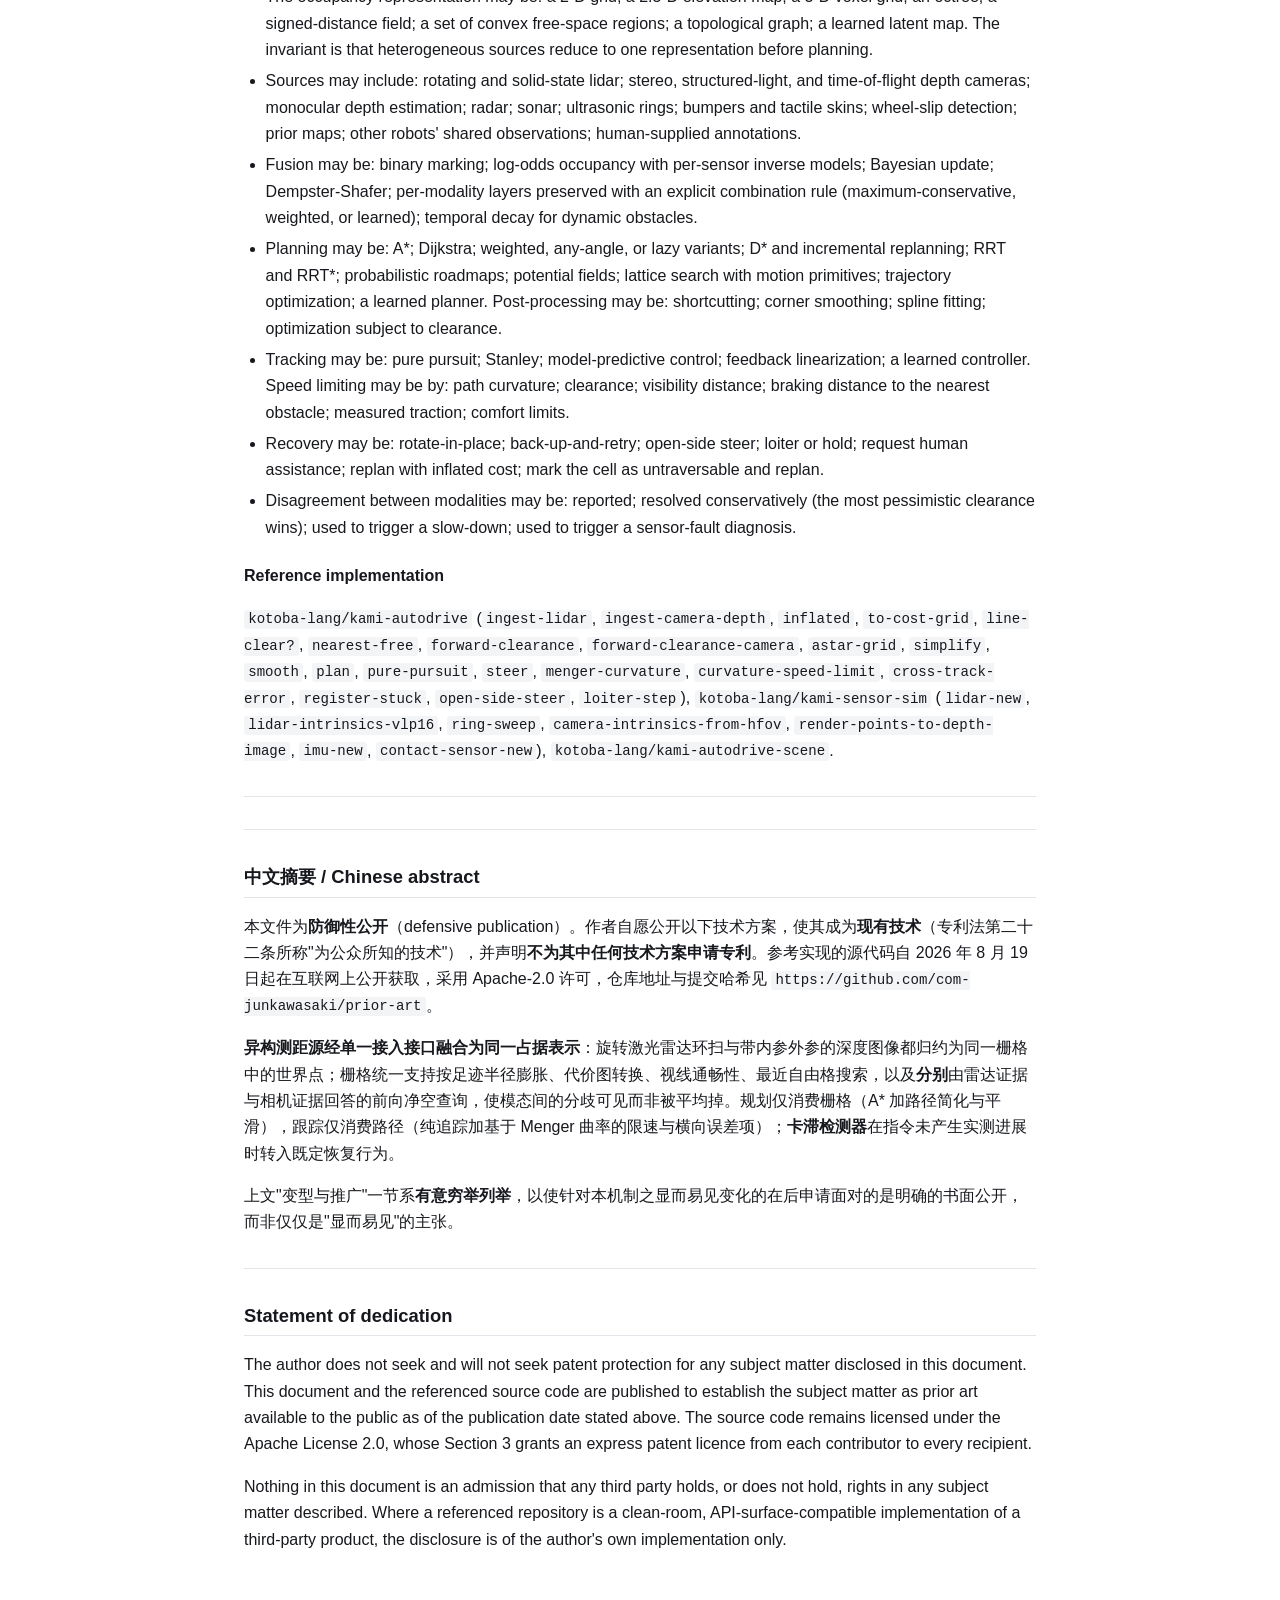
<file: docs/dp-2026-001/DP-2026-001-08-unified-occupancy-fusion.html>
<!doctype html>
<html lang="en">
<head>
<meta charset="utf-8">
<meta name="viewport" content="width=device-width,initial-scale=1">
<title>One occupancy representation fused from heterogeneous range sources through a single ingest interface</title>
<meta name="description" content="A mobile robot typically maintains one obstacle representation per sensor modality, fused late and inconsistently, so that the planner&#x27;s notion of free space differs from any single sensor&#x27;s. A single occupancy grid in a stated frame, with one ingest operation per source modality but a single common">
<meta name="author" content="Jun Kawasaki">
<link rel="canonical" href="https://com-junkawasaki.github.io/prior-art/dp-2026-001/DP-2026-001-08-unified-occupancy-fusion.html">
<link rel="stylesheet" href="../style.css">
<meta name="keywords" content="occupancy grid; sensor fusion; lidar; depth camera; A-star path planning; pure pursuit; inflation; stuck detection; mobile robot navigation">
<meta name="DC.title" content="One occupancy representation fused from heterogeneous range sources through a single ingest interface">
<meta name="DC.creator" content="Jun Kawasaki">
<meta name="DC.date" content="2026-08-19">
<meta name="DC.type" content="Text">
<meta name="DC.rights" content="CC0 1.0 Universal">
<meta name="citation_title" content="One occupancy representation fused from heterogeneous range sources through a single ingest interface">
<meta name="citation_author" content="Kawasaki, Jun">
<meta name="citation_publication_date" content="2026/08/19">
<meta name="citation_technical_report_institution" content="Defensive publication DP-2026-001">
<meta name="citation_abstract_html_url" content="https://com-junkawasaki.github.io/prior-art/dp-2026-001/DP-2026-001-08-unified-occupancy-fusion.html">
<meta name="citation_pdf_url" content="https://com-junkawasaki.github.io/prior-art/dp-2026-001/pdf/DP-2026-001-08-unified-occupancy-fusion.pdf">
</head>
<body>
<div class="wrap">
<nav class="rec"><p><a href="../">← DP-2026-001 index</a> · <a href="pdf/DP-2026-001-08-unified-occupancy-fusion.pdf">PDF</a> · record 8 of 10</p></nav>
<hr>
<h1
id="one-occupancy-representation-fused-from-heterogeneous-range-sources-through-a-single-ingest-interface">One
occupancy representation fused from heterogeneous range sources through
a single ingest interface</h1>
<blockquote>
<p><strong>Defensive publication.</strong> This document is published
solely to place its subject matter into the public domain of technical
knowledge as prior art. <strong>No patent protection is sought by the
author for any subject matter described here.</strong></p>
<p><strong>Author / declarant:</strong> Jun Kawasaki
(<code>root@junkawasaki.com</code>) <strong>Disclosure set:</strong>
DP-2026-001, part 8 of 10 · first published 2026-08-19 (UTC)
<strong>Enabling reference implementation:</strong> public source code
under <code>https://github.com/kotoba-lang/</code>, licensed Apache-2.0,
fixed by commit and tree SHA-1 in the evidence bundle at
<code>https://github.com/com-junkawasaki/prior-art</code> — that bundle
carries RFC 3161 time-stamp tokens and OpenTimestamps attestations over
the fixing manifest.</p>
</blockquote>
<h2 id="note-on-the-variants-and-generalizations-section-below">Note on
the "Variants and generalizations" section below</h2>
<p>The variants are stated deliberately and at length. They are
disclosed so that a later filing directed to an obvious variation of the
mechanism is met by an express <strong>written</strong> disclosure of
that variation, and not merely by an argument that the variation would
have been obvious. Where the text says "any", the word is intended in
its ordinary broad sense and the enumeration following it is
illustrative, not exhaustive.</p>
<p>Working source code implementing the mechanism is publicly available
at the commits fixed in the evidence bundle. A person of ordinary skill
in robotics software can read, build and run that code; this document is
therefore an enabling disclosure and not a mere statement of a
result.</p>
<hr />
<h3 id="problem">Problem</h3>
<p>A mobile robot typically maintains one obstacle representation per
sensor modality, fused late and inconsistently, so that the planner's
notion of free space differs from any single sensor's.</p>
<h3 id="mechanism">Mechanism</h3>
<p>A single <strong>occupancy grid</strong> in a stated frame, with
<strong>one ingest operation per source modality but a single common
representation</strong>: a rotating-lidar ring sweep and a depth image
from a camera with stated intrinsics and extrinsics both reduce to
marked world points in the same grid. The grid then supports, uniformly
and independently of which sensor produced the evidence:</p>
<ul>
<li><strong>inflation</strong> by the robot's footprint radius, so the
planner may treat the robot as a point;</li>
<li>conversion to a <strong>cost grid</strong>;</li>
<li><strong>line-of-sight clearance</strong> tests between cells;</li>
<li><strong>nearest free cell</strong> search, for recovering from a
goal or start inside an obstacle;</li>
<li><strong>forward clearance</strong> queries, answered separately from
the lidar-derived and camera-derived evidence so that a disagreement
between modalities is visible rather than averaged away.</li>
</ul>
<p>Planning consumes only the grid: an A* search with an admissible
heuristic, followed by path <strong>simplification</strong> (removing
intermediate points whose removal leaves the path collision-free) and
<strong>smoothing</strong>. Tracking consumes only the resulting path: a
<strong>pure-pursuit</strong> steering law with a lookahead, plus a
curvature-limited speed law derived from the discrete (Menger) curvature
of the path, and a cross-track-error term.</p>
<p>A <strong>stuck detector</strong> observes that commanded progress is
not producing measured progress and transitions to a defined recovery —
an open-side steer or a loiter — rather than continuing to command a
motion that is not working.</p>
<h3 id="variants-and-generalizations">Variants and generalizations</h3>
<ul>
<li>The occupancy representation may be: a 2-D grid; a 2.5-D elevation
map; a 3-D voxel grid; an octree; a signed-distance field; a set of
convex free-space regions; a topological graph; a learned latent map.
The invariant is that heterogeneous sources reduce to one representation
before planning.</li>
<li>Sources may include: rotating and solid-state lidar; stereo,
structured-light, and time-of-flight depth cameras; monocular depth
estimation; radar; sonar; ultrasonic rings; bumpers and tactile skins;
wheel-slip detection; prior maps; other robots' shared observations;
human-supplied annotations.</li>
<li>Fusion may be: binary marking; log-odds occupancy with per-sensor
inverse models; Bayesian update; Dempster-Shafer; per-modality layers
preserved with an explicit combination rule (maximum-conservative,
weighted, or learned); temporal decay for dynamic obstacles.</li>
<li>Planning may be: A*; Dijkstra; weighted, any-angle, or lazy
variants; D* and incremental replanning; RRT and RRT*; probabilistic
roadmaps; potential fields; lattice search with motion primitives;
trajectory optimization; a learned planner. Post-processing may be:
shortcutting; corner smoothing; spline fitting; optimization subject to
clearance.</li>
<li>Tracking may be: pure pursuit; Stanley; model-predictive control;
feedback linearization; a learned controller. Speed limiting may be by:
path curvature; clearance; visibility distance; braking distance to the
nearest obstacle; measured traction; comfort limits.</li>
<li>Recovery may be: rotate-in-place; back-up-and-retry; open-side
steer; loiter or hold; request human assistance; replan with inflated
cost; mark the cell as untraversable and replan.</li>
<li>Disagreement between modalities may be: reported; resolved
conservatively (the most pessimistic clearance wins); used to trigger a
slow-down; used to trigger a sensor-fault diagnosis.</li>
</ul>
<h3 id="reference-implementation">Reference implementation</h3>
<p><code>kotoba-lang/kami-autodrive</code> (<code>ingest-lidar</code>,
<code>ingest-camera-depth</code>, <code>inflated</code>,
<code>to-cost-grid</code>, <code>line-clear?</code>,
<code>nearest-free</code>, <code>forward-clearance</code>,
<code>forward-clearance-camera</code>, <code>astar-grid</code>,
<code>simplify</code>, <code>smooth</code>, <code>plan</code>,
<code>pure-pursuit</code>, <code>steer</code>,
<code>menger-curvature</code>, <code>curvature-speed-limit</code>,
<code>cross-track-error</code>, <code>register-stuck</code>,
<code>open-side-steer</code>, <code>loiter-step</code>),
<code>kotoba-lang/kami-sensor-sim</code> (<code>lidar-new</code>,
<code>lidar-intrinsics-vlp16</code>, <code>ring-sweep</code>,
<code>camera-intrinsics-from-hfov</code>,
<code>render-points-to-depth-image</code>, <code>imu-new</code>,
<code>contact-sensor-new</code>),
<code>kotoba-lang/kami-autodrive-scene</code>.</p>
<hr />
<hr />
<h2 id="中文摘要--chinese-abstract">中文摘要 / Chinese abstract</h2>
<p>本文件为<strong>防御性公开</strong>（defensive
publication）。作者自愿公开以下技术方案，使其成为<strong>现有技术</strong>（专利法第二十二条所称"为公众所知的技术"），并声明<strong>不为其中任何技术方案申请专利</strong>。参考实现的源代码自
2026 年 8 月 19 日起在互联网上公开获取，采用 Apache-2.0
许可，仓库地址与提交哈希见
<code>https://github.com/com-junkawasaki/prior-art</code>。</p>
<p><strong>异构测距源经单一接入接口融合为同一占据表示</strong>：旋转激光雷达环扫与带内参外参的深度图像都归约为同一栅格中的世界点；栅格统一支持按足迹半径膨胀、代价图转换、视线通畅性、最近自由格搜索，以及<strong>分别</strong>由雷达证据与相机证据回答的前向净空查询，使模态间的分歧可见而非被平均掉。规划仅消费栅格（A*
加路径简化与平滑），跟踪仅消费路径（纯追踪加基于 Menger
曲率的限速与横向误差项）；<strong>卡滞检测器</strong>在指令未产生实测进展时转入既定恢复行为。</p>
<p>上文"变型与推广"一节系<strong>有意穷举列举</strong>，以使针对本机制之显而易见变化的在后申请面对的是明确的书面公开，而非仅仅是"显而易见"的主张。</p>
<hr />
<h2 id="statement-of-dedication">Statement of dedication</h2>
<p>The author does not seek and will not seek patent protection for any
subject matter disclosed in this document. This document and the
referenced source code are published to establish the subject matter as
prior art available to the public as of the publication date stated
above. The source code remains licensed under the Apache License 2.0,
whose Section 3 grants an express patent licence from each contributor
to every recipient.</p>
<p>Nothing in this document is an admission that any third party holds,
or does not hold, rights in any subject matter described. Where a
referenced repository is a clean-room, API-surface-compatible
implementation of a third-party product, the disclosure is of the
author's own implementation only.</p>

</div>
</body>
</html>
</file>
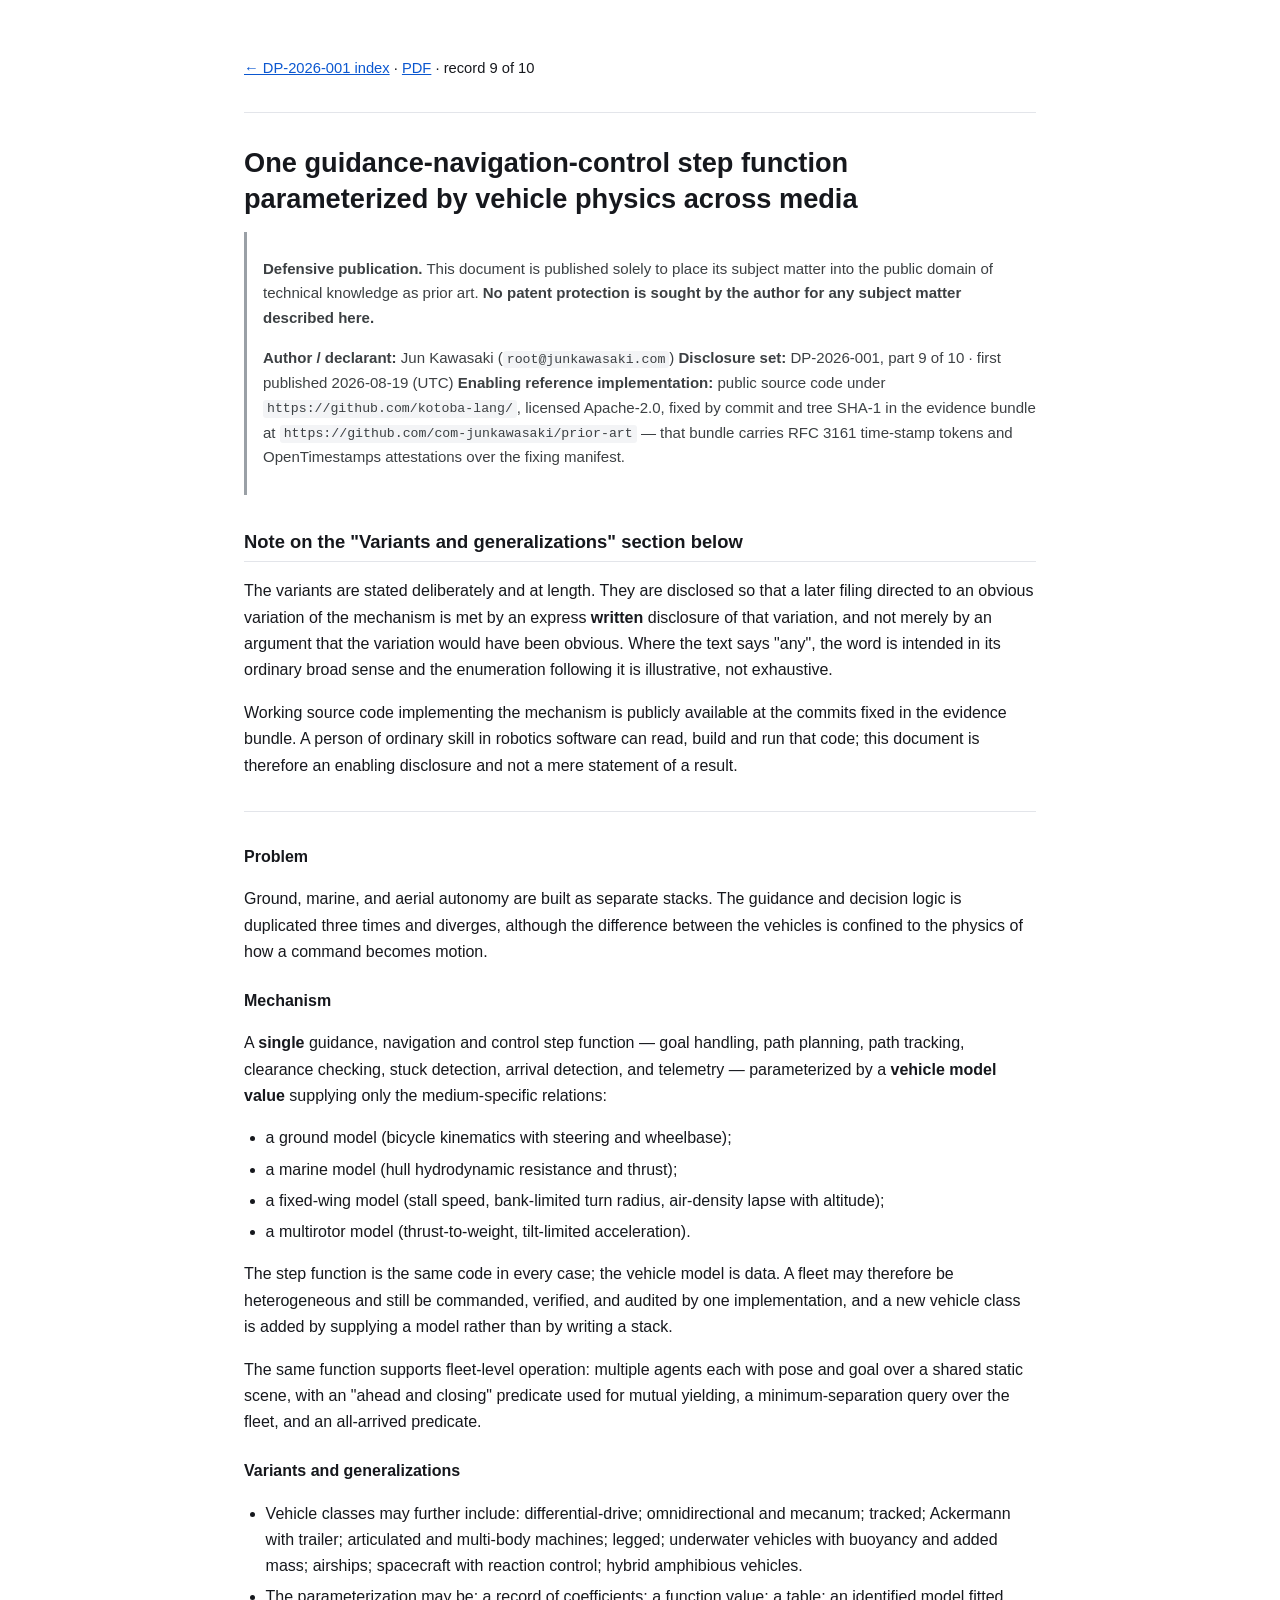
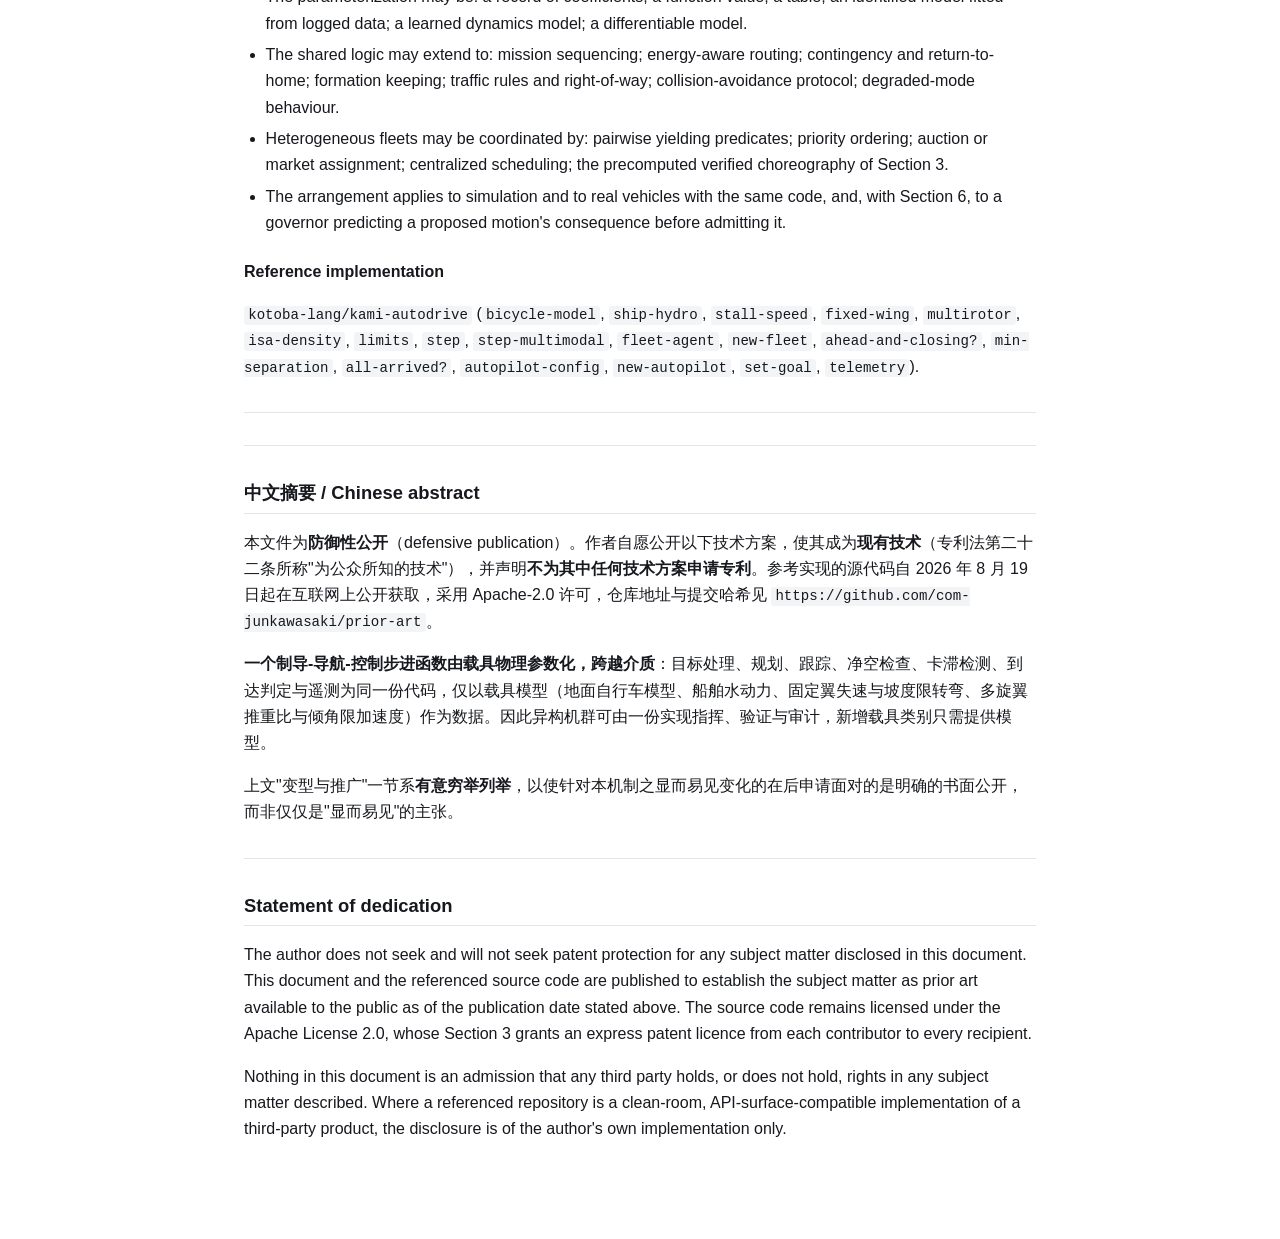
<file: docs/dp-2026-001/DP-2026-001-09-vehicle-parameterized-gnc.html>
<!doctype html>
<html lang="en">
<head>
<meta charset="utf-8">
<meta name="viewport" content="width=device-width,initial-scale=1">
<title>One guidance-navigation-control step function parameterized by vehicle physics across media</title>
<meta name="description" content="Ground, marine, and aerial autonomy are built as separate stacks. The guidance and decision logic is duplicated three times and diverges, although the difference between the vehicles is confined to the physics of how a command becomes motion. A single guidance, navigation and control step function —">
<meta name="author" content="Jun Kawasaki">
<link rel="canonical" href="https://com-junkawasaki.github.io/prior-art/dp-2026-001/DP-2026-001-09-vehicle-parameterized-gnc.html">
<link rel="stylesheet" href="../style.css">
<meta name="keywords" content="guidance navigation control; multi-domain autonomy; bicycle model; fixed wing; multirotor; marine vehicle; heterogeneous fleet; vehicle model as data">
<meta name="DC.title" content="One guidance-navigation-control step function parameterized by vehicle physics across media">
<meta name="DC.creator" content="Jun Kawasaki">
<meta name="DC.date" content="2026-08-19">
<meta name="DC.type" content="Text">
<meta name="DC.rights" content="CC0 1.0 Universal">
<meta name="citation_title" content="One guidance-navigation-control step function parameterized by vehicle physics across media">
<meta name="citation_author" content="Kawasaki, Jun">
<meta name="citation_publication_date" content="2026/08/19">
<meta name="citation_technical_report_institution" content="Defensive publication DP-2026-001">
<meta name="citation_abstract_html_url" content="https://com-junkawasaki.github.io/prior-art/dp-2026-001/DP-2026-001-09-vehicle-parameterized-gnc.html">
<meta name="citation_pdf_url" content="https://com-junkawasaki.github.io/prior-art/dp-2026-001/pdf/DP-2026-001-09-vehicle-parameterized-gnc.pdf">
</head>
<body>
<div class="wrap">
<nav class="rec"><p><a href="../">← DP-2026-001 index</a> · <a href="pdf/DP-2026-001-09-vehicle-parameterized-gnc.pdf">PDF</a> · record 9 of 10</p></nav>
<hr>
<h1
id="one-guidance-navigation-control-step-function-parameterized-by-vehicle-physics-across-media">One
guidance-navigation-control step function parameterized by vehicle
physics across media</h1>
<blockquote>
<p><strong>Defensive publication.</strong> This document is published
solely to place its subject matter into the public domain of technical
knowledge as prior art. <strong>No patent protection is sought by the
author for any subject matter described here.</strong></p>
<p><strong>Author / declarant:</strong> Jun Kawasaki
(<code>root@junkawasaki.com</code>) <strong>Disclosure set:</strong>
DP-2026-001, part 9 of 10 · first published 2026-08-19 (UTC)
<strong>Enabling reference implementation:</strong> public source code
under <code>https://github.com/kotoba-lang/</code>, licensed Apache-2.0,
fixed by commit and tree SHA-1 in the evidence bundle at
<code>https://github.com/com-junkawasaki/prior-art</code> — that bundle
carries RFC 3161 time-stamp tokens and OpenTimestamps attestations over
the fixing manifest.</p>
</blockquote>
<h2 id="note-on-the-variants-and-generalizations-section-below">Note on
the "Variants and generalizations" section below</h2>
<p>The variants are stated deliberately and at length. They are
disclosed so that a later filing directed to an obvious variation of the
mechanism is met by an express <strong>written</strong> disclosure of
that variation, and not merely by an argument that the variation would
have been obvious. Where the text says "any", the word is intended in
its ordinary broad sense and the enumeration following it is
illustrative, not exhaustive.</p>
<p>Working source code implementing the mechanism is publicly available
at the commits fixed in the evidence bundle. A person of ordinary skill
in robotics software can read, build and run that code; this document is
therefore an enabling disclosure and not a mere statement of a
result.</p>
<hr />
<h3 id="problem">Problem</h3>
<p>Ground, marine, and aerial autonomy are built as separate stacks. The
guidance and decision logic is duplicated three times and diverges,
although the difference between the vehicles is confined to the physics
of how a command becomes motion.</p>
<h3 id="mechanism">Mechanism</h3>
<p>A <strong>single</strong> guidance, navigation and control step
function — goal handling, path planning, path tracking, clearance
checking, stuck detection, arrival detection, and telemetry —
parameterized by a <strong>vehicle model value</strong> supplying only
the medium-specific relations:</p>
<ul>
<li>a ground model (bicycle kinematics with steering and
wheelbase);</li>
<li>a marine model (hull hydrodynamic resistance and thrust);</li>
<li>a fixed-wing model (stall speed, bank-limited turn radius,
air-density lapse with altitude);</li>
<li>a multirotor model (thrust-to-weight, tilt-limited
acceleration).</li>
</ul>
<p>The step function is the same code in every case; the vehicle model
is data. A fleet may therefore be heterogeneous and still be commanded,
verified, and audited by one implementation, and a new vehicle class is
added by supplying a model rather than by writing a stack.</p>
<p>The same function supports fleet-level operation: multiple agents
each with pose and goal over a shared static scene, with an "ahead and
closing" predicate used for mutual yielding, a minimum-separation query
over the fleet, and an all-arrived predicate.</p>
<h3 id="variants-and-generalizations">Variants and generalizations</h3>
<ul>
<li>Vehicle classes may further include: differential-drive;
omnidirectional and mecanum; tracked; Ackermann with trailer;
articulated and multi-body machines; legged; underwater vehicles with
buoyancy and added mass; airships; spacecraft with reaction control;
hybrid amphibious vehicles.</li>
<li>The parameterization may be: a record of coefficients; a function
value; a table; an identified model fitted from logged data; a learned
dynamics model; a differentiable model.</li>
<li>The shared logic may extend to: mission sequencing; energy-aware
routing; contingency and return-to-home; formation keeping; traffic
rules and right-of-way; collision-avoidance protocol; degraded-mode
behaviour.</li>
<li>Heterogeneous fleets may be coordinated by: pairwise yielding
predicates; priority ordering; auction or market assignment; centralized
scheduling; the precomputed verified choreography of Section 3.</li>
<li>The arrangement applies to simulation and to real vehicles with the
same code, and, with Section 6, to a governor predicting a proposed
motion's consequence before admitting it.</li>
</ul>
<h3 id="reference-implementation">Reference implementation</h3>
<p><code>kotoba-lang/kami-autodrive</code> (<code>bicycle-model</code>,
<code>ship-hydro</code>, <code>stall-speed</code>,
<code>fixed-wing</code>, <code>multirotor</code>,
<code>isa-density</code>, <code>limits</code>, <code>step</code>,
<code>step-multimodal</code>, <code>fleet-agent</code>,
<code>new-fleet</code>, <code>ahead-and-closing?</code>,
<code>min-separation</code>, <code>all-arrived?</code>,
<code>autopilot-config</code>, <code>new-autopilot</code>,
<code>set-goal</code>, <code>telemetry</code>).</p>
<hr />
<hr />
<h2 id="中文摘要--chinese-abstract">中文摘要 / Chinese abstract</h2>
<p>本文件为<strong>防御性公开</strong>（defensive
publication）。作者自愿公开以下技术方案，使其成为<strong>现有技术</strong>（专利法第二十二条所称"为公众所知的技术"），并声明<strong>不为其中任何技术方案申请专利</strong>。参考实现的源代码自
2026 年 8 月 19 日起在互联网上公开获取，采用 Apache-2.0
许可，仓库地址与提交哈希见
<code>https://github.com/com-junkawasaki/prior-art</code>。</p>
<p><strong>一个制导-导航-控制步进函数由载具物理参数化，跨越介质</strong>：目标处理、规划、跟踪、净空检查、卡滞检测、到达判定与遥测为同一份代码，仅以载具模型（地面自行车模型、船舶水动力、固定翼失速与坡度限转弯、多旋翼推重比与倾角限加速度）作为数据。因此异构机群可由一份实现指挥、验证与审计，新增载具类别只需提供模型。</p>
<p>上文"变型与推广"一节系<strong>有意穷举列举</strong>，以使针对本机制之显而易见变化的在后申请面对的是明确的书面公开，而非仅仅是"显而易见"的主张。</p>
<hr />
<h2 id="statement-of-dedication">Statement of dedication</h2>
<p>The author does not seek and will not seek patent protection for any
subject matter disclosed in this document. This document and the
referenced source code are published to establish the subject matter as
prior art available to the public as of the publication date stated
above. The source code remains licensed under the Apache License 2.0,
whose Section 3 grants an express patent licence from each contributor
to every recipient.</p>
<p>Nothing in this document is an admission that any third party holds,
or does not hold, rights in any subject matter described. Where a
referenced repository is a clean-room, API-surface-compatible
implementation of a third-party product, the disclosure is of the
author's own implementation only.</p>

</div>
</body>
</html>
</file>
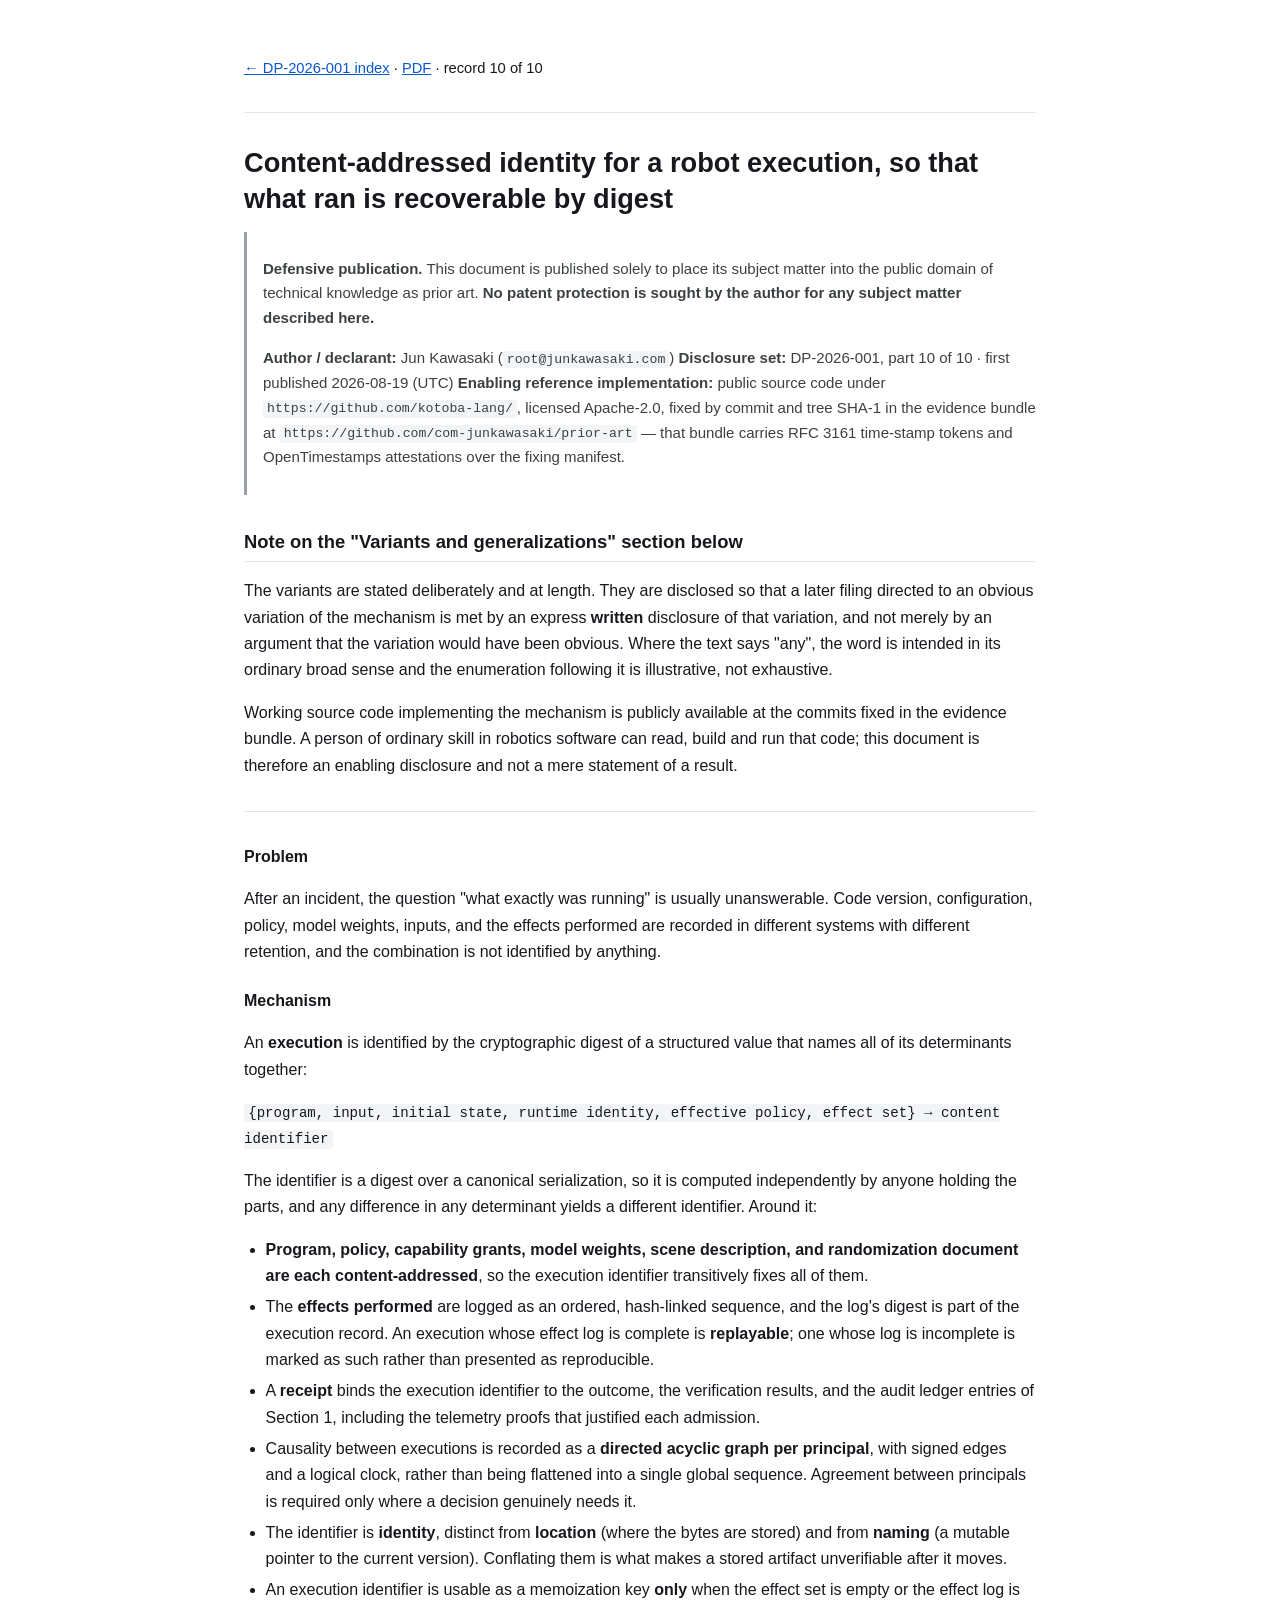
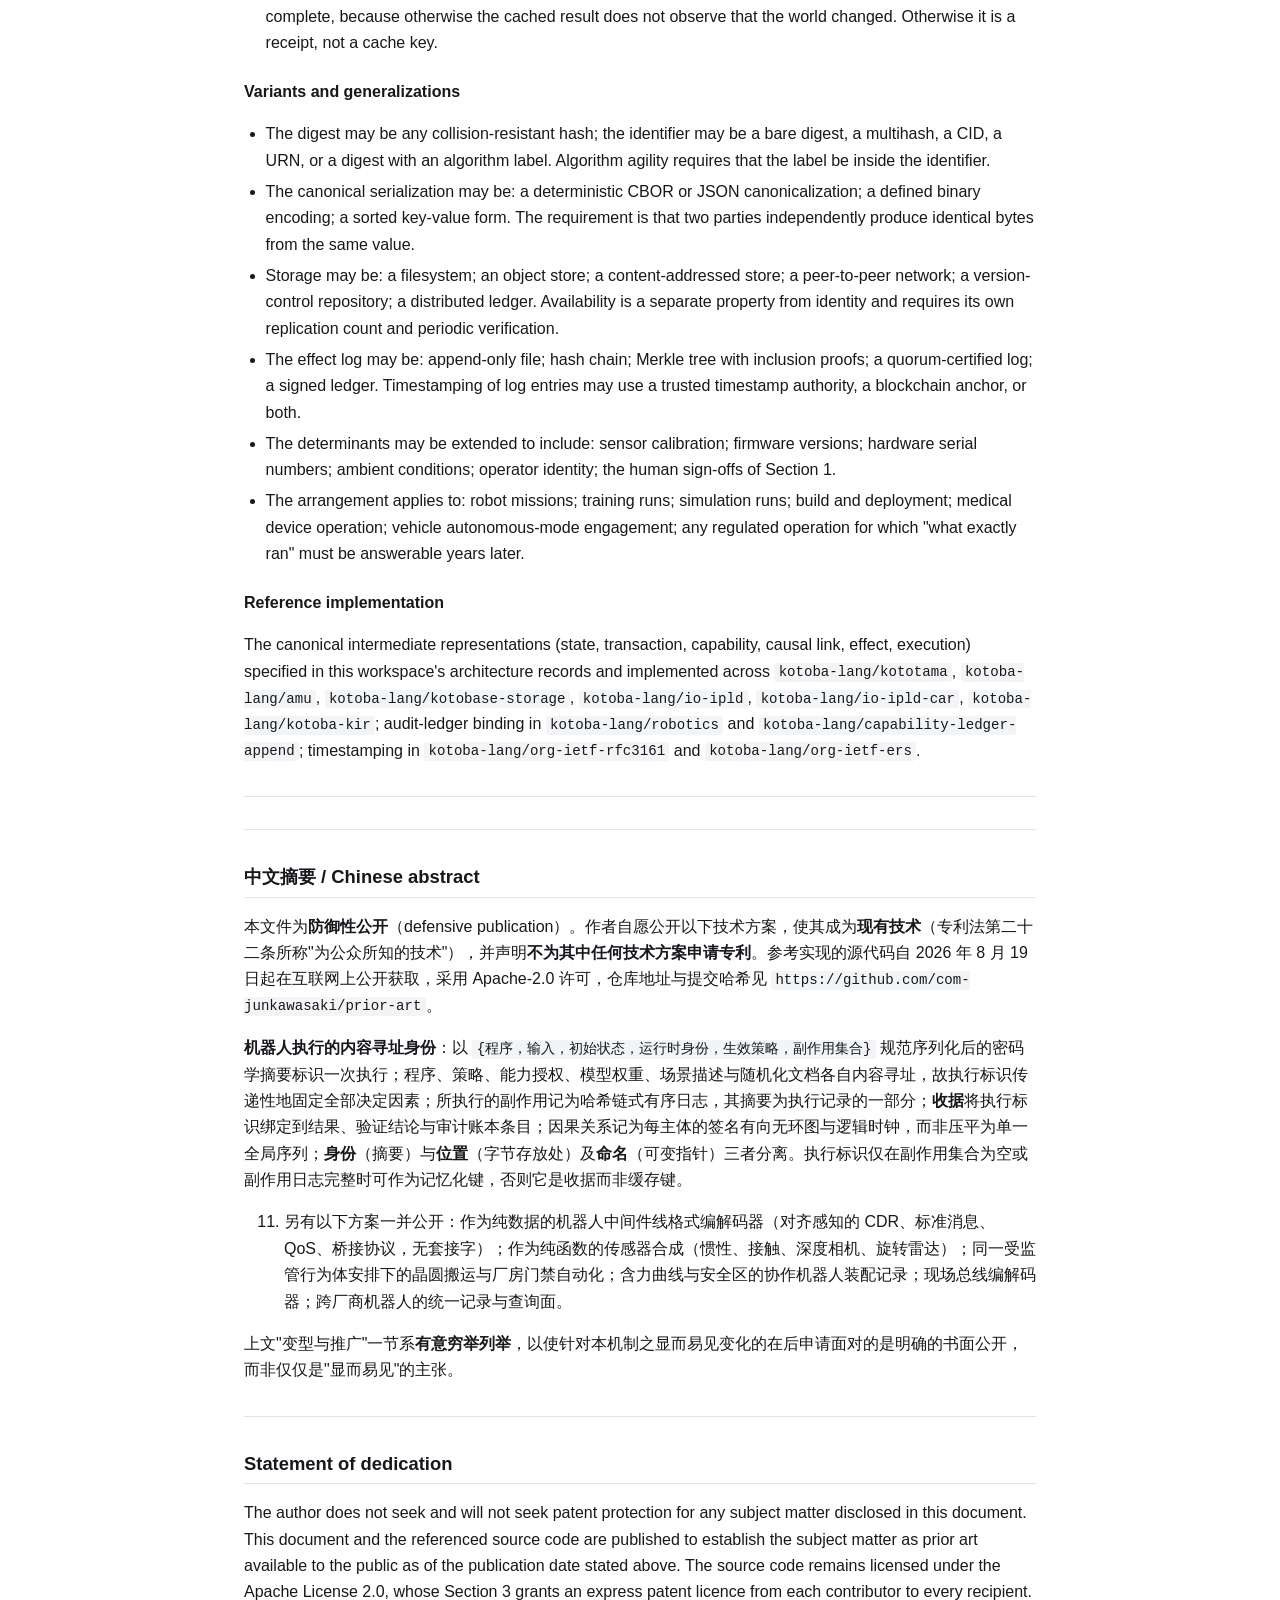
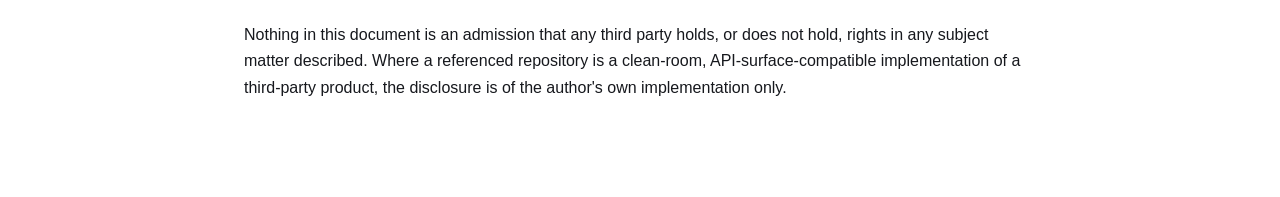
<file: docs/dp-2026-001/DP-2026-001-10-content-addressed-execution.html>
<!doctype html>
<html lang="en">
<head>
<meta charset="utf-8">
<meta name="viewport" content="width=device-width,initial-scale=1">
<title>Content-addressed identity for a robot execution, so that what ran is recoverable by digest</title>
<meta name="description" content="After an incident, the question &quot;what exactly was running&quot; is usually unanswerable. Code version, configuration, policy, model weights, inputs, and the effects performed are recorded in different systems with different retention, and the combination is not identified by anything. An execution is ide">
<meta name="author" content="Jun Kawasaki">
<link rel="canonical" href="https://com-junkawasaki.github.io/prior-art/dp-2026-001/DP-2026-001-10-content-addressed-execution.html">
<link rel="stylesheet" href="../style.css">
<meta name="keywords" content="content addressing; execution identity; provenance; audit; reproducibility; effect log; receipt; causal DAG; incident reconstruction; Merkle">
<meta name="DC.title" content="Content-addressed identity for a robot execution, so that what ran is recoverable by digest">
<meta name="DC.creator" content="Jun Kawasaki">
<meta name="DC.date" content="2026-08-19">
<meta name="DC.type" content="Text">
<meta name="DC.rights" content="CC0 1.0 Universal">
<meta name="citation_title" content="Content-addressed identity for a robot execution, so that what ran is recoverable by digest">
<meta name="citation_author" content="Kawasaki, Jun">
<meta name="citation_publication_date" content="2026/08/19">
<meta name="citation_technical_report_institution" content="Defensive publication DP-2026-001">
<meta name="citation_abstract_html_url" content="https://com-junkawasaki.github.io/prior-art/dp-2026-001/DP-2026-001-10-content-addressed-execution.html">
<meta name="citation_pdf_url" content="https://com-junkawasaki.github.io/prior-art/dp-2026-001/pdf/DP-2026-001-10-content-addressed-execution.pdf">
</head>
<body>
<div class="wrap">
<nav class="rec"><p><a href="../">← DP-2026-001 index</a> · <a href="pdf/DP-2026-001-10-content-addressed-execution.pdf">PDF</a> · record 10 of 10</p></nav>
<hr>
<h1
id="content-addressed-identity-for-a-robot-execution-so-that-what-ran-is-recoverable-by-digest">Content-addressed
identity for a robot execution, so that what ran is recoverable by
digest</h1>
<blockquote>
<p><strong>Defensive publication.</strong> This document is published
solely to place its subject matter into the public domain of technical
knowledge as prior art. <strong>No patent protection is sought by the
author for any subject matter described here.</strong></p>
<p><strong>Author / declarant:</strong> Jun Kawasaki
(<code>root@junkawasaki.com</code>) <strong>Disclosure set:</strong>
DP-2026-001, part 10 of 10 · first published 2026-08-19 (UTC)
<strong>Enabling reference implementation:</strong> public source code
under <code>https://github.com/kotoba-lang/</code>, licensed Apache-2.0,
fixed by commit and tree SHA-1 in the evidence bundle at
<code>https://github.com/com-junkawasaki/prior-art</code> — that bundle
carries RFC 3161 time-stamp tokens and OpenTimestamps attestations over
the fixing manifest.</p>
</blockquote>
<h2 id="note-on-the-variants-and-generalizations-section-below">Note on
the "Variants and generalizations" section below</h2>
<p>The variants are stated deliberately and at length. They are
disclosed so that a later filing directed to an obvious variation of the
mechanism is met by an express <strong>written</strong> disclosure of
that variation, and not merely by an argument that the variation would
have been obvious. Where the text says "any", the word is intended in
its ordinary broad sense and the enumeration following it is
illustrative, not exhaustive.</p>
<p>Working source code implementing the mechanism is publicly available
at the commits fixed in the evidence bundle. A person of ordinary skill
in robotics software can read, build and run that code; this document is
therefore an enabling disclosure and not a mere statement of a
result.</p>
<hr />
<h3 id="problem">Problem</h3>
<p>After an incident, the question "what exactly was running" is usually
unanswerable. Code version, configuration, policy, model weights,
inputs, and the effects performed are recorded in different systems with
different retention, and the combination is not identified by
anything.</p>
<h3 id="mechanism">Mechanism</h3>
<p>An <strong>execution</strong> is identified by the cryptographic
digest of a structured value that names all of its determinants
together:</p>
<p><code>{program, input, initial state, runtime identity, effective policy, effect set} → content identifier</code></p>
<p>The identifier is a digest over a canonical serialization, so it is
computed independently by anyone holding the parts, and any difference
in any determinant yields a different identifier. Around it:</p>
<ul>
<li><strong>Program, policy, capability grants, model weights, scene
description, and randomization document are each
content-addressed</strong>, so the execution identifier transitively
fixes all of them.</li>
<li>The <strong>effects performed</strong> are logged as an ordered,
hash-linked sequence, and the log's digest is part of the execution
record. An execution whose effect log is complete is
<strong>replayable</strong>; one whose log is incomplete is marked as
such rather than presented as reproducible.</li>
<li>A <strong>receipt</strong> binds the execution identifier to the
outcome, the verification results, and the audit ledger entries of
Section 1, including the telemetry proofs that justified each
admission.</li>
<li>Causality between executions is recorded as a <strong>directed
acyclic graph per principal</strong>, with signed edges and a logical
clock, rather than being flattened into a single global sequence.
Agreement between principals is required only where a decision genuinely
needs it.</li>
<li>The identifier is <strong>identity</strong>, distinct from
<strong>location</strong> (where the bytes are stored) and from
<strong>naming</strong> (a mutable pointer to the current version).
Conflating them is what makes a stored artifact unverifiable after it
moves.</li>
<li>An execution identifier is usable as a memoization key
<strong>only</strong> when the effect set is empty or the effect log is
complete, because otherwise the cached result does not observe that the
world changed. Otherwise it is a receipt, not a cache key.</li>
</ul>
<h3 id="variants-and-generalizations">Variants and generalizations</h3>
<ul>
<li>The digest may be any collision-resistant hash; the identifier may
be a bare digest, a multihash, a CID, a URN, or a digest with an
algorithm label. Algorithm agility requires that the label be inside the
identifier.</li>
<li>The canonical serialization may be: a deterministic CBOR or JSON
canonicalization; a defined binary encoding; a sorted key-value form.
The requirement is that two parties independently produce identical
bytes from the same value.</li>
<li>Storage may be: a filesystem; an object store; a content-addressed
store; a peer-to-peer network; a version-control repository; a
distributed ledger. Availability is a separate property from identity
and requires its own replication count and periodic verification.</li>
<li>The effect log may be: append-only file; hash chain; Merkle tree
with inclusion proofs; a quorum-certified log; a signed ledger.
Timestamping of log entries may use a trusted timestamp authority, a
blockchain anchor, or both.</li>
<li>The determinants may be extended to include: sensor calibration;
firmware versions; hardware serial numbers; ambient conditions; operator
identity; the human sign-offs of Section 1.</li>
<li>The arrangement applies to: robot missions; training runs;
simulation runs; build and deployment; medical device operation; vehicle
autonomous-mode engagement; any regulated operation for which "what
exactly ran" must be answerable years later.</li>
</ul>
<h3 id="reference-implementation">Reference implementation</h3>
<p>The canonical intermediate representations (state, transaction,
capability, causal link, effect, execution) specified in this
workspace's architecture records and implemented across
<code>kotoba-lang/kototama</code>, <code>kotoba-lang/amu</code>,
<code>kotoba-lang/kotobase-storage</code>,
<code>kotoba-lang/io-ipld</code>, <code>kotoba-lang/io-ipld-car</code>,
<code>kotoba-lang/kotoba-kir</code>; audit-ledger binding in
<code>kotoba-lang/robotics</code> and
<code>kotoba-lang/capability-ledger-append</code>; timestamping in
<code>kotoba-lang/org-ietf-rfc3161</code> and
<code>kotoba-lang/org-ietf-ers</code>.</p>
<hr />
<hr />
<h2 id="中文摘要--chinese-abstract">中文摘要 / Chinese abstract</h2>
<p>本文件为<strong>防御性公开</strong>（defensive
publication）。作者自愿公开以下技术方案，使其成为<strong>现有技术</strong>（专利法第二十二条所称"为公众所知的技术"），并声明<strong>不为其中任何技术方案申请专利</strong>。参考实现的源代码自
2026 年 8 月 19 日起在互联网上公开获取，采用 Apache-2.0
许可，仓库地址与提交哈希见
<code>https://github.com/com-junkawasaki/prior-art</code>。</p>
<p><strong>机器人执行的内容寻址身份</strong>：以
<code>{程序，输入，初始状态，运行时身份，生效策略，副作用集合}</code>
规范序列化后的密码学摘要标识一次执行；程序、策略、能力授权、模型权重、场景描述与随机化文档各自内容寻址，故执行标识传递性地固定全部决定因素；所执行的副作用记为哈希链式有序日志，其摘要为执行记录的一部分；<strong>收据</strong>将执行标识绑定到结果、验证结论与审计账本条目；因果关系记为每主体的签名有向无环图与逻辑时钟，而非压平为单一全局序列；<strong>身份</strong>（摘要）与<strong>位置</strong>（字节存放处）及<strong>命名</strong>（可变指针）三者分离。执行标识仅在副作用集合为空或副作用日志完整时可作为记忆化键，否则它是收据而非缓存键。</p>
<ol start="11" type="1">
<li>另有以下方案一并公开：作为纯数据的机器人中间件线格式编解码器（对齐感知的
CDR、标准消息、QoS、桥接协议，无套接字）；作为纯函数的传感器合成（惯性、接触、深度相机、旋转雷达）；同一受监管行为体安排下的晶圆搬运与厂房门禁自动化；含力曲线与安全区的协作机器人装配记录；现场总线编解码器；跨厂商机器人的统一记录与查询面。</li>
</ol>
<p>上文"变型与推广"一节系<strong>有意穷举列举</strong>，以使针对本机制之显而易见变化的在后申请面对的是明确的书面公开，而非仅仅是"显而易见"的主张。</p>
<hr />
<h2 id="statement-of-dedication">Statement of dedication</h2>
<p>The author does not seek and will not seek patent protection for any
subject matter disclosed in this document. This document and the
referenced source code are published to establish the subject matter as
prior art available to the public as of the publication date stated
above. The source code remains licensed under the Apache License 2.0,
whose Section 3 grants an express patent licence from each contributor
to every recipient.</p>
<p>Nothing in this document is an admission that any third party holds,
or does not hold, rights in any subject matter described. Where a
referenced repository is a clean-room, API-surface-compatible
implementation of a third-party product, the disclosure is of the
author's own implementation only.</p>

</div>
</body>
</html>
</file>
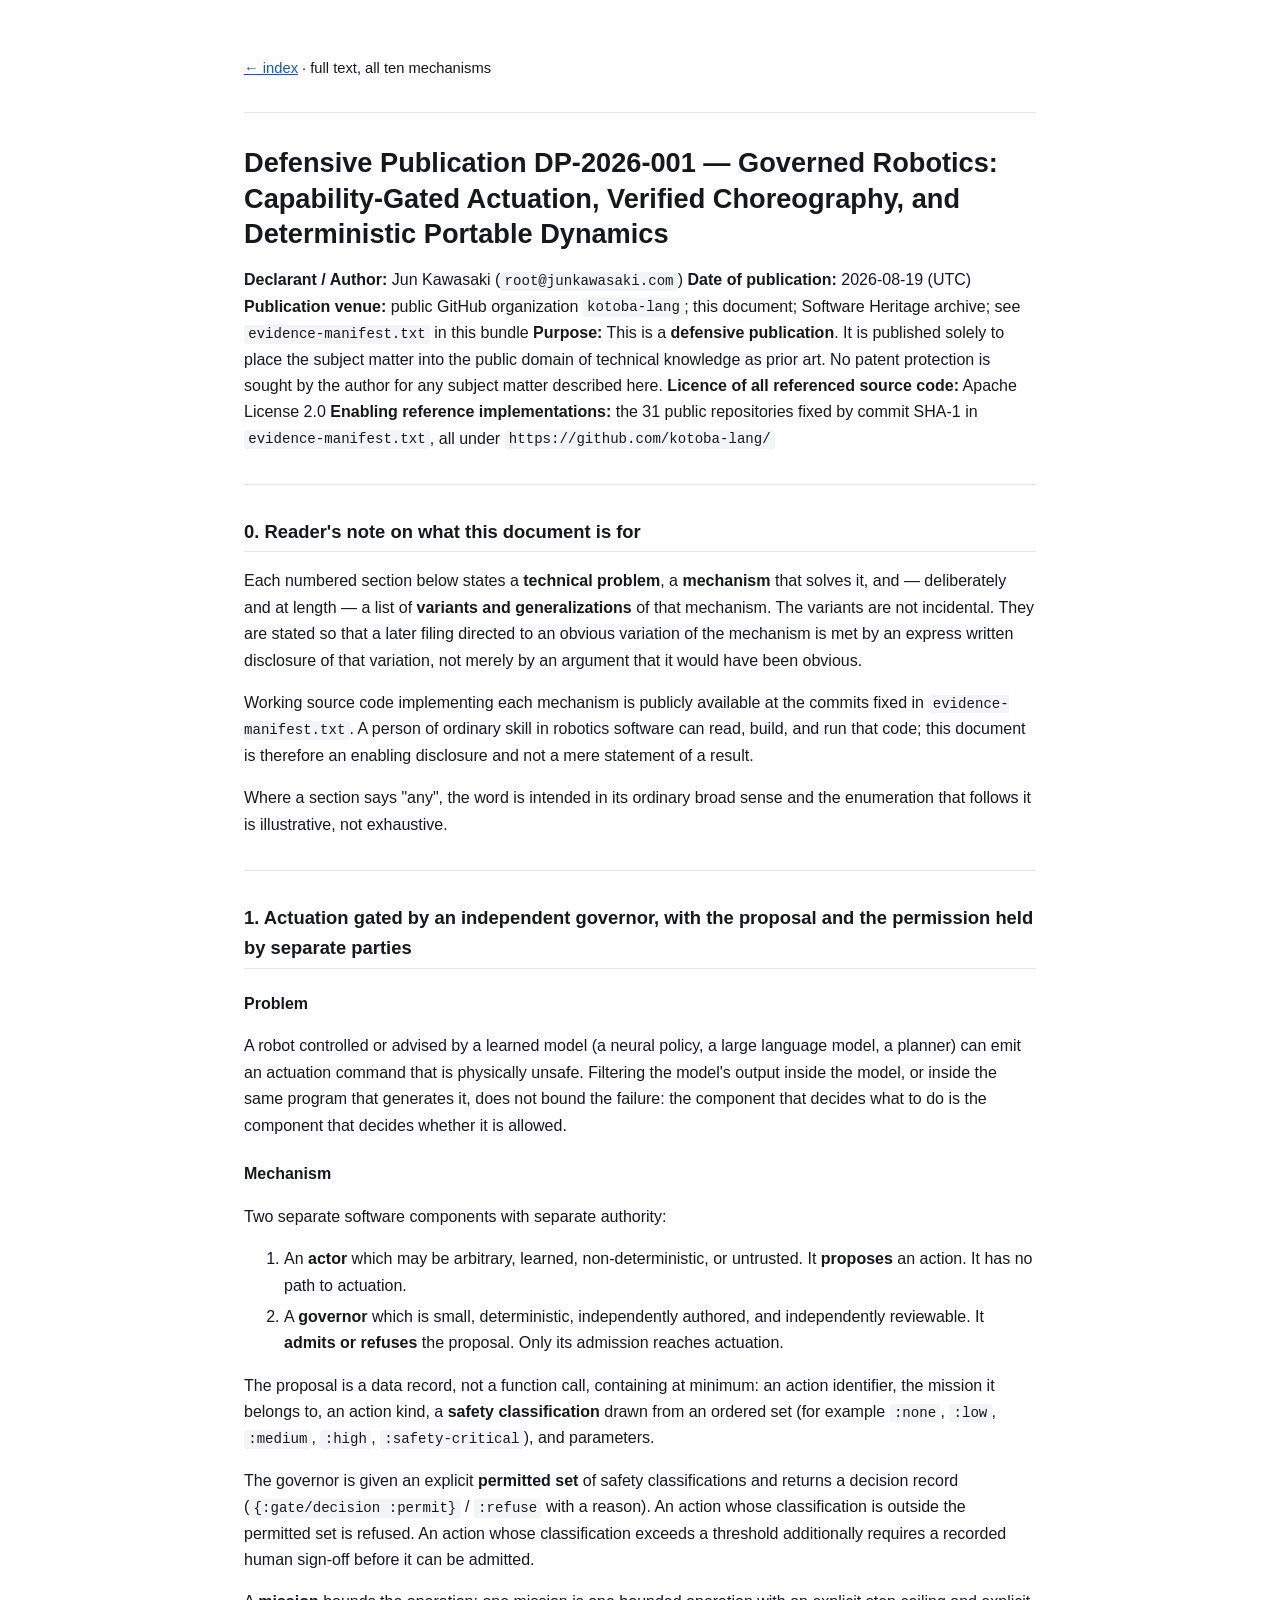
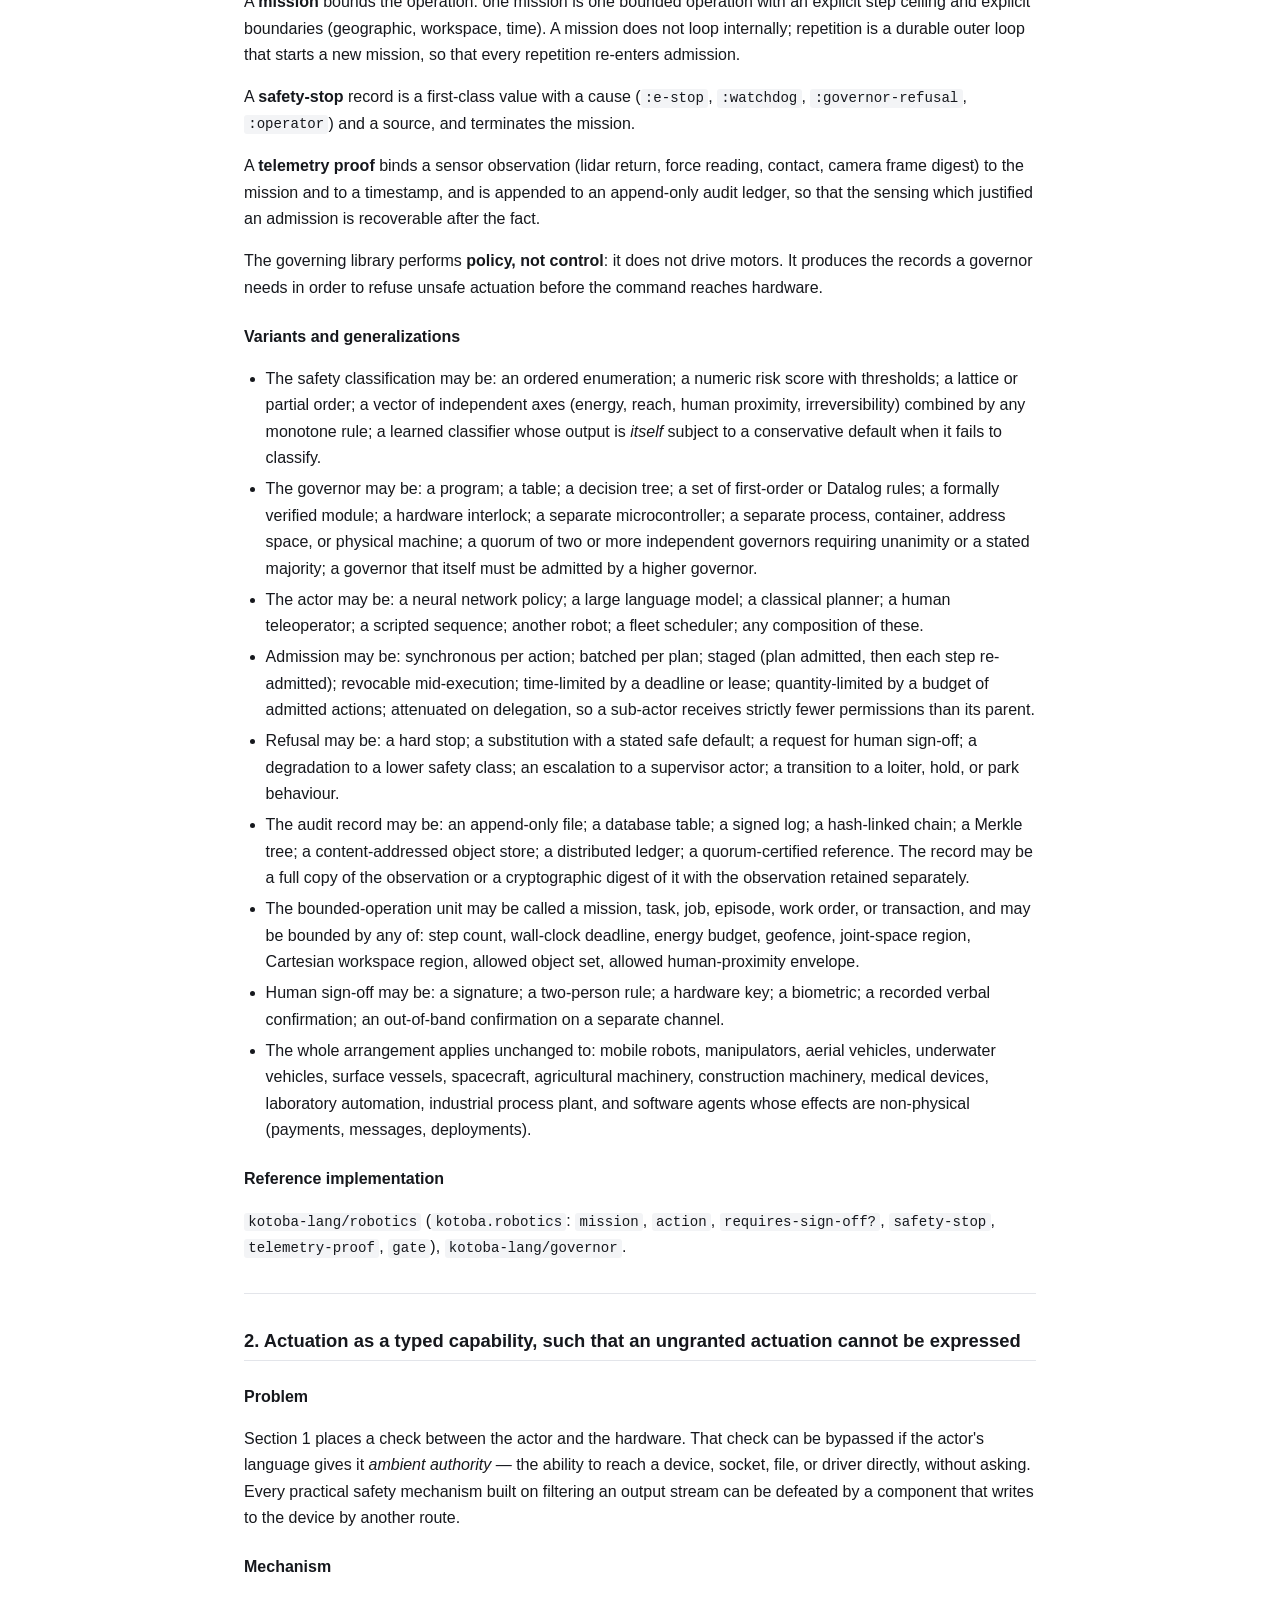
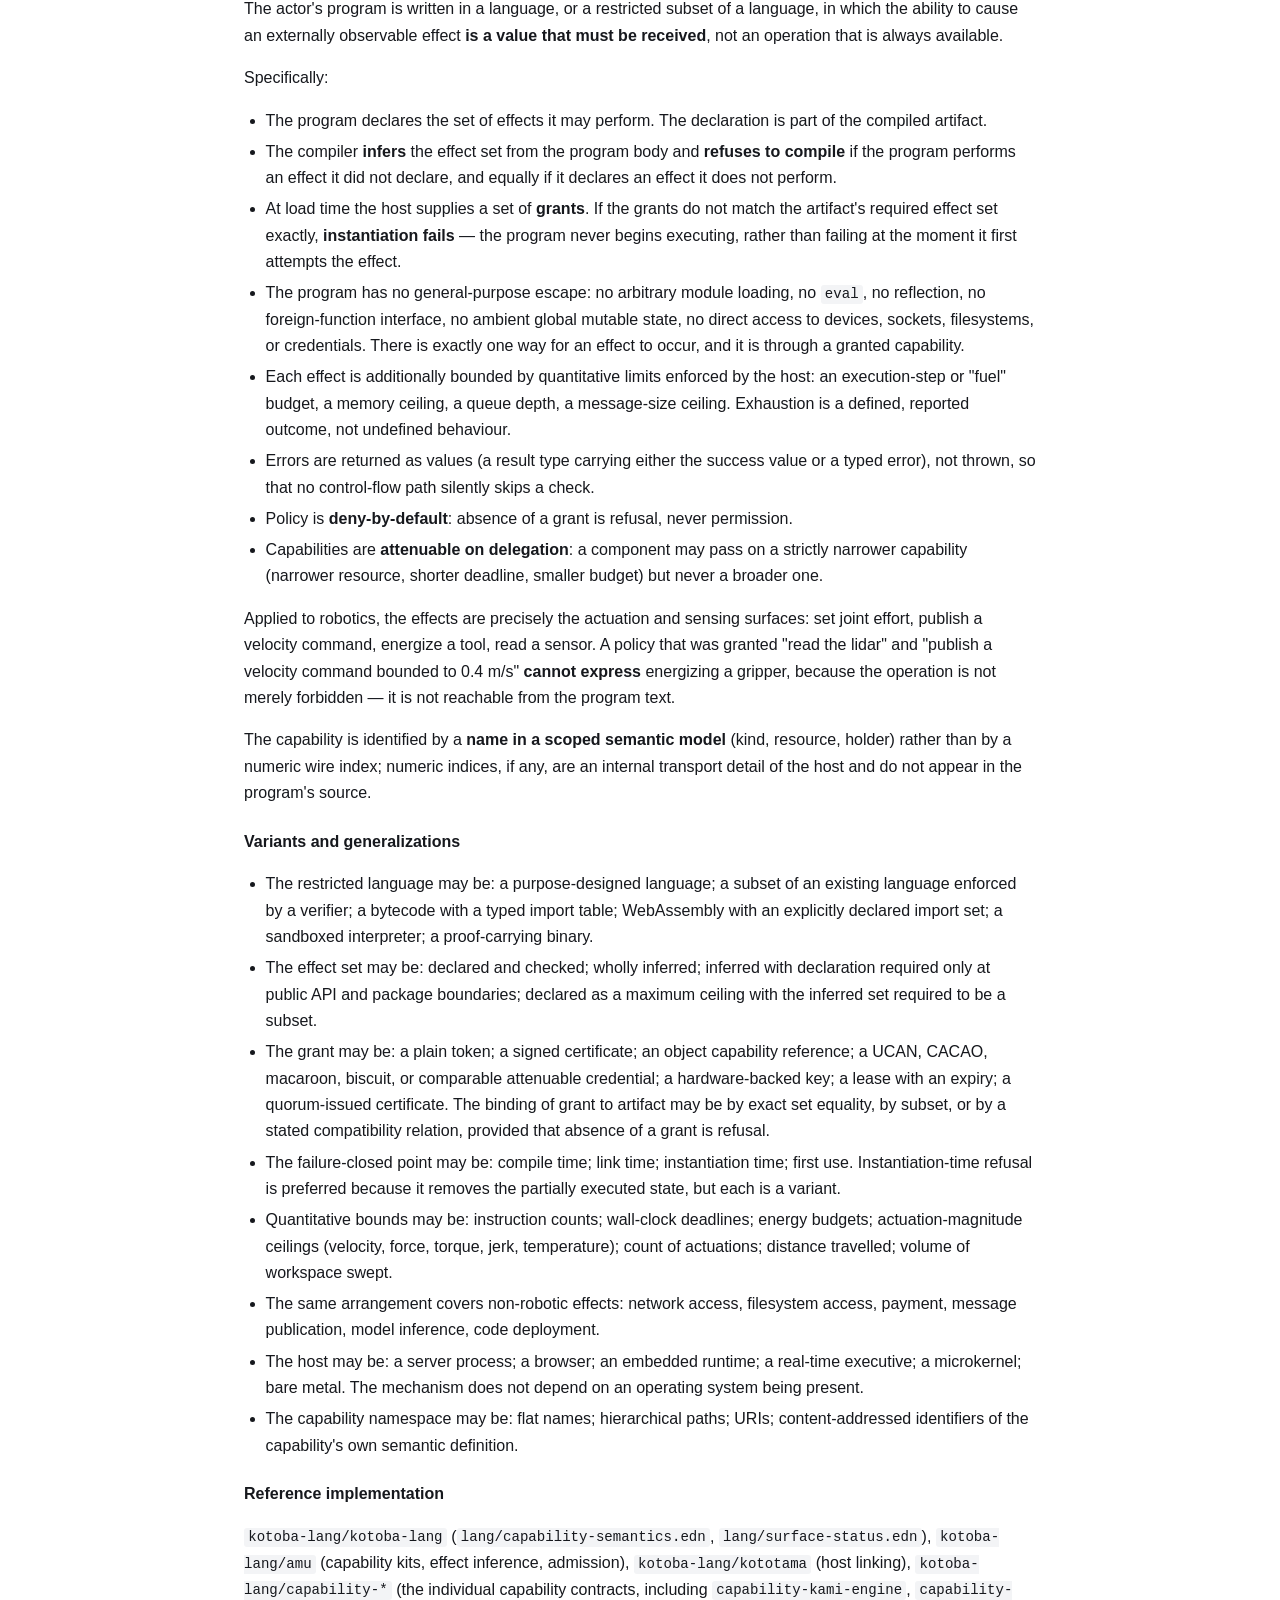
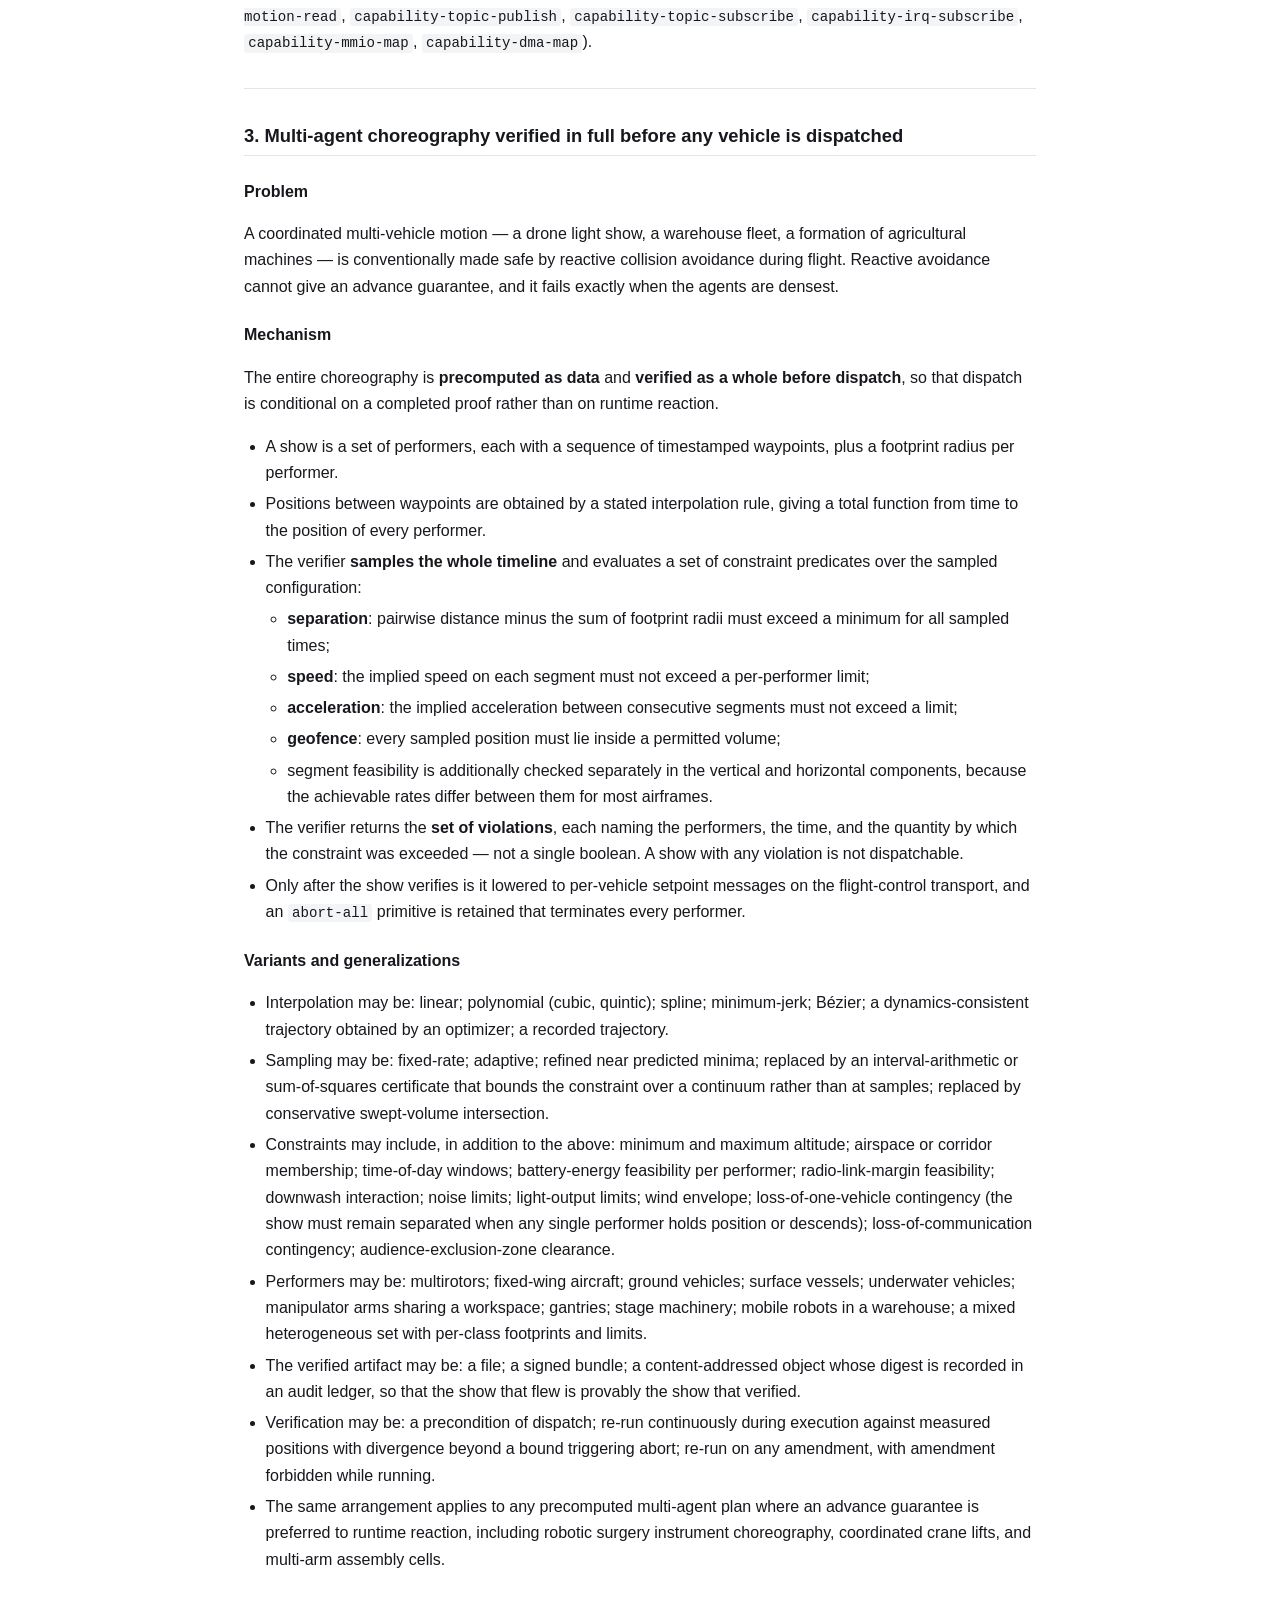
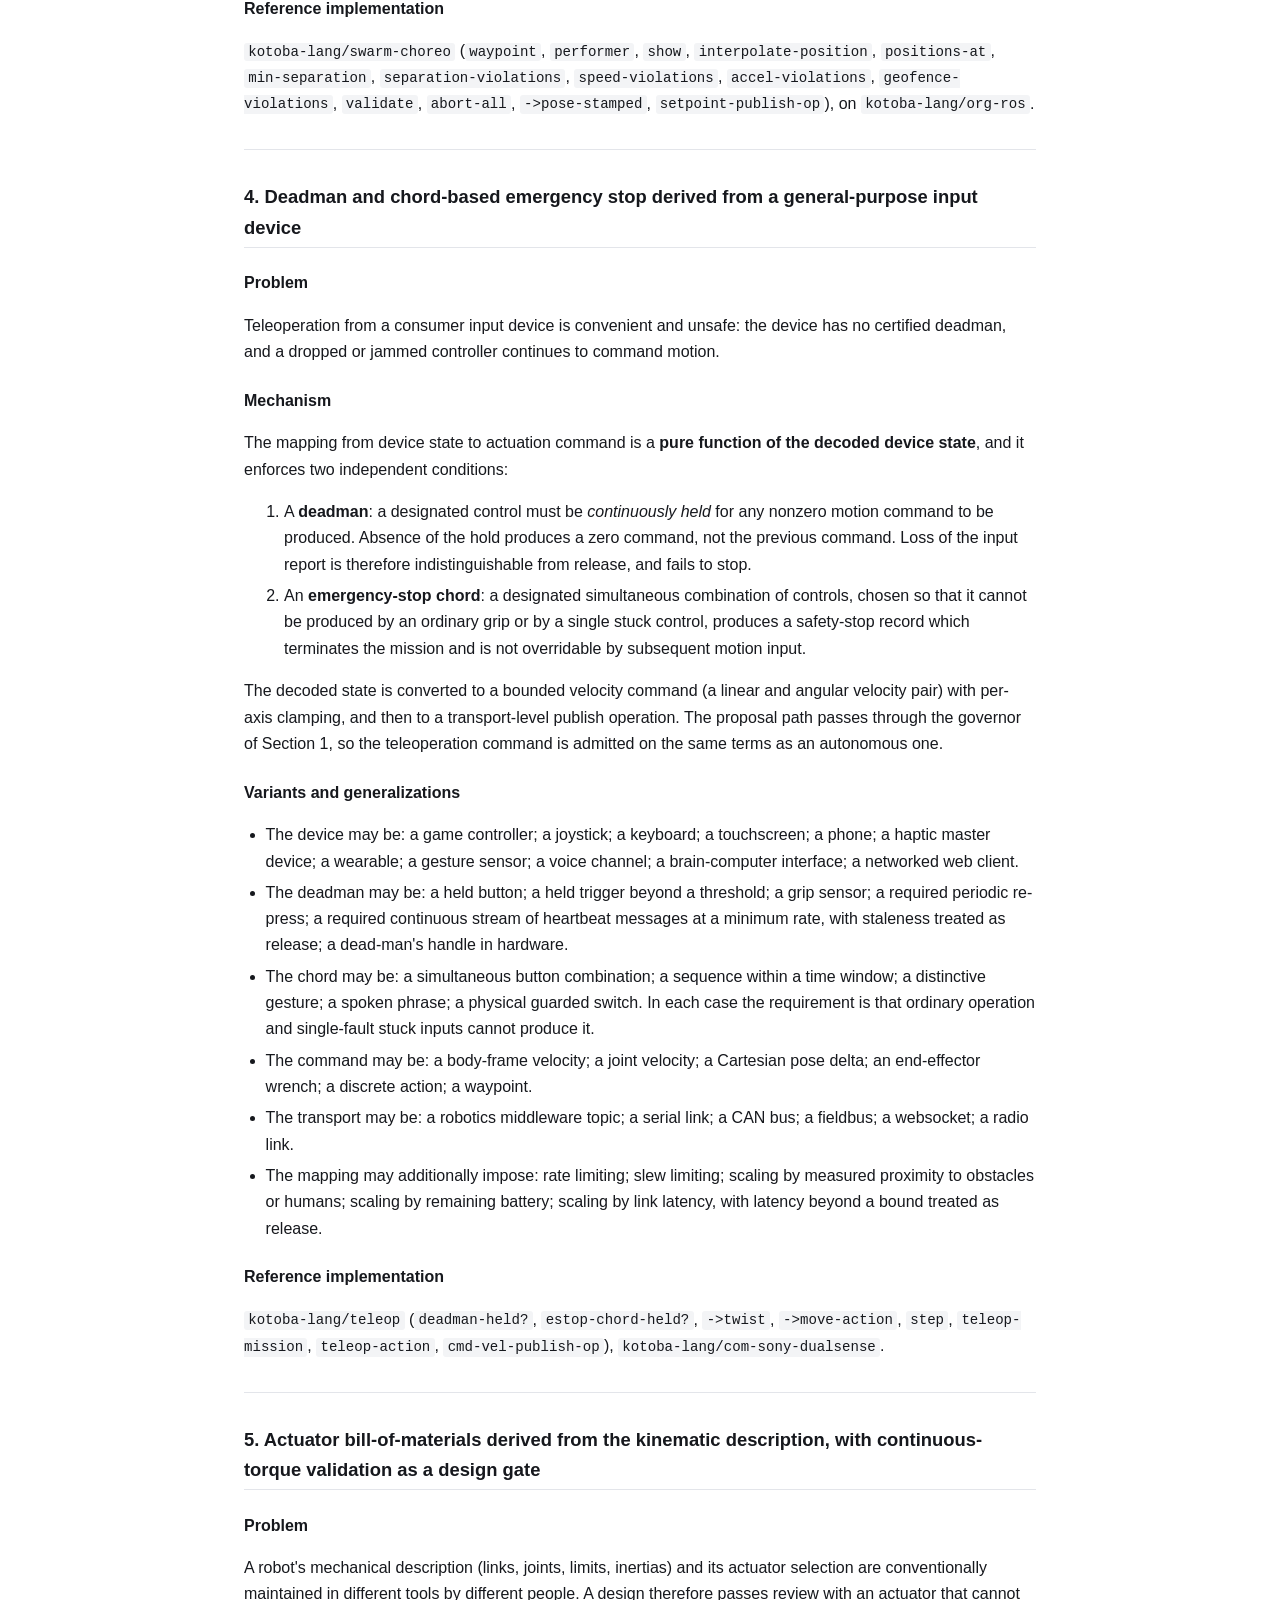
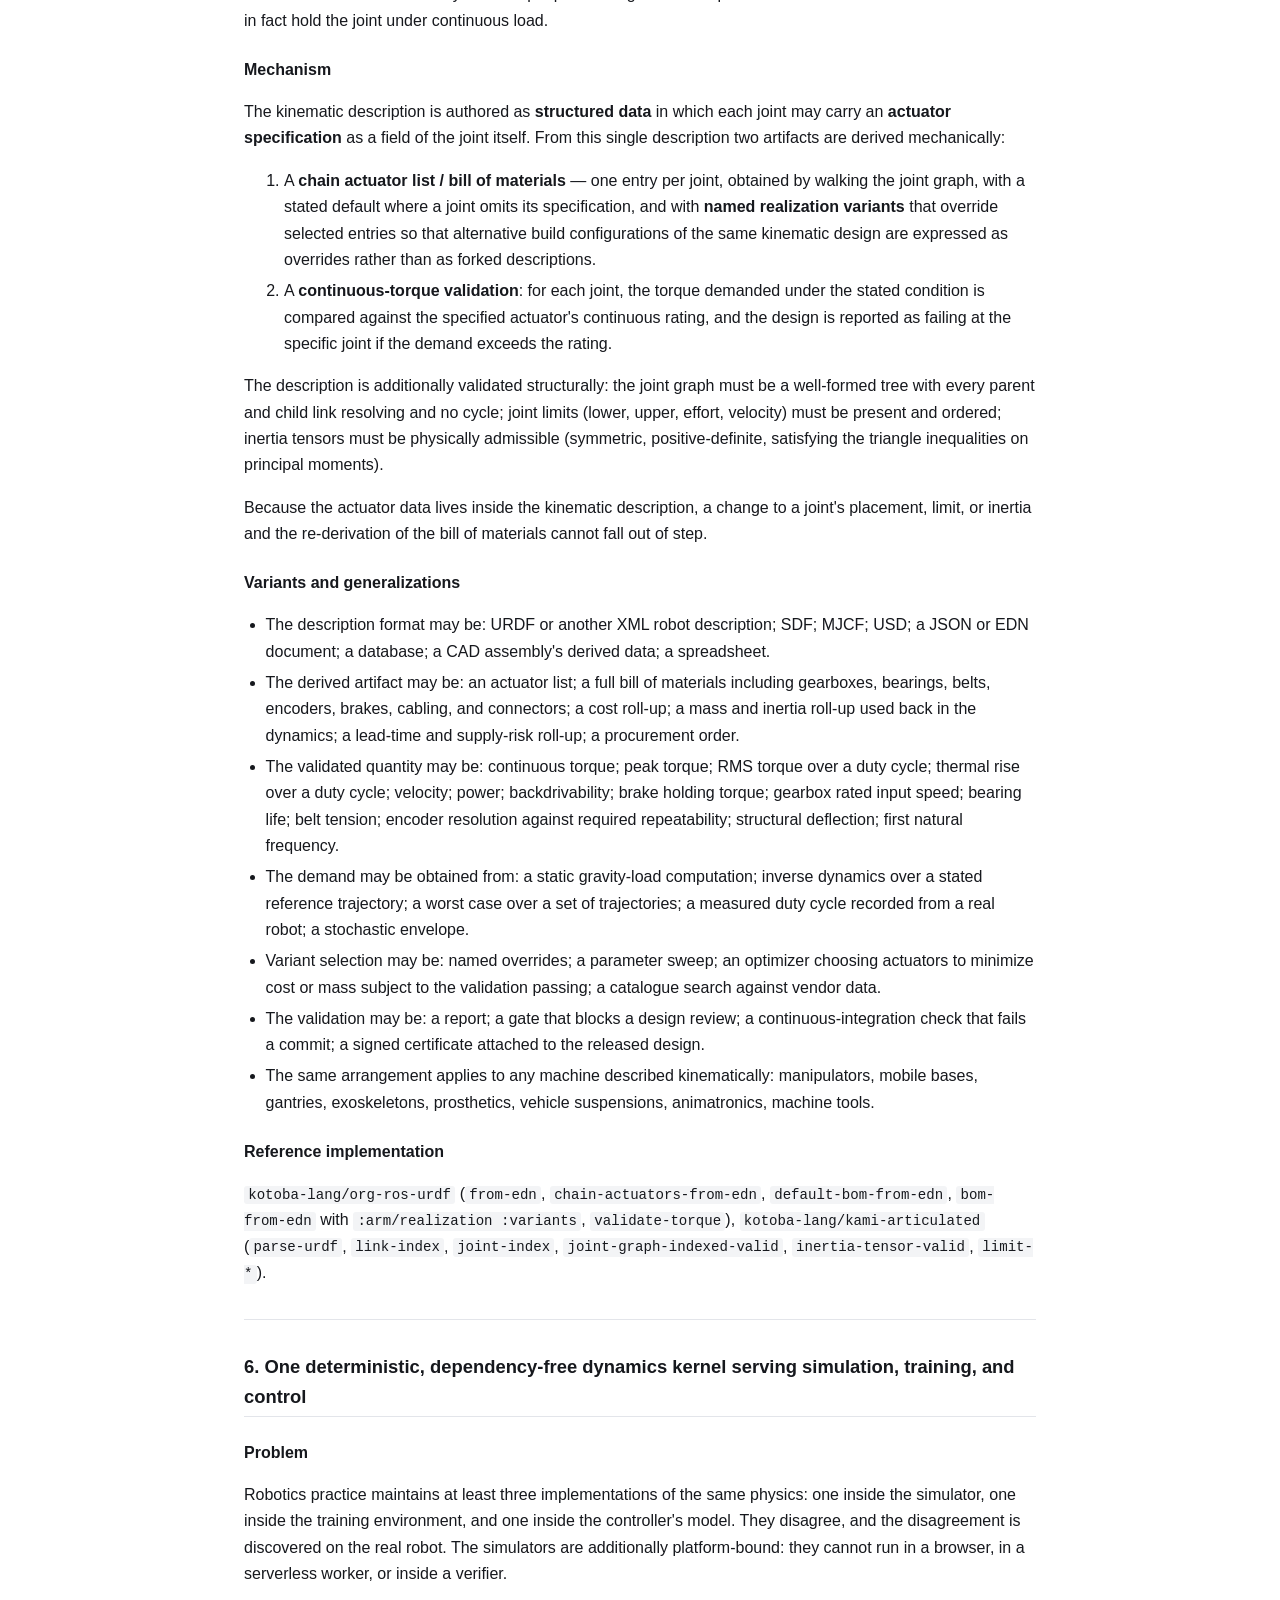
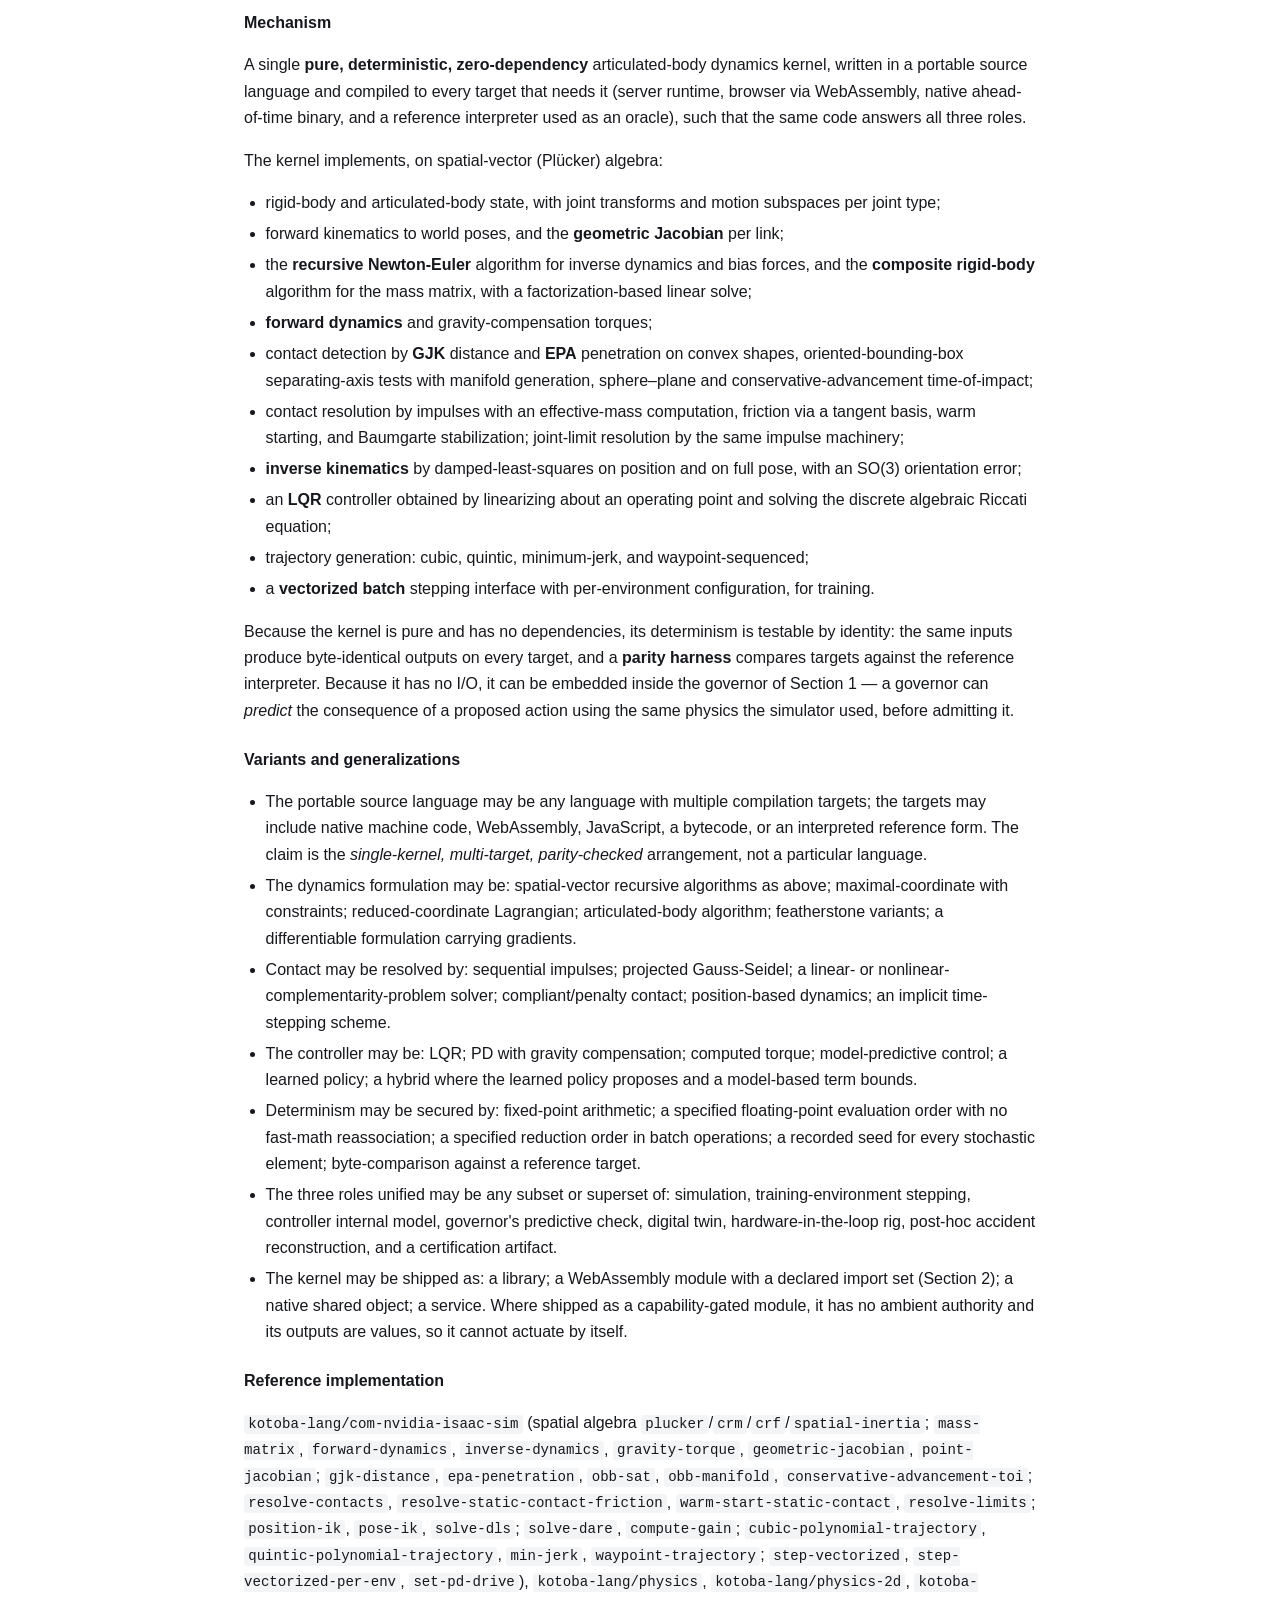
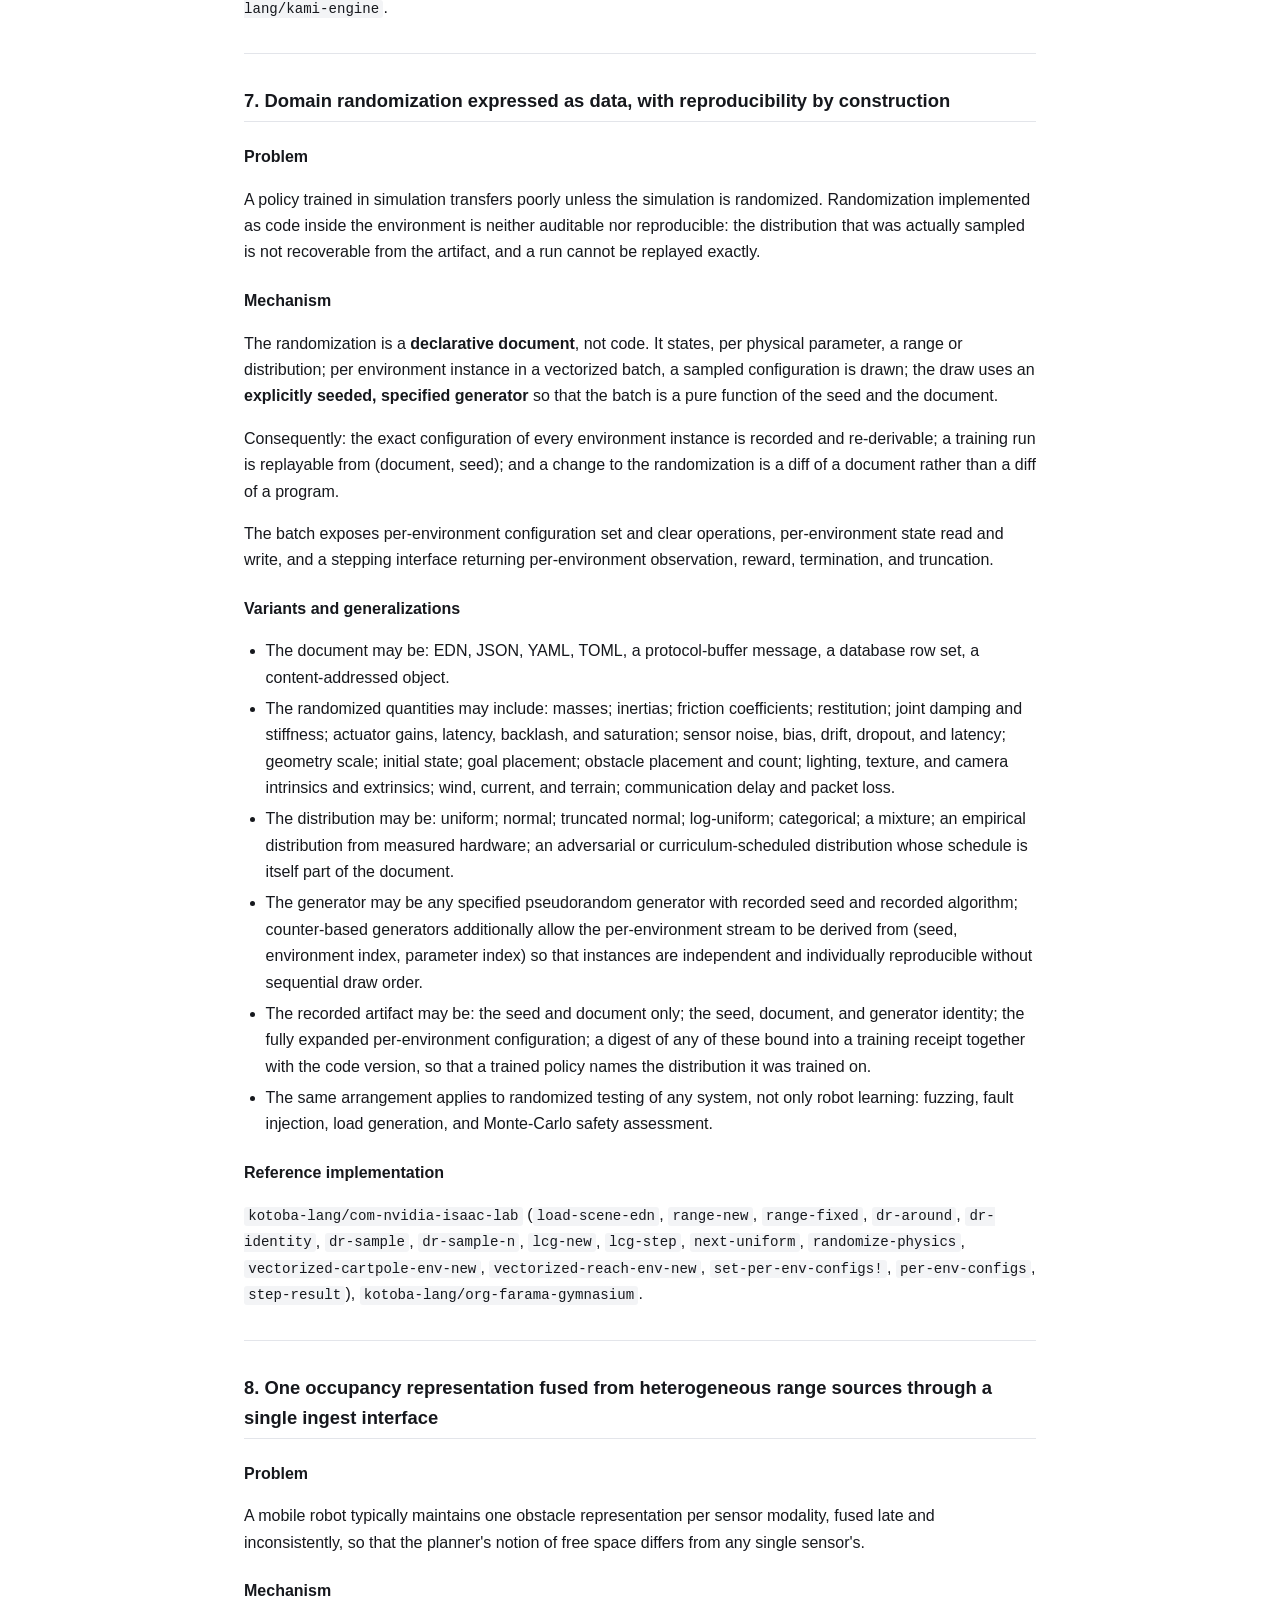
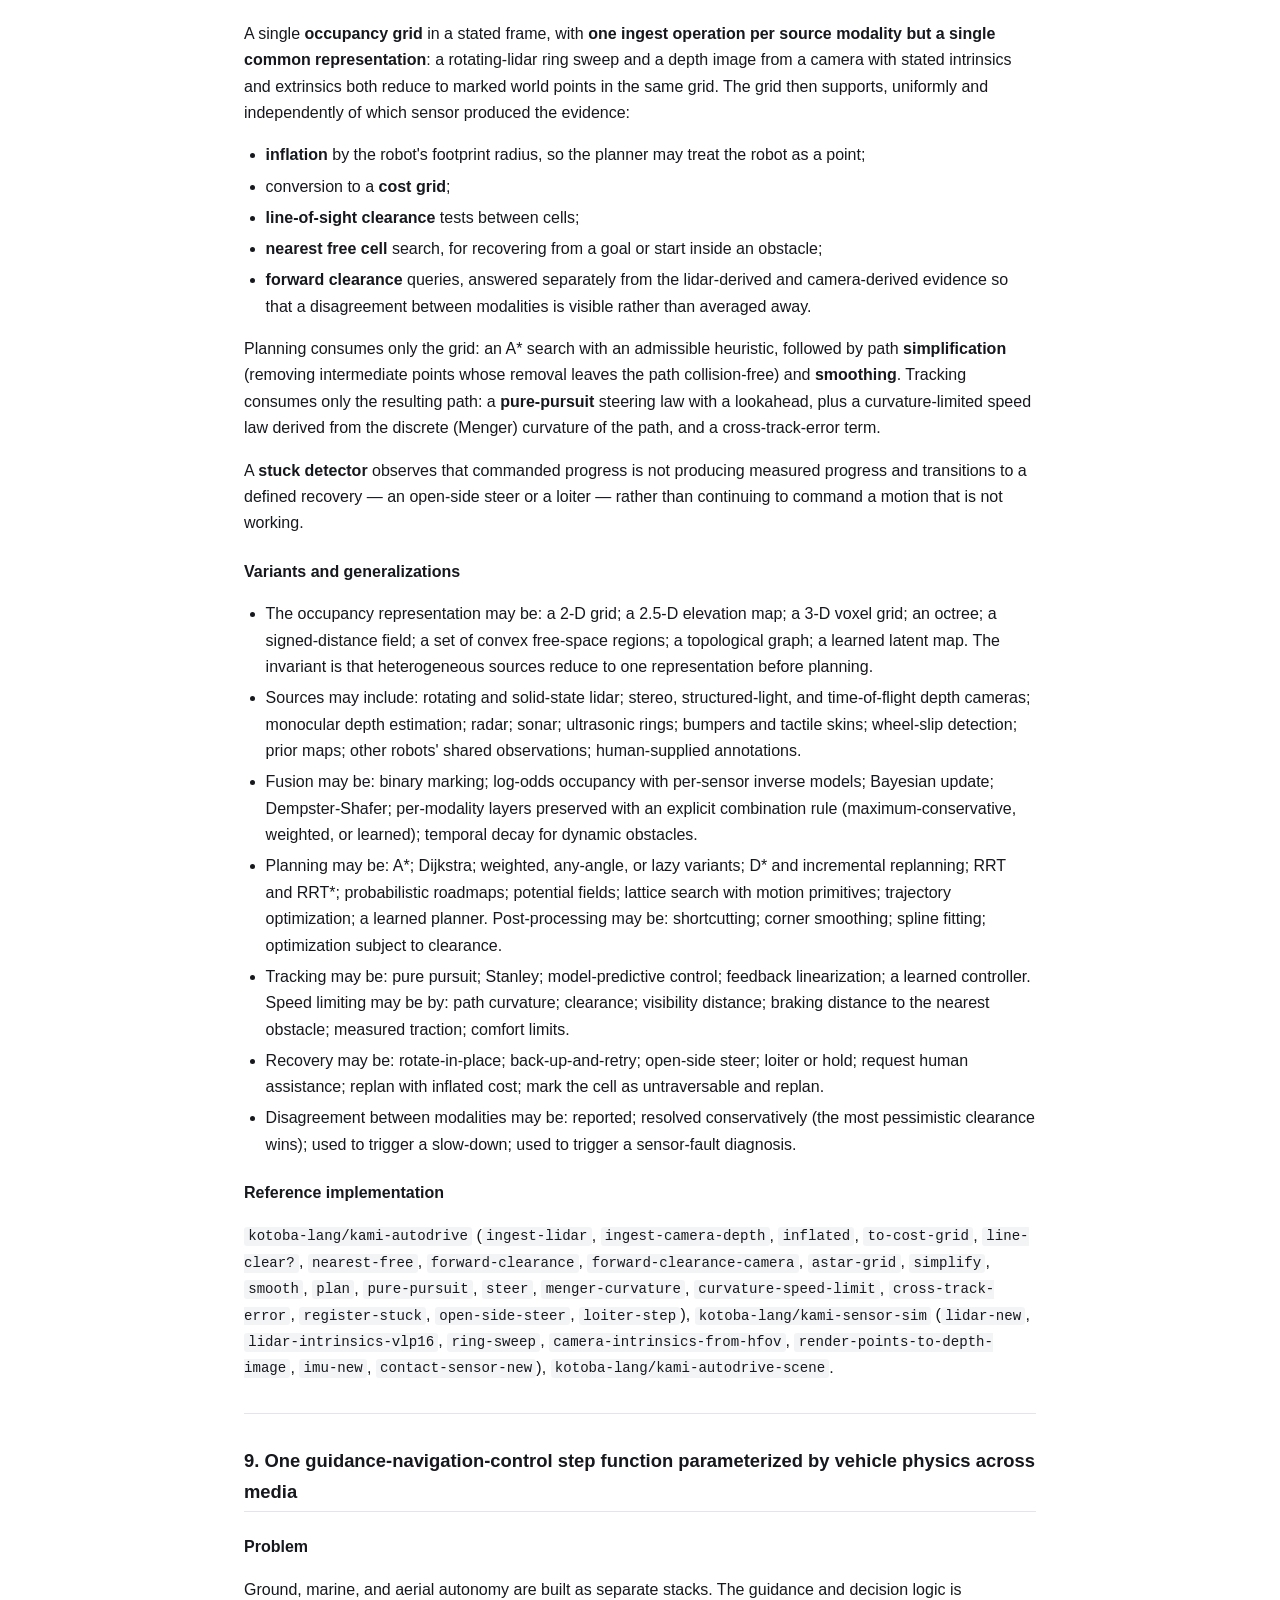
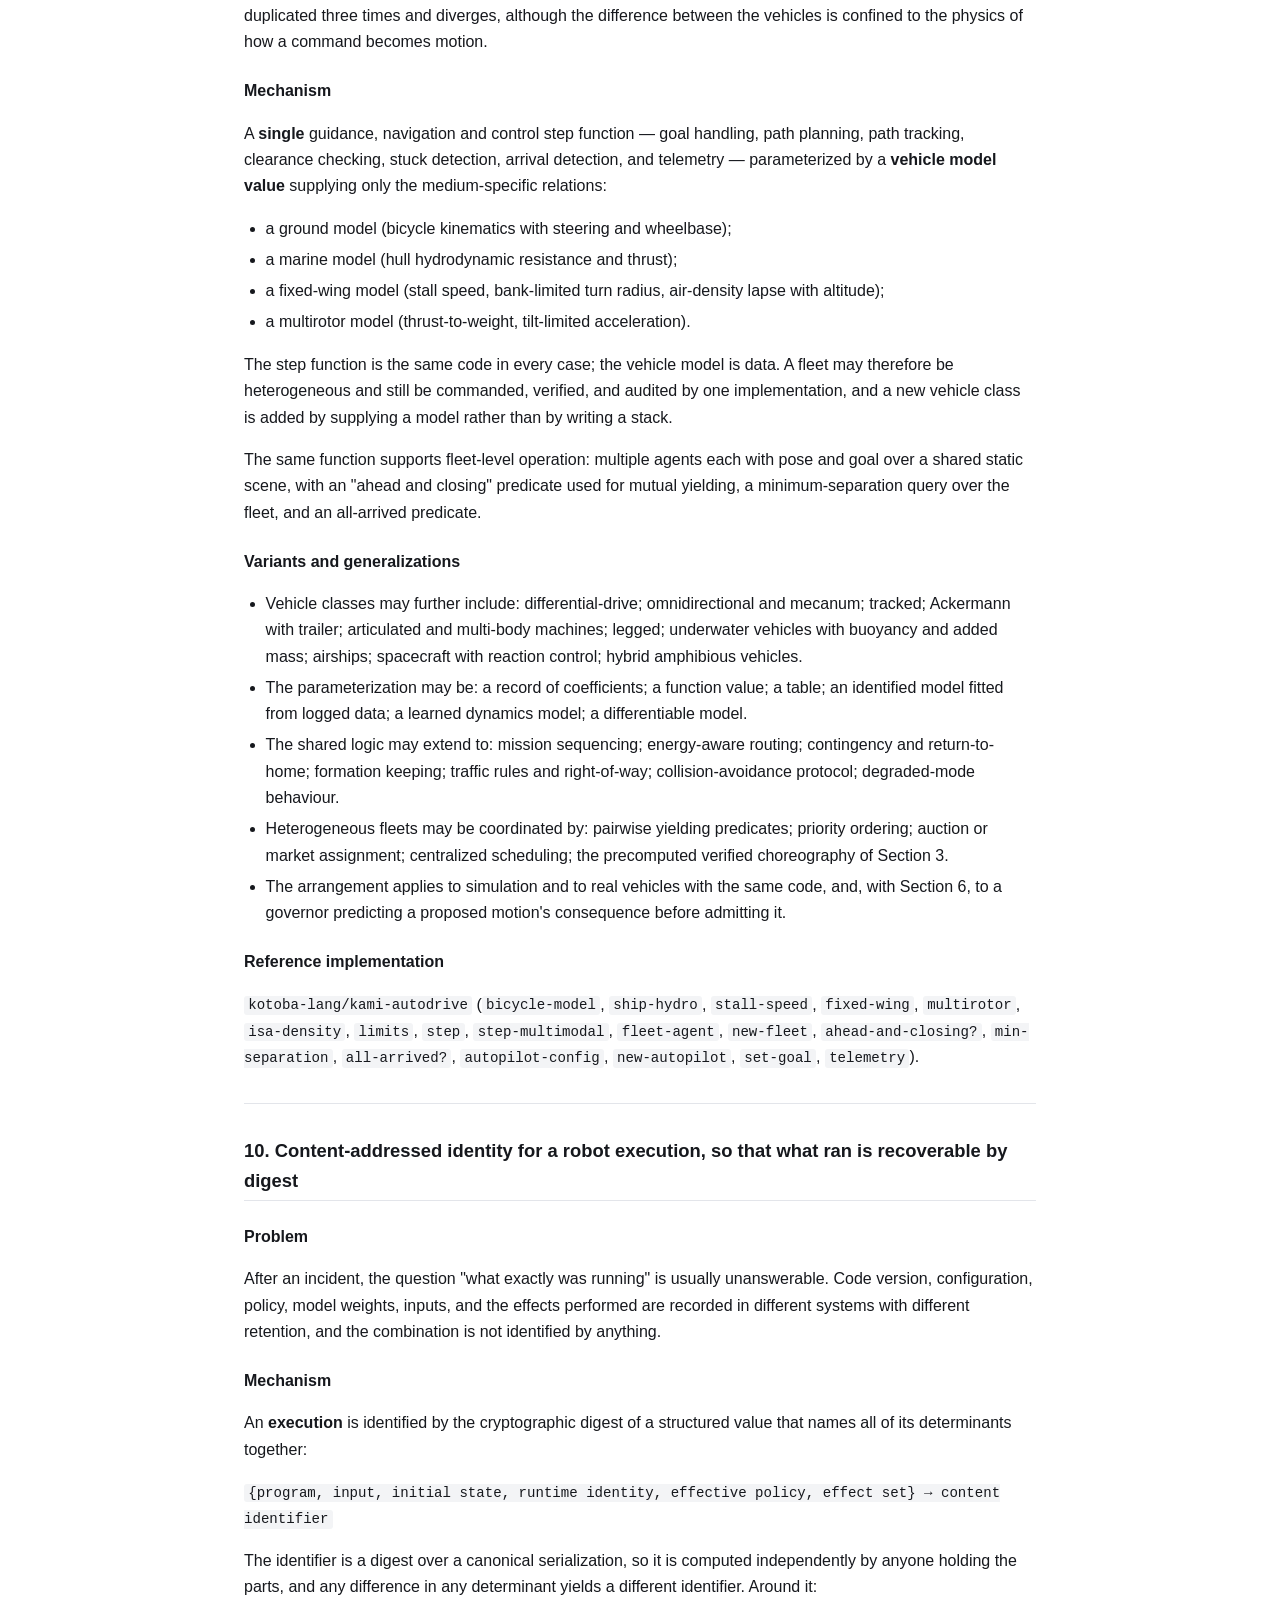
<file: docs/dp-2026-001/full.html>
<!doctype html>
<html lang="en">
<head>
<meta charset="utf-8">
<meta name="viewport" content="width=device-width,initial-scale=1">
<title>DP-2026-001 — Governed Robotics: Capability-Gated Actuation, Verified Choreography, and Deterministic Portable Dynamics</title>
<meta name="description" content="Defensive publication disclosing ten robotics mechanisms as prior art: governor-gated actuation, capability-typed actuation, pre-dispatch verified multi-agent choreography, deadman and chord e-stop, actuator BOM torque gating, a single deterministic dynamics kernel, domain randomization as data, uni">
<meta name="author" content="Jun Kawasaki">
<link rel="canonical" href="https://com-junkawasaki.github.io/prior-art/dp-2026-001/full.html">
<link rel="stylesheet" href="../style.css">
<meta name="keywords" content="defensive publication; prior art; robotics; 防御性公开; 现有技术; 机器人">
<meta name="DC.title" content="DP-2026-001 — Governed Robotics: Capability-Gated Actuation, Verified Choreography, and Deterministic Portable Dynamics">
<meta name="DC.creator" content="Jun Kawasaki">
<meta name="DC.date" content="2026-08-19">
<meta name="DC.type" content="Text">
<meta name="DC.rights" content="CC0 1.0 Universal">
<meta name="citation_title" content="DP-2026-001 — Governed Robotics: Capability-Gated Actuation, Verified Choreography, and Deterministic Portable Dynamics">
<meta name="citation_author" content="Kawasaki, Jun">
<meta name="citation_publication_date" content="2026/08/19">
<meta name="citation_technical_report_institution" content="Defensive publication DP-2026-001">
<meta name="citation_abstract_html_url" content="https://com-junkawasaki.github.io/prior-art/dp-2026-001/full.html">
</head>
<body>
<div class="wrap">
<nav class="rec"><p><a href="../">← index</a> · full text, all ten mechanisms</p></nav>
<hr>
<h1
id="defensive-publication-dp-2026-001--governed-robotics-capability-gated-actuation-verified-choreography-and-deterministic-portable-dynamics">Defensive
Publication DP-2026-001 — Governed Robotics: Capability-Gated Actuation,
Verified Choreography, and Deterministic Portable Dynamics</h1>
<p><strong>Declarant / Author:</strong> Jun Kawasaki
(<code>root@junkawasaki.com</code>) <strong>Date of
publication:</strong> 2026-08-19 (UTC) <strong>Publication
venue:</strong> public GitHub organization <code>kotoba-lang</code>;
this document; Software Heritage archive; see
<code>evidence-manifest.txt</code> in this bundle
<strong>Purpose:</strong> This is a <strong>defensive
publication</strong>. It is published solely to place the subject matter
into the public domain of technical knowledge as prior art. No patent
protection is sought by the author for any subject matter described
here. <strong>Licence of all referenced source code:</strong> Apache
License 2.0 <strong>Enabling reference implementations:</strong> the 31
public repositories fixed by commit SHA-1 in
<code>evidence-manifest.txt</code>, all under
<code>https://github.com/kotoba-lang/</code></p>
<hr />
<h2 id="0-readers-note-on-what-this-document-is-for">0. Reader's note on
what this document is for</h2>
<p>Each numbered section below states a <strong>technical
problem</strong>, a <strong>mechanism</strong> that solves it, and —
deliberately and at length — a list of <strong>variants and
generalizations</strong> of that mechanism. The variants are not
incidental. They are stated so that a later filing directed to an
obvious variation of the mechanism is met by an express written
disclosure of that variation, not merely by an argument that it would
have been obvious.</p>
<p>Working source code implementing each mechanism is publicly available
at the commits fixed in <code>evidence-manifest.txt</code>. A person of
ordinary skill in robotics software can read, build, and run that code;
this document is therefore an enabling disclosure and not a mere
statement of a result.</p>
<p>Where a section says "any", the word is intended in its ordinary
broad sense and the enumeration that follows it is illustrative, not
exhaustive.</p>
<hr />
<h2
id="1-actuation-gated-by-an-independent-governor-with-the-proposal-and-the-permission-held-by-separate-parties">1.
Actuation gated by an independent governor, with the proposal and the
permission held by separate parties</h2>
<h3 id="problem">Problem</h3>
<p>A robot controlled or advised by a learned model (a neural policy, a
large language model, a planner) can emit an actuation command that is
physically unsafe. Filtering the model's output inside the model, or
inside the same program that generates it, does not bound the failure:
the component that decides what to do is the component that decides
whether it is allowed.</p>
<h3 id="mechanism">Mechanism</h3>
<p>Two separate software components with separate authority:</p>
<ol type="1">
<li>An <strong>actor</strong> which may be arbitrary, learned,
non-deterministic, or untrusted. It <strong>proposes</strong> an action.
It has no path to actuation.</li>
<li>A <strong>governor</strong> which is small, deterministic,
independently authored, and independently reviewable. It <strong>admits
or refuses</strong> the proposal. Only its admission reaches
actuation.</li>
</ol>
<p>The proposal is a data record, not a function call, containing at
minimum: an action identifier, the mission it belongs to, an action
kind, a <strong>safety classification</strong> drawn from an ordered set
(for example <code>:none</code>, <code>:low</code>,
<code>:medium</code>, <code>:high</code>,
<code>:safety-critical</code>), and parameters.</p>
<p>The governor is given an explicit <strong>permitted set</strong> of
safety classifications and returns a decision record
(<code>{:gate/decision :permit}</code> / <code>:refuse</code> with a
reason). An action whose classification is outside the permitted set is
refused. An action whose classification exceeds a threshold additionally
requires a recorded human sign-off before it can be admitted.</p>
<p>A <strong>mission</strong> bounds the operation: one mission is one
bounded operation with an explicit step ceiling and explicit boundaries
(geographic, workspace, time). A mission does not loop internally;
repetition is a durable outer loop that starts a new mission, so that
every repetition re-enters admission.</p>
<p>A <strong>safety-stop</strong> record is a first-class value with a
cause (<code>:e-stop</code>, <code>:watchdog</code>,
<code>:governor-refusal</code>, <code>:operator</code>) and a source,
and terminates the mission.</p>
<p>A <strong>telemetry proof</strong> binds a sensor observation (lidar
return, force reading, contact, camera frame digest) to the mission and
to a timestamp, and is appended to an append-only audit ledger, so that
the sensing which justified an admission is recoverable after the
fact.</p>
<p>The governing library performs <strong>policy, not control</strong>:
it does not drive motors. It produces the records a governor needs in
order to refuse unsafe actuation before the command reaches
hardware.</p>
<h3 id="variants-and-generalizations">Variants and generalizations</h3>
<ul>
<li>The safety classification may be: an ordered enumeration; a numeric
risk score with thresholds; a lattice or partial order; a vector of
independent axes (energy, reach, human proximity, irreversibility)
combined by any monotone rule; a learned classifier whose output is
<em>itself</em> subject to a conservative default when it fails to
classify.</li>
<li>The governor may be: a program; a table; a decision tree; a set of
first-order or Datalog rules; a formally verified module; a hardware
interlock; a separate microcontroller; a separate process, container,
address space, or physical machine; a quorum of two or more independent
governors requiring unanimity or a stated majority; a governor that
itself must be admitted by a higher governor.</li>
<li>The actor may be: a neural network policy; a large language model; a
classical planner; a human teleoperator; a scripted sequence; another
robot; a fleet scheduler; any composition of these.</li>
<li>Admission may be: synchronous per action; batched per plan; staged
(plan admitted, then each step re-admitted); revocable mid-execution;
time-limited by a deadline or lease; quantity-limited by a budget of
admitted actions; attenuated on delegation, so a sub-actor receives
strictly fewer permissions than its parent.</li>
<li>Refusal may be: a hard stop; a substitution with a stated safe
default; a request for human sign-off; a degradation to a lower safety
class; an escalation to a supervisor actor; a transition to a loiter,
hold, or park behaviour.</li>
<li>The audit record may be: an append-only file; a database table; a
signed log; a hash-linked chain; a Merkle tree; a content-addressed
object store; a distributed ledger; a quorum-certified reference. The
record may be a full copy of the observation or a cryptographic digest
of it with the observation retained separately.</li>
<li>The bounded-operation unit may be called a mission, task, job,
episode, work order, or transaction, and may be bounded by any of: step
count, wall-clock deadline, energy budget, geofence, joint-space region,
Cartesian workspace region, allowed object set, allowed human-proximity
envelope.</li>
<li>Human sign-off may be: a signature; a two-person rule; a hardware
key; a biometric; a recorded verbal confirmation; an out-of-band
confirmation on a separate channel.</li>
<li>The whole arrangement applies unchanged to: mobile robots,
manipulators, aerial vehicles, underwater vehicles, surface vessels,
spacecraft, agricultural machinery, construction machinery, medical
devices, laboratory automation, industrial process plant, and software
agents whose effects are non-physical (payments, messages,
deployments).</li>
</ul>
<h3 id="reference-implementation">Reference implementation</h3>
<p><code>kotoba-lang/robotics</code> (<code>kotoba.robotics</code>:
<code>mission</code>, <code>action</code>,
<code>requires-sign-off?</code>, <code>safety-stop</code>,
<code>telemetry-proof</code>, <code>gate</code>),
<code>kotoba-lang/governor</code>.</p>
<hr />
<h2
id="2-actuation-as-a-typed-capability-such-that-an-ungranted-actuation-cannot-be-expressed">2.
Actuation as a typed capability, such that an ungranted actuation cannot
be expressed</h2>
<h3 id="problem-1">Problem</h3>
<p>Section 1 places a check between the actor and the hardware. That
check can be bypassed if the actor's language gives it <em>ambient
authority</em> — the ability to reach a device, socket, file, or driver
directly, without asking. Every practical safety mechanism built on
filtering an output stream can be defeated by a component that writes to
the device by another route.</p>
<h3 id="mechanism-1">Mechanism</h3>
<p>The actor's program is written in a language, or a restricted subset
of a language, in which the ability to cause an externally observable
effect <strong>is a value that must be received</strong>, not an
operation that is always available.</p>
<p>Specifically:</p>
<ul>
<li>The program declares the set of effects it may perform. The
declaration is part of the compiled artifact.</li>
<li>The compiler <strong>infers</strong> the effect set from the program
body and <strong>refuses to compile</strong> if the program performs an
effect it did not declare, and equally if it declares an effect it does
not perform.</li>
<li>At load time the host supplies a set of <strong>grants</strong>. If
the grants do not match the artifact's required effect set exactly,
<strong>instantiation fails</strong> — the program never begins
executing, rather than failing at the moment it first attempts the
effect.</li>
<li>The program has no general-purpose escape: no arbitrary module
loading, no <code>eval</code>, no reflection, no foreign-function
interface, no ambient global mutable state, no direct access to devices,
sockets, filesystems, or credentials. There is exactly one way for an
effect to occur, and it is through a granted capability.</li>
<li>Each effect is additionally bounded by quantitative limits enforced
by the host: an execution-step or "fuel" budget, a memory ceiling, a
queue depth, a message-size ceiling. Exhaustion is a defined, reported
outcome, not undefined behaviour.</li>
<li>Errors are returned as values (a result type carrying either the
success value or a typed error), not thrown, so that no control-flow
path silently skips a check.</li>
<li>Policy is <strong>deny-by-default</strong>: absence of a grant is
refusal, never permission.</li>
<li>Capabilities are <strong>attenuable on delegation</strong>: a
component may pass on a strictly narrower capability (narrower resource,
shorter deadline, smaller budget) but never a broader one.</li>
</ul>
<p>Applied to robotics, the effects are precisely the actuation and
sensing surfaces: set joint effort, publish a velocity command, energize
a tool, read a sensor. A policy that was granted "read the lidar" and
"publish a velocity command bounded to 0.4 m/s" <strong>cannot
express</strong> energizing a gripper, because the operation is not
merely forbidden — it is not reachable from the program text.</p>
<p>The capability is identified by a <strong>name in a scoped semantic
model</strong> (kind, resource, holder) rather than by a numeric wire
index; numeric indices, if any, are an internal transport detail of the
host and do not appear in the program's source.</p>
<h3 id="variants-and-generalizations-1">Variants and
generalizations</h3>
<ul>
<li>The restricted language may be: a purpose-designed language; a
subset of an existing language enforced by a verifier; a bytecode with a
typed import table; WebAssembly with an explicitly declared import set;
a sandboxed interpreter; a proof-carrying binary.</li>
<li>The effect set may be: declared and checked; wholly inferred;
inferred with declaration required only at public API and package
boundaries; declared as a maximum ceiling with the inferred set required
to be a subset.</li>
<li>The grant may be: a plain token; a signed certificate; an object
capability reference; a UCAN, CACAO, macaroon, biscuit, or comparable
attenuable credential; a hardware-backed key; a lease with an expiry; a
quorum-issued certificate. The binding of grant to artifact may be by
exact set equality, by subset, or by a stated compatibility relation,
provided that absence of a grant is refusal.</li>
<li>The failure-closed point may be: compile time; link time;
instantiation time; first use. Instantiation-time refusal is preferred
because it removes the partially executed state, but each is a
variant.</li>
<li>Quantitative bounds may be: instruction counts; wall-clock
deadlines; energy budgets; actuation-magnitude ceilings (velocity,
force, torque, jerk, temperature); count of actuations; distance
travelled; volume of workspace swept.</li>
<li>The same arrangement covers non-robotic effects: network access,
filesystem access, payment, message publication, model inference, code
deployment.</li>
<li>The host may be: a server process; a browser; an embedded runtime; a
real-time executive; a microkernel; bare metal. The mechanism does not
depend on an operating system being present.</li>
<li>The capability namespace may be: flat names; hierarchical paths;
URIs; content-addressed identifiers of the capability's own semantic
definition.</li>
</ul>
<h3 id="reference-implementation-1">Reference implementation</h3>
<p><code>kotoba-lang/kotoba-lang</code>
(<code>lang/capability-semantics.edn</code>,
<code>lang/surface-status.edn</code>), <code>kotoba-lang/amu</code>
(capability kits, effect inference, admission),
<code>kotoba-lang/kototama</code> (host linking),
<code>kotoba-lang/capability-*</code> (the individual capability
contracts, including <code>capability-kami-engine</code>,
<code>capability-motion-read</code>,
<code>capability-topic-publish</code>,
<code>capability-topic-subscribe</code>,
<code>capability-irq-subscribe</code>, <code>capability-mmio-map</code>,
<code>capability-dma-map</code>).</p>
<hr />
<h2
id="3-multi-agent-choreography-verified-in-full-before-any-vehicle-is-dispatched">3.
Multi-agent choreography verified in full before any vehicle is
dispatched</h2>
<h3 id="problem-2">Problem</h3>
<p>A coordinated multi-vehicle motion — a drone light show, a warehouse
fleet, a formation of agricultural machines — is conventionally made
safe by reactive collision avoidance during flight. Reactive avoidance
cannot give an advance guarantee, and it fails exactly when the agents
are densest.</p>
<h3 id="mechanism-2">Mechanism</h3>
<p>The entire choreography is <strong>precomputed as data</strong> and
<strong>verified as a whole before dispatch</strong>, so that dispatch
is conditional on a completed proof rather than on runtime reaction.</p>
<ul>
<li>A show is a set of performers, each with a sequence of timestamped
waypoints, plus a footprint radius per performer.</li>
<li>Positions between waypoints are obtained by a stated interpolation
rule, giving a total function from time to the position of every
performer.</li>
<li>The verifier <strong>samples the whole timeline</strong> and
evaluates a set of constraint predicates over the sampled configuration:
<ul>
<li><strong>separation</strong>: pairwise distance minus the sum of
footprint radii must exceed a minimum for all sampled times;</li>
<li><strong>speed</strong>: the implied speed on each segment must not
exceed a per-performer limit;</li>
<li><strong>acceleration</strong>: the implied acceleration between
consecutive segments must not exceed a limit;</li>
<li><strong>geofence</strong>: every sampled position must lie inside a
permitted volume;</li>
<li>segment feasibility is additionally checked separately in the
vertical and horizontal components, because the achievable rates differ
between them for most airframes.</li>
</ul></li>
<li>The verifier returns the <strong>set of violations</strong>, each
naming the performers, the time, and the quantity by which the
constraint was exceeded — not a single boolean. A show with any
violation is not dispatchable.</li>
<li>Only after the show verifies is it lowered to per-vehicle setpoint
messages on the flight-control transport, and an <code>abort-all</code>
primitive is retained that terminates every performer.</li>
</ul>
<h3 id="variants-and-generalizations-2">Variants and
generalizations</h3>
<ul>
<li>Interpolation may be: linear; polynomial (cubic, quintic); spline;
minimum-jerk; Bézier; a dynamics-consistent trajectory obtained by an
optimizer; a recorded trajectory.</li>
<li>Sampling may be: fixed-rate; adaptive; refined near predicted
minima; replaced by an interval-arithmetic or sum-of-squares certificate
that bounds the constraint over a continuum rather than at samples;
replaced by conservative swept-volume intersection.</li>
<li>Constraints may include, in addition to the above: minimum and
maximum altitude; airspace or corridor membership; time-of-day windows;
battery-energy feasibility per performer; radio-link-margin feasibility;
downwash interaction; noise limits; light-output limits; wind envelope;
loss-of-one-vehicle contingency (the show must remain separated when any
single performer holds position or descends); loss-of-communication
contingency; audience-exclusion-zone clearance.</li>
<li>Performers may be: multirotors; fixed-wing aircraft; ground
vehicles; surface vessels; underwater vehicles; manipulator arms sharing
a workspace; gantries; stage machinery; mobile robots in a warehouse; a
mixed heterogeneous set with per-class footprints and limits.</li>
<li>The verified artifact may be: a file; a signed bundle; a
content-addressed object whose digest is recorded in an audit ledger, so
that the show that flew is provably the show that verified.</li>
<li>Verification may be: a precondition of dispatch; re-run continuously
during execution against measured positions with divergence beyond a
bound triggering abort; re-run on any amendment, with amendment
forbidden while running.</li>
<li>The same arrangement applies to any precomputed multi-agent plan
where an advance guarantee is preferred to runtime reaction, including
robotic surgery instrument choreography, coordinated crane lifts, and
multi-arm assembly cells.</li>
</ul>
<h3 id="reference-implementation-2">Reference implementation</h3>
<p><code>kotoba-lang/swarm-choreo</code> (<code>waypoint</code>,
<code>performer</code>, <code>show</code>,
<code>interpolate-position</code>, <code>positions-at</code>,
<code>min-separation</code>, <code>separation-violations</code>,
<code>speed-violations</code>, <code>accel-violations</code>,
<code>geofence-violations</code>, <code>validate</code>,
<code>abort-all</code>, <code>-&gt;pose-stamped</code>,
<code>setpoint-publish-op</code>), on
<code>kotoba-lang/org-ros</code>.</p>
<hr />
<h2
id="4-deadman-and-chord-based-emergency-stop-derived-from-a-general-purpose-input-device">4.
Deadman and chord-based emergency stop derived from a general-purpose
input device</h2>
<h3 id="problem-3">Problem</h3>
<p>Teleoperation from a consumer input device is convenient and unsafe:
the device has no certified deadman, and a dropped or jammed controller
continues to command motion.</p>
<h3 id="mechanism-3">Mechanism</h3>
<p>The mapping from device state to actuation command is a <strong>pure
function of the decoded device state</strong>, and it enforces two
independent conditions:</p>
<ol type="1">
<li>A <strong>deadman</strong>: a designated control must be
<em>continuously held</em> for any nonzero motion command to be
produced. Absence of the hold produces a zero command, not the previous
command. Loss of the input report is therefore indistinguishable from
release, and fails to stop.</li>
<li>An <strong>emergency-stop chord</strong>: a designated simultaneous
combination of controls, chosen so that it cannot be produced by an
ordinary grip or by a single stuck control, produces a safety-stop
record which terminates the mission and is not overridable by subsequent
motion input.</li>
</ol>
<p>The decoded state is converted to a bounded velocity command (a
linear and angular velocity pair) with per-axis clamping, and then to a
transport-level publish operation. The proposal path passes through the
governor of Section 1, so the teleoperation command is admitted on the
same terms as an autonomous one.</p>
<h3 id="variants-and-generalizations-3">Variants and
generalizations</h3>
<ul>
<li>The device may be: a game controller; a joystick; a keyboard; a
touchscreen; a phone; a haptic master device; a wearable; a gesture
sensor; a voice channel; a brain-computer interface; a networked web
client.</li>
<li>The deadman may be: a held button; a held trigger beyond a
threshold; a grip sensor; a required periodic re-press; a required
continuous stream of heartbeat messages at a minimum rate, with
staleness treated as release; a dead-man's handle in hardware.</li>
<li>The chord may be: a simultaneous button combination; a sequence
within a time window; a distinctive gesture; a spoken phrase; a physical
guarded switch. In each case the requirement is that ordinary operation
and single-fault stuck inputs cannot produce it.</li>
<li>The command may be: a body-frame velocity; a joint velocity; a
Cartesian pose delta; an end-effector wrench; a discrete action; a
waypoint.</li>
<li>The transport may be: a robotics middleware topic; a serial link; a
CAN bus; a fieldbus; a websocket; a radio link.</li>
<li>The mapping may additionally impose: rate limiting; slew limiting;
scaling by measured proximity to obstacles or humans; scaling by
remaining battery; scaling by link latency, with latency beyond a bound
treated as release.</li>
</ul>
<h3 id="reference-implementation-3">Reference implementation</h3>
<p><code>kotoba-lang/teleop</code> (<code>deadman-held?</code>,
<code>estop-chord-held?</code>, <code>-&gt;twist</code>,
<code>-&gt;move-action</code>, <code>step</code>,
<code>teleop-mission</code>, <code>teleop-action</code>,
<code>cmd-vel-publish-op</code>),
<code>kotoba-lang/com-sony-dualsense</code>.</p>
<hr />
<h2
id="5-actuator-bill-of-materials-derived-from-the-kinematic-description-with-continuous-torque-validation-as-a-design-gate">5.
Actuator bill-of-materials derived from the kinematic description, with
continuous-torque validation as a design gate</h2>
<h3 id="problem-4">Problem</h3>
<p>A robot's mechanical description (links, joints, limits, inertias)
and its actuator selection are conventionally maintained in different
tools by different people. A design therefore passes review with an
actuator that cannot in fact hold the joint under continuous load.</p>
<h3 id="mechanism-4">Mechanism</h3>
<p>The kinematic description is authored as <strong>structured
data</strong> in which each joint may carry an <strong>actuator
specification</strong> as a field of the joint itself. From this single
description two artifacts are derived mechanically:</p>
<ol type="1">
<li>A <strong>chain actuator list / bill of materials</strong> — one
entry per joint, obtained by walking the joint graph, with a stated
default where a joint omits its specification, and with <strong>named
realization variants</strong> that override selected entries so that
alternative build configurations of the same kinematic design are
expressed as overrides rather than as forked descriptions.</li>
<li>A <strong>continuous-torque validation</strong>: for each joint, the
torque demanded under the stated condition is compared against the
specified actuator's continuous rating, and the design is reported as
failing at the specific joint if the demand exceeds the rating.</li>
</ol>
<p>The description is additionally validated structurally: the joint
graph must be a well-formed tree with every parent and child link
resolving and no cycle; joint limits (lower, upper, effort, velocity)
must be present and ordered; inertia tensors must be physically
admissible (symmetric, positive-definite, satisfying the triangle
inequalities on principal moments).</p>
<p>Because the actuator data lives inside the kinematic description, a
change to a joint's placement, limit, or inertia and the re-derivation
of the bill of materials cannot fall out of step.</p>
<h3 id="variants-and-generalizations-4">Variants and
generalizations</h3>
<ul>
<li>The description format may be: URDF or another XML robot
description; SDF; MJCF; USD; a JSON or EDN document; a database; a CAD
assembly's derived data; a spreadsheet.</li>
<li>The derived artifact may be: an actuator list; a full bill of
materials including gearboxes, bearings, belts, encoders, brakes,
cabling, and connectors; a cost roll-up; a mass and inertia roll-up used
back in the dynamics; a lead-time and supply-risk roll-up; a procurement
order.</li>
<li>The validated quantity may be: continuous torque; peak torque; RMS
torque over a duty cycle; thermal rise over a duty cycle; velocity;
power; backdrivability; brake holding torque; gearbox rated input speed;
bearing life; belt tension; encoder resolution against required
repeatability; structural deflection; first natural frequency.</li>
<li>The demand may be obtained from: a static gravity-load computation;
inverse dynamics over a stated reference trajectory; a worst case over a
set of trajectories; a measured duty cycle recorded from a real robot; a
stochastic envelope.</li>
<li>Variant selection may be: named overrides; a parameter sweep; an
optimizer choosing actuators to minimize cost or mass subject to the
validation passing; a catalogue search against vendor data.</li>
<li>The validation may be: a report; a gate that blocks a design review;
a continuous-integration check that fails a commit; a signed certificate
attached to the released design.</li>
<li>The same arrangement applies to any machine described kinematically:
manipulators, mobile bases, gantries, exoskeletons, prosthetics, vehicle
suspensions, animatronics, machine tools.</li>
</ul>
<h3 id="reference-implementation-4">Reference implementation</h3>
<p><code>kotoba-lang/org-ros-urdf</code> (<code>from-edn</code>,
<code>chain-actuators-from-edn</code>,
<code>default-bom-from-edn</code>, <code>bom-from-edn</code> with
<code>:arm/realization :variants</code>, <code>validate-torque</code>),
<code>kotoba-lang/kami-articulated</code> (<code>parse-urdf</code>,
<code>link-index</code>, <code>joint-index</code>,
<code>joint-graph-indexed-valid</code>,
<code>inertia-tensor-valid</code>, <code>limit-*</code>).</p>
<hr />
<h2
id="6-one-deterministic-dependency-free-dynamics-kernel-serving-simulation-training-and-control">6.
One deterministic, dependency-free dynamics kernel serving simulation,
training, and control</h2>
<h3 id="problem-5">Problem</h3>
<p>Robotics practice maintains at least three implementations of the
same physics: one inside the simulator, one inside the training
environment, and one inside the controller's model. They disagree, and
the disagreement is discovered on the real robot. The simulators are
additionally platform-bound: they cannot run in a browser, in a
serverless worker, or inside a verifier.</p>
<h3 id="mechanism-5">Mechanism</h3>
<p>A single <strong>pure, deterministic, zero-dependency</strong>
articulated-body dynamics kernel, written in a portable source language
and compiled to every target that needs it (server runtime, browser via
WebAssembly, native ahead-of-time binary, and a reference interpreter
used as an oracle), such that the same code answers all three roles.</p>
<p>The kernel implements, on spatial-vector (Plücker) algebra:</p>
<ul>
<li>rigid-body and articulated-body state, with joint transforms and
motion subspaces per joint type;</li>
<li>forward kinematics to world poses, and the <strong>geometric
Jacobian</strong> per link;</li>
<li>the <strong>recursive Newton-Euler</strong> algorithm for inverse
dynamics and bias forces, and the <strong>composite rigid-body</strong>
algorithm for the mass matrix, with a factorization-based linear
solve;</li>
<li><strong>forward dynamics</strong> and gravity-compensation
torques;</li>
<li>contact detection by <strong>GJK</strong> distance and
<strong>EPA</strong> penetration on convex shapes, oriented-bounding-box
separating-axis tests with manifold generation, sphere–plane and
conservative-advancement time-of-impact;</li>
<li>contact resolution by impulses with an effective-mass computation,
friction via a tangent basis, warm starting, and Baumgarte
stabilization; joint-limit resolution by the same impulse
machinery;</li>
<li><strong>inverse kinematics</strong> by damped-least-squares on
position and on full pose, with an SO(3) orientation error;</li>
<li>an <strong>LQR</strong> controller obtained by linearizing about an
operating point and solving the discrete algebraic Riccati
equation;</li>
<li>trajectory generation: cubic, quintic, minimum-jerk, and
waypoint-sequenced;</li>
<li>a <strong>vectorized batch</strong> stepping interface with
per-environment configuration, for training.</li>
</ul>
<p>Because the kernel is pure and has no dependencies, its determinism
is testable by identity: the same inputs produce byte-identical outputs
on every target, and a <strong>parity harness</strong> compares targets
against the reference interpreter. Because it has no I/O, it can be
embedded inside the governor of Section 1 — a governor can
<em>predict</em> the consequence of a proposed action using the same
physics the simulator used, before admitting it.</p>
<h3 id="variants-and-generalizations-5">Variants and
generalizations</h3>
<ul>
<li>The portable source language may be any language with multiple
compilation targets; the targets may include native machine code,
WebAssembly, JavaScript, a bytecode, or an interpreted reference form.
The claim is the <em>single-kernel, multi-target, parity-checked</em>
arrangement, not a particular language.</li>
<li>The dynamics formulation may be: spatial-vector recursive algorithms
as above; maximal-coordinate with constraints; reduced-coordinate
Lagrangian; articulated-body algorithm; featherstone variants; a
differentiable formulation carrying gradients.</li>
<li>Contact may be resolved by: sequential impulses; projected
Gauss-Seidel; a linear- or nonlinear-complementarity-problem solver;
compliant/penalty contact; position-based dynamics; an implicit
time-stepping scheme.</li>
<li>The controller may be: LQR; PD with gravity compensation; computed
torque; model-predictive control; a learned policy; a hybrid where the
learned policy proposes and a model-based term bounds.</li>
<li>Determinism may be secured by: fixed-point arithmetic; a specified
floating-point evaluation order with no fast-math reassociation; a
specified reduction order in batch operations; a recorded seed for every
stochastic element; byte-comparison against a reference target.</li>
<li>The three roles unified may be any subset or superset of:
simulation, training-environment stepping, controller internal model,
governor's predictive check, digital twin, hardware-in-the-loop rig,
post-hoc accident reconstruction, and a certification artifact.</li>
<li>The kernel may be shipped as: a library; a WebAssembly module with a
declared import set (Section 2); a native shared object; a service.
Where shipped as a capability-gated module, it has no ambient authority
and its outputs are values, so it cannot actuate by itself.</li>
</ul>
<h3 id="reference-implementation-5">Reference implementation</h3>
<p><code>kotoba-lang/com-nvidia-isaac-sim</code> (spatial algebra
<code>plucker</code>/<code>crm</code>/<code>crf</code>/<code>spatial-inertia</code>;
<code>mass-matrix</code>, <code>forward-dynamics</code>,
<code>inverse-dynamics</code>, <code>gravity-torque</code>,
<code>geometric-jacobian</code>, <code>point-jacobian</code>;
<code>gjk-distance</code>, <code>epa-penetration</code>,
<code>obb-sat</code>, <code>obb-manifold</code>,
<code>conservative-advancement-toi</code>;
<code>resolve-contacts</code>,
<code>resolve-static-contact-friction</code>,
<code>warm-start-static-contact</code>, <code>resolve-limits</code>;
<code>position-ik</code>, <code>pose-ik</code>, <code>solve-dls</code>;
<code>solve-dare</code>, <code>compute-gain</code>;
<code>cubic-polynomial-trajectory</code>,
<code>quintic-polynomial-trajectory</code>, <code>min-jerk</code>,
<code>waypoint-trajectory</code>; <code>step-vectorized</code>,
<code>step-vectorized-per-env</code>, <code>set-pd-drive</code>),
<code>kotoba-lang/physics</code>, <code>kotoba-lang/physics-2d</code>,
<code>kotoba-lang/kami-engine</code>.</p>
<hr />
<h2
id="7-domain-randomization-expressed-as-data-with-reproducibility-by-construction">7.
Domain randomization expressed as data, with reproducibility by
construction</h2>
<h3 id="problem-6">Problem</h3>
<p>A policy trained in simulation transfers poorly unless the simulation
is randomized. Randomization implemented as code inside the environment
is neither auditable nor reproducible: the distribution that was
actually sampled is not recoverable from the artifact, and a run cannot
be replayed exactly.</p>
<h3 id="mechanism-6">Mechanism</h3>
<p>The randomization is a <strong>declarative document</strong>, not
code. It states, per physical parameter, a range or distribution; per
environment instance in a vectorized batch, a sampled configuration is
drawn; the draw uses an <strong>explicitly seeded, specified
generator</strong> so that the batch is a pure function of the seed and
the document.</p>
<p>Consequently: the exact configuration of every environment instance
is recorded and re-derivable; a training run is replayable from
(document, seed); and a change to the randomization is a diff of a
document rather than a diff of a program.</p>
<p>The batch exposes per-environment configuration set and clear
operations, per-environment state read and write, and a stepping
interface returning per-environment observation, reward, termination,
and truncation.</p>
<h3 id="variants-and-generalizations-6">Variants and
generalizations</h3>
<ul>
<li>The document may be: EDN, JSON, YAML, TOML, a protocol-buffer
message, a database row set, a content-addressed object.</li>
<li>The randomized quantities may include: masses; inertias; friction
coefficients; restitution; joint damping and stiffness; actuator gains,
latency, backlash, and saturation; sensor noise, bias, drift, dropout,
and latency; geometry scale; initial state; goal placement; obstacle
placement and count; lighting, texture, and camera intrinsics and
extrinsics; wind, current, and terrain; communication delay and packet
loss.</li>
<li>The distribution may be: uniform; normal; truncated normal;
log-uniform; categorical; a mixture; an empirical distribution from
measured hardware; an adversarial or curriculum-scheduled distribution
whose schedule is itself part of the document.</li>
<li>The generator may be any specified pseudorandom generator with
recorded seed and recorded algorithm; counter-based generators
additionally allow the per-environment stream to be derived from (seed,
environment index, parameter index) so that instances are independent
and individually reproducible without sequential draw order.</li>
<li>The recorded artifact may be: the seed and document only; the seed,
document, and generator identity; the fully expanded per-environment
configuration; a digest of any of these bound into a training receipt
together with the code version, so that a trained policy names the
distribution it was trained on.</li>
<li>The same arrangement applies to randomized testing of any system,
not only robot learning: fuzzing, fault injection, load generation, and
Monte-Carlo safety assessment.</li>
</ul>
<h3 id="reference-implementation-6">Reference implementation</h3>
<p><code>kotoba-lang/com-nvidia-isaac-lab</code>
(<code>load-scene-edn</code>, <code>range-new</code>,
<code>range-fixed</code>, <code>dr-around</code>,
<code>dr-identity</code>, <code>dr-sample</code>,
<code>dr-sample-n</code>, <code>lcg-new</code>, <code>lcg-step</code>,
<code>next-uniform</code>, <code>randomize-physics</code>,
<code>vectorized-cartpole-env-new</code>,
<code>vectorized-reach-env-new</code>,
<code>set-per-env-configs!</code>, <code>per-env-configs</code>,
<code>step-result</code>),
<code>kotoba-lang/org-farama-gymnasium</code>.</p>
<hr />
<h2
id="8-one-occupancy-representation-fused-from-heterogeneous-range-sources-through-a-single-ingest-interface">8.
One occupancy representation fused from heterogeneous range sources
through a single ingest interface</h2>
<h3 id="problem-7">Problem</h3>
<p>A mobile robot typically maintains one obstacle representation per
sensor modality, fused late and inconsistently, so that the planner's
notion of free space differs from any single sensor's.</p>
<h3 id="mechanism-7">Mechanism</h3>
<p>A single <strong>occupancy grid</strong> in a stated frame, with
<strong>one ingest operation per source modality but a single common
representation</strong>: a rotating-lidar ring sweep and a depth image
from a camera with stated intrinsics and extrinsics both reduce to
marked world points in the same grid. The grid then supports, uniformly
and independently of which sensor produced the evidence:</p>
<ul>
<li><strong>inflation</strong> by the robot's footprint radius, so the
planner may treat the robot as a point;</li>
<li>conversion to a <strong>cost grid</strong>;</li>
<li><strong>line-of-sight clearance</strong> tests between cells;</li>
<li><strong>nearest free cell</strong> search, for recovering from a
goal or start inside an obstacle;</li>
<li><strong>forward clearance</strong> queries, answered separately from
the lidar-derived and camera-derived evidence so that a disagreement
between modalities is visible rather than averaged away.</li>
</ul>
<p>Planning consumes only the grid: an A* search with an admissible
heuristic, followed by path <strong>simplification</strong> (removing
intermediate points whose removal leaves the path collision-free) and
<strong>smoothing</strong>. Tracking consumes only the resulting path: a
<strong>pure-pursuit</strong> steering law with a lookahead, plus a
curvature-limited speed law derived from the discrete (Menger) curvature
of the path, and a cross-track-error term.</p>
<p>A <strong>stuck detector</strong> observes that commanded progress is
not producing measured progress and transitions to a defined recovery —
an open-side steer or a loiter — rather than continuing to command a
motion that is not working.</p>
<h3 id="variants-and-generalizations-7">Variants and
generalizations</h3>
<ul>
<li>The occupancy representation may be: a 2-D grid; a 2.5-D elevation
map; a 3-D voxel grid; an octree; a signed-distance field; a set of
convex free-space regions; a topological graph; a learned latent map.
The invariant is that heterogeneous sources reduce to one representation
before planning.</li>
<li>Sources may include: rotating and solid-state lidar; stereo,
structured-light, and time-of-flight depth cameras; monocular depth
estimation; radar; sonar; ultrasonic rings; bumpers and tactile skins;
wheel-slip detection; prior maps; other robots' shared observations;
human-supplied annotations.</li>
<li>Fusion may be: binary marking; log-odds occupancy with per-sensor
inverse models; Bayesian update; Dempster-Shafer; per-modality layers
preserved with an explicit combination rule (maximum-conservative,
weighted, or learned); temporal decay for dynamic obstacles.</li>
<li>Planning may be: A*; Dijkstra; weighted, any-angle, or lazy
variants; D* and incremental replanning; RRT and RRT*; probabilistic
roadmaps; potential fields; lattice search with motion primitives;
trajectory optimization; a learned planner. Post-processing may be:
shortcutting; corner smoothing; spline fitting; optimization subject to
clearance.</li>
<li>Tracking may be: pure pursuit; Stanley; model-predictive control;
feedback linearization; a learned controller. Speed limiting may be by:
path curvature; clearance; visibility distance; braking distance to the
nearest obstacle; measured traction; comfort limits.</li>
<li>Recovery may be: rotate-in-place; back-up-and-retry; open-side
steer; loiter or hold; request human assistance; replan with inflated
cost; mark the cell as untraversable and replan.</li>
<li>Disagreement between modalities may be: reported; resolved
conservatively (the most pessimistic clearance wins); used to trigger a
slow-down; used to trigger a sensor-fault diagnosis.</li>
</ul>
<h3 id="reference-implementation-7">Reference implementation</h3>
<p><code>kotoba-lang/kami-autodrive</code> (<code>ingest-lidar</code>,
<code>ingest-camera-depth</code>, <code>inflated</code>,
<code>to-cost-grid</code>, <code>line-clear?</code>,
<code>nearest-free</code>, <code>forward-clearance</code>,
<code>forward-clearance-camera</code>, <code>astar-grid</code>,
<code>simplify</code>, <code>smooth</code>, <code>plan</code>,
<code>pure-pursuit</code>, <code>steer</code>,
<code>menger-curvature</code>, <code>curvature-speed-limit</code>,
<code>cross-track-error</code>, <code>register-stuck</code>,
<code>open-side-steer</code>, <code>loiter-step</code>),
<code>kotoba-lang/kami-sensor-sim</code> (<code>lidar-new</code>,
<code>lidar-intrinsics-vlp16</code>, <code>ring-sweep</code>,
<code>camera-intrinsics-from-hfov</code>,
<code>render-points-to-depth-image</code>, <code>imu-new</code>,
<code>contact-sensor-new</code>),
<code>kotoba-lang/kami-autodrive-scene</code>.</p>
<hr />
<h2
id="9-one-guidance-navigation-control-step-function-parameterized-by-vehicle-physics-across-media">9.
One guidance-navigation-control step function parameterized by vehicle
physics across media</h2>
<h3 id="problem-8">Problem</h3>
<p>Ground, marine, and aerial autonomy are built as separate stacks. The
guidance and decision logic is duplicated three times and diverges,
although the difference between the vehicles is confined to the physics
of how a command becomes motion.</p>
<h3 id="mechanism-8">Mechanism</h3>
<p>A <strong>single</strong> guidance, navigation and control step
function — goal handling, path planning, path tracking, clearance
checking, stuck detection, arrival detection, and telemetry —
parameterized by a <strong>vehicle model value</strong> supplying only
the medium-specific relations:</p>
<ul>
<li>a ground model (bicycle kinematics with steering and
wheelbase);</li>
<li>a marine model (hull hydrodynamic resistance and thrust);</li>
<li>a fixed-wing model (stall speed, bank-limited turn radius,
air-density lapse with altitude);</li>
<li>a multirotor model (thrust-to-weight, tilt-limited
acceleration).</li>
</ul>
<p>The step function is the same code in every case; the vehicle model
is data. A fleet may therefore be heterogeneous and still be commanded,
verified, and audited by one implementation, and a new vehicle class is
added by supplying a model rather than by writing a stack.</p>
<p>The same function supports fleet-level operation: multiple agents
each with pose and goal over a shared static scene, with an "ahead and
closing" predicate used for mutual yielding, a minimum-separation query
over the fleet, and an all-arrived predicate.</p>
<h3 id="variants-and-generalizations-8">Variants and
generalizations</h3>
<ul>
<li>Vehicle classes may further include: differential-drive;
omnidirectional and mecanum; tracked; Ackermann with trailer;
articulated and multi-body machines; legged; underwater vehicles with
buoyancy and added mass; airships; spacecraft with reaction control;
hybrid amphibious vehicles.</li>
<li>The parameterization may be: a record of coefficients; a function
value; a table; an identified model fitted from logged data; a learned
dynamics model; a differentiable model.</li>
<li>The shared logic may extend to: mission sequencing; energy-aware
routing; contingency and return-to-home; formation keeping; traffic
rules and right-of-way; collision-avoidance protocol; degraded-mode
behaviour.</li>
<li>Heterogeneous fleets may be coordinated by: pairwise yielding
predicates; priority ordering; auction or market assignment; centralized
scheduling; the precomputed verified choreography of Section 3.</li>
<li>The arrangement applies to simulation and to real vehicles with the
same code, and, with Section 6, to a governor predicting a proposed
motion's consequence before admitting it.</li>
</ul>
<h3 id="reference-implementation-8">Reference implementation</h3>
<p><code>kotoba-lang/kami-autodrive</code> (<code>bicycle-model</code>,
<code>ship-hydro</code>, <code>stall-speed</code>,
<code>fixed-wing</code>, <code>multirotor</code>,
<code>isa-density</code>, <code>limits</code>, <code>step</code>,
<code>step-multimodal</code>, <code>fleet-agent</code>,
<code>new-fleet</code>, <code>ahead-and-closing?</code>,
<code>min-separation</code>, <code>all-arrived?</code>,
<code>autopilot-config</code>, <code>new-autopilot</code>,
<code>set-goal</code>, <code>telemetry</code>).</p>
<hr />
<h2
id="10-content-addressed-identity-for-a-robot-execution-so-that-what-ran-is-recoverable-by-digest">10.
Content-addressed identity for a robot execution, so that what ran is
recoverable by digest</h2>
<h3 id="problem-9">Problem</h3>
<p>After an incident, the question "what exactly was running" is usually
unanswerable. Code version, configuration, policy, model weights,
inputs, and the effects performed are recorded in different systems with
different retention, and the combination is not identified by
anything.</p>
<h3 id="mechanism-9">Mechanism</h3>
<p>An <strong>execution</strong> is identified by the cryptographic
digest of a structured value that names all of its determinants
together:</p>
<p><code>{program, input, initial state, runtime identity, effective policy, effect set} → content identifier</code></p>
<p>The identifier is a digest over a canonical serialization, so it is
computed independently by anyone holding the parts, and any difference
in any determinant yields a different identifier. Around it:</p>
<ul>
<li><strong>Program, policy, capability grants, model weights, scene
description, and randomization document are each
content-addressed</strong>, so the execution identifier transitively
fixes all of them.</li>
<li>The <strong>effects performed</strong> are logged as an ordered,
hash-linked sequence, and the log's digest is part of the execution
record. An execution whose effect log is complete is
<strong>replayable</strong>; one whose log is incomplete is marked as
such rather than presented as reproducible.</li>
<li>A <strong>receipt</strong> binds the execution identifier to the
outcome, the verification results, and the audit ledger entries of
Section 1, including the telemetry proofs that justified each
admission.</li>
<li>Causality between executions is recorded as a <strong>directed
acyclic graph per principal</strong>, with signed edges and a logical
clock, rather than being flattened into a single global sequence.
Agreement between principals is required only where a decision genuinely
needs it.</li>
<li>The identifier is <strong>identity</strong>, distinct from
<strong>location</strong> (where the bytes are stored) and from
<strong>naming</strong> (a mutable pointer to the current version).
Conflating them is what makes a stored artifact unverifiable after it
moves.</li>
<li>An execution identifier is usable as a memoization key
<strong>only</strong> when the effect set is empty or the effect log is
complete, because otherwise the cached result does not observe that the
world changed. Otherwise it is a receipt, not a cache key.</li>
</ul>
<h3 id="variants-and-generalizations-9">Variants and
generalizations</h3>
<ul>
<li>The digest may be any collision-resistant hash; the identifier may
be a bare digest, a multihash, a CID, a URN, or a digest with an
algorithm label. Algorithm agility requires that the label be inside the
identifier.</li>
<li>The canonical serialization may be: a deterministic CBOR or JSON
canonicalization; a defined binary encoding; a sorted key-value form.
The requirement is that two parties independently produce identical
bytes from the same value.</li>
<li>Storage may be: a filesystem; an object store; a content-addressed
store; a peer-to-peer network; a version-control repository; a
distributed ledger. Availability is a separate property from identity
and requires its own replication count and periodic verification.</li>
<li>The effect log may be: append-only file; hash chain; Merkle tree
with inclusion proofs; a quorum-certified log; a signed ledger.
Timestamping of log entries may use a trusted timestamp authority, a
blockchain anchor, or both.</li>
<li>The determinants may be extended to include: sensor calibration;
firmware versions; hardware serial numbers; ambient conditions; operator
identity; the human sign-offs of Section 1.</li>
<li>The arrangement applies to: robot missions; training runs;
simulation runs; build and deployment; medical device operation; vehicle
autonomous-mode engagement; any regulated operation for which "what
exactly ran" must be answerable years later.</li>
</ul>
<h3 id="reference-implementation-9">Reference implementation</h3>
<p>The canonical intermediate representations (state, transaction,
capability, causal link, effect, execution) specified in this
workspace's architecture records and implemented across
<code>kotoba-lang/kototama</code>, <code>kotoba-lang/amu</code>,
<code>kotoba-lang/kotobase-storage</code>,
<code>kotoba-lang/io-ipld</code>, <code>kotoba-lang/io-ipld-car</code>,
<code>kotoba-lang/kotoba-kir</code>; audit-ledger binding in
<code>kotoba-lang/robotics</code> and
<code>kotoba-lang/capability-ledger-append</code>; timestamping in
<code>kotoba-lang/org-ietf-rfc3161</code> and
<code>kotoba-lang/org-ietf-ers</code>.</p>
<hr />
<h2 id="11-additional-disclosed-subject-matter-in-brief">11. Additional
disclosed subject matter, in brief</h2>
<p>The following are disclosed on the same terms; each is implemented in
the referenced public repositories.</p>
<ul>
<li><strong>A robotics middleware wire codec as pure data.</strong> An
alignment-aware Common Data Representation writer and reader, standard
message shapes, quality-of-service profiles, and a JSON-shaped bridge
protocol, implemented as pure functions with no sockets, so that
middleware messages can be constructed, verified, recorded, and replayed
in environments where the middleware cannot be installed — including
inside a browser, a verifier, or a governor. Variants: any middleware
and any serialization; any transport supplied by the caller; the codec
used as a conformance oracle against a reference implementation. —
<code>kotoba-lang/org-ros</code>.</li>
<li><strong>Sensor synthesis as pure functions over an analytic
scene.</strong> Inertial, contact, depth-camera, and rotating-lidar
readings produced from primitive intersections (plane, sphere, box) with
stated sensor intrinsics, giving deterministic, dependency-free
synthetic sensing usable as an oracle for a perception pipeline and as
the sensing side of the governor's predictive check. —
<code>kotoba-lang/kami-sensor-sim</code>.</li>
<li><strong>Fab and process automation under the same governed-actor
arrangement.</strong> Wafer handling, plant access, and factory cell
control expressed as proposals admitted by an independent governor with
the audit binding of Section 1. —
<code>kotoba-lang/com-semicon-robotics</code>,
<code>kotoba-lang/kami-app-hygaccess-plant</code>,
<code>kotoba-lang/kami-app-giemon-factory</code>,
<code>kotoba-lang/kami-app-sarutahiko-factory</code>,
<code>kotoba-lang/giemon</code>,
<code>kotoba-lang/kami-app-giemon</code>.</li>
<li><strong>Collaborative-robot assembly records with force profiles and
safety zones as first-class governed data</strong>, including
end-effector and joint records, assembly tasks, safety zones, and force
profiles. — <code>kotoba-lang/com-cobot-assembly</code>.</li>
<li><strong>A fieldbus request/response codec as pure data</strong>, on
the same terms as the middleware codec above. —
<code>kotoba-lang/com-modbus-tcp</code>.</li>
<li><strong>Vendor-facade layers with a uniform record and query
surface</strong> over heterogeneous robot vendors, so that a fleet
spanning vendors is queried and audited through one representation. —
<code>kotoba-lang/com-abb-robotics</code>,
<code>kotoba-lang/com-universal-robots</code>,
<code>kotoba-lang/com-ros-robotics</code>,
<code>kotoba-lang/com-ros2-nav</code>,
<code>kotoba-lang/com-bluefin-robotics</code>,
<code>kotoba-lang/com-liquid-robotics</code>.</li>
</ul>
<hr />
<h2 id="中文摘要--chinese-abstract">中文摘要 / Chinese abstract</h2>
<p>本文件为<strong>防御性公开</strong>（defensive
publication）。作者自愿将以下技术方案公开，使其成为<strong>现有技术</strong>（专利法第二十二条所称"为公众所知的技术"），并声明<strong>不为其中任何技术方案申请专利</strong>。全部参考实现的源代码自公开之日起可在互联网上公开获取，采用
Apache-2.0 许可，具体仓库地址与提交哈希见本包中的
<code>evidence-manifest.txt</code>。</p>
<p>公开的技术方案包括：</p>
<ol type="1">
<li><p><strong>由独立监管器（governor）把关的机器人执行动作</strong>：行为体（可为神经网络策略、大语言模型、规划器或人类遥操作者）只能<strong>提议</strong>动作，不具有到达执行机构的通路；一个独立编写、可独立审查的监管器依据动作的<strong>安全等级</strong>准许或拒绝该提议。任务（mission）为一次有界操作，具有明确的步数上限与边界（地理围栏、工作空间、时间），内部不循环。安全停止（safety-stop）与<strong>遥测证明</strong>（将传感观测绑定到任务并写入只可追加的审计账本）均为一等数据记录。变型包括：安全等级可为有序枚举、数值风险分、格结构或多轴向量；监管器可为程序、规则集、经形式化验证的模块、硬件联锁、独立进程或独立机器、或由两个以上独立监管器组成的法定人数；准许可为逐动作、按批、分阶段、可撤销、有时限或有配额，并在委派时<strong>递减</strong>权限。</p></li>
<li><p><strong>将执行机构操作表示为带类型的能力（capability），使未被授予的操作无法被表达</strong>：程序所声明的副作用集合由编译器从程序体<strong>推断</strong>，声明与推断不一致即拒绝编译；装载时若宿主提供的授权与制品所需能力集合不一致，则<strong>实例化失败</strong>，程序根本不会开始执行。语言中不存在任意模块装载、<code>eval</code>、反射、外部函数接口、环境全局可变状态，也不存在对设备、套接字、文件系统或凭据的直接访问；错误以值（result
类型）返回而非抛出；策略为<strong>默认拒绝</strong>；宿主强制执行燃料（步数）、内存、队列深度与消息大小上限。因此一个仅被授予"读取激光雷达"和"以不超过
0.4 m/s
发布速度指令"的策略，<strong>无法表达</strong>给夹持器通电这一操作。</p></li>
<li><p><strong>在任何飞行器起飞之前对整场多智能体编队进行完整验证</strong>：整场演出预先计算为数据，验证器对整条时间线采样并检验成对<strong>间距</strong>（含足迹半径）、<strong>速度</strong>、<strong>加速度</strong>与<strong>电子围栏</strong>约束，垂直与水平分量分别检验，返回<strong>违规集合</strong>而非单一布尔值；只有全部通过后才下发为各机的位置设定点消息，并保留全体中止（abort-all）原语。变型包括区间算术或平方和证明代替采样、扫掠体保守求交、单机失效与失联的余度约束、异构机群的分类足迹与限值。</p></li>
<li><p><strong>由通用输入设备导出的持续握持（deadman）与组合键紧急停止</strong>：由设备状态到指令为纯函数；指定控件必须<strong>持续握持</strong>才产生非零运动指令，输入报文丢失与松手不可区分且导向停止；指定的<strong>组合键</strong>（普通握持与单点卡滞均无法产生）生成安全停止记录并终止任务。变型包括心跳消息速率不足即视为松手、按时延与人体接近度缩放指令。</p></li>
<li><p><strong>由运动学描述导出执行器物料清单，并以连续转矩校验作为设计闸门</strong>：执行器规格作为关节自身的字段，机械地导出链式物料清单（含默认值与<strong>具名实现变型</strong>覆盖）与逐关节连续转矩校验；同时校验关节图为良构树、关节限值齐备有序、惯性张量物理可行（对称、正定、满足主惯量三角不等式）。变型包括
RMS
转矩、热升、制动保持力、轴承寿命、结构变形与一阶固有频率等被校验量，以及由优化器在校验通过的约束下选型。</p></li>
<li><p><strong>一个确定性、无依赖的动力学内核同时服务于仿真、训练与控制</strong>：基于空间向量（Plücker）代数实现正运动学、几何雅可比、递归牛顿-欧拉逆动力学、复合刚体质量矩阵、正动力学与重力补偿；GJK
距离与 EPA
穿透、有向包围盒分离轴与流形生成、保守推进碰撞时刻；冲量法接触求解含有效质量、切向摩擦、热启动与
Baumgarte
稳定化，关节限位复用同一机制；阻尼最小二乘位置与位姿逆运动学；线性化后解离散代数
Riccati 方程得到
LQR；三次、五次、最小抖动与航路点轨迹生成；带逐环境配置的<strong>向量化批处理</strong>步进。该内核为纯函数且无依赖，可编译到原生、WebAssembly
与参考解释器等多目标并以<strong>一致性校验</strong>逐字节比对，因此可嵌入监管器中，在准许某动作之前用与仿真相同的物理<strong>预测其后果</strong>。</p></li>
<li><p><strong>域随机化表示为数据而非代码，从而构造性可复现</strong>：逐物理参数的范围或分布写在声明式文档中，以明确算法与明确种子的生成器为每个环境实例抽样，使整批环境为（文档，种子）的纯函数，训练运行可精确重放，随机化的变更是文档的差异而非程序的差异。变型包括计数器型生成器由（种子，环境序号，参数序号）导出独立流，以及将上述内容的摘要绑定进训练收据。</p></li>
<li><p><strong>异构测距源经单一接入接口融合为同一占据表示</strong>：旋转激光雷达环扫与带内参外参的深度图像都归约为同一栅格中的世界点；栅格统一支持按足迹半径膨胀、代价图转换、视线通畅性、最近自由格搜索，以及<strong>分别</strong>由雷达证据与相机证据回答的前向净空查询，使模态间的分歧可见而非被平均掉。规划仅消费栅格（A*
加路径简化与平滑），跟踪仅消费路径（纯追踪加基于 Menger
曲率的限速与横向误差项）；<strong>卡滞检测器</strong>在指令未产生实测进展时转入既定恢复行为。</p></li>
<li><p><strong>一个制导-导航-控制步进函数由载具物理参数化，跨越介质</strong>：目标处理、规划、跟踪、净空检查、卡滞检测、到达判定与遥测为同一份代码，仅以载具模型（地面自行车模型、船舶水动力、固定翼失速与坡度限转弯、多旋翼推重比与倾角限加速度）作为数据。因此异构机群可由一份实现指挥、验证与审计，新增载具类别只需提供模型。</p></li>
<li><p><strong>机器人执行的内容寻址身份</strong>：以
<code>{程序，输入，初始状态，运行时身份，生效策略，副作用集合}</code>
规范序列化后的密码学摘要标识一次执行；程序、策略、能力授权、模型权重、场景描述与随机化文档各自内容寻址，故执行标识传递性地固定全部决定因素；所执行的副作用记为哈希链式有序日志，其摘要为执行记录的一部分；<strong>收据</strong>将执行标识绑定到结果、验证结论与审计账本条目；因果关系记为每主体的签名有向无环图与逻辑时钟，而非压平为单一全局序列；<strong>身份</strong>（摘要）与<strong>位置</strong>（字节存放处）及<strong>命名</strong>（可变指针）三者分离。执行标识仅在副作用集合为空或副作用日志完整时可作为记忆化键，否则它是收据而非缓存键。</p></li>
<li><p>另有以下方案一并公开：作为纯数据的机器人中间件线格式编解码器（对齐感知的
CDR、标准消息、QoS、桥接协议，无套接字）；作为纯函数的传感器合成（惯性、接触、深度相机、旋转雷达）；同一受监管行为体安排下的晶圆搬运与厂房门禁自动化；含力曲线与安全区的协作机器人装配记录；现场总线编解码器；跨厂商机器人的统一记录与查询面。</p></li>
</ol>
<p>以上各节均以"问题—机制—变型"三段书写，其中<strong>变型系有意穷举列举</strong>，以使针对上述机制之显而易见变化的在后申请面对的是明确的书面公开，而非仅仅是"显而易见"的主张。</p>
<hr />
<h2 id="日本語要旨">日本語要旨</h2>
<p>本書は**防御的公開（defensive
publication）**である。以下の技術思想を公知にして先行技術とすることのみを目的として公開し、著者はここに記載のいかなる技術思想についても特許を取得しない。参考実装のソースコードは公開日以降インターネット上で公開されており、ライセンスは
Apache-2.0、リポジトリと commit ハッシュは本バンドルの
<code>evidence-manifest.txt</code> に固定してある。</p>
<p>公開する技術思想は、(1) 独立したガバナが admit する robot 動作 —
actor は提案しかできず、アクチュエータへの経路を持たない、(2)
アクチュエーションを型付き capability
として表し、付与されていない動作を<strong>そもそも記述できなくする</strong>方式（宣言と推論の不一致でコンパイル拒否、grant
不一致で instantiate 自体が失敗、deny-by-default、fuel/memory/queue
上限）、(3) 1
機も飛ばす前に全編隊を検証する事前計算コレオグラフィ（間隔・速度・加速度・ジオフェンスを全時間軸で、違反集合を返す）、(4)
汎用入力デバイスから導く deadman と chord 型 e-stop、(5)
運動学記述からアクチュエータ BOM
を導出し連続トルク検証を設計ゲートにする方式、(6)
シミュレーション・学習・制御を 1
本で兼ねる決定論的・無依存の動力学カーネル（空間ベクトル代数、RNEA/CRBA、GJK/EPA、DLS-IK、LQR、軌道生成、ベクトル化バッチ、多ターゲット
parity）、(7) domain randomization
をコードでなくデータで表し構成的に再現可能にする方式、(8)
異種測距源を単一 ingest 面から同一 occupancy
表現へ融合し、モダリティ間の不一致を平均せず可視化する方式、(9)
載具物理をデータとして受け取る単一の GNC step
関数（地上・船舶・固定翼・マルチロータ）、(10) 実行の content-addressed
identity（<code>{program, input, state, runtime, policy, effects}</code>
の digest、effect log、receipt、identity と location と naming
の分離）、および (11) ミドルウェア wire codec・センサ合成・fab
自動化・協働ロボット組立記録・fieldbus codec・ベンダ facade。</p>
<p>各節は「課題 — 機構 —
<strong>変形例</strong>」の形で書かれており、変形例の列挙は意図的に広い。後願が上記機構の自明な変形に向けられた場合に、それが単なる「自明」の主張ではなく<strong>明示の書面開示</strong>に当たるようにするためである。</p>
<hr />
<h2 id="statement-of-dedication">Statement of dedication</h2>
<p>The author does not seek and will not seek patent protection for any
subject matter disclosed in this document. This document and the
referenced source code are published to establish the subject matter as
prior art available to the public as of the publication date stated
above. The source code remains licensed under the Apache License 2.0,
whose Section 3 grants an express patent licence from each contributor
to every recipient.</p>
<p>Nothing in this document is an admission that any third party holds,
or does not hold, rights in any subject matter described. Sections
describing clean-room, API-surface-compatible implementations of
third-party products are disclosures of the author's own implementation
only.</p>

</div>
</body>
</html>
</file>
<file: docs/style.css>
*{box-sizing:border-box}body{font-family:-apple-system,BlinkMacSystemFont,"Segoe UI","Hiragino Sans","PingFang SC","Noto Sans CJK SC",sans-serif;line-height:1.65;color:#16181d;background:#fff;margin:0;padding:0}
.wrap{max-width:52rem;margin:0 auto;padding:2.5rem 1.25rem 5rem}
h1{font-size:1.7rem;line-height:1.3;margin:0 0 .4rem}h2{font-size:1.15rem;margin:2rem 0 .5rem;padding-bottom:.25rem;border-bottom:1px solid #e3e5ea}h3{font-size:1rem;margin:1.4rem 0 .35rem}
a{color:#0b57d0}code{font-family:ui-monospace,SFMono-Regular,Menlo,monospace;font-size:.88em;background:#f3f4f6;padding:.1em .3em;border-radius:3px}
blockquote{margin:1rem 0;padding:.6rem 0 .6rem 1rem;border-left:3px solid #9aa0a6;color:#3c4043;font-size:.94rem}
ul{padding-left:1.35rem}li{margin:.3rem 0}hr{border:0;border-top:1px solid #e3e5ea;margin:2rem 0}
table{border-collapse:collapse;font-size:.92rem;width:100%;overflow-x:auto;display:block}th,td{border:1px solid #d8dae0;padding:.35rem .6rem;text-align:left}
.meta{font-size:.87rem;color:#5f6368;margin:0 0 1.5rem}.zh{}
.badge{display:inline-block;font-size:.78rem;background:#e8f0fe;color:#0b57d0;padding:.15rem .5rem;border-radius:10px;margin-right:.4rem}
nav.rec{font-size:.92rem;margin:1rem 0 0}nav.rec ol{padding-left:1.4rem}
@media(prefers-color-scheme:dark){body{background:#15161a;color:#e6e8eb}a{color:#8ab4f8}code{background:#26282d}
h2{border-color:#2d3036}th,td{border-color:#3a3d44}.meta{color:#9aa0a6}blockquote{color:#bdc1c6}.badge{background:#1f2a3d;color:#8ab4f8}}
</file>
